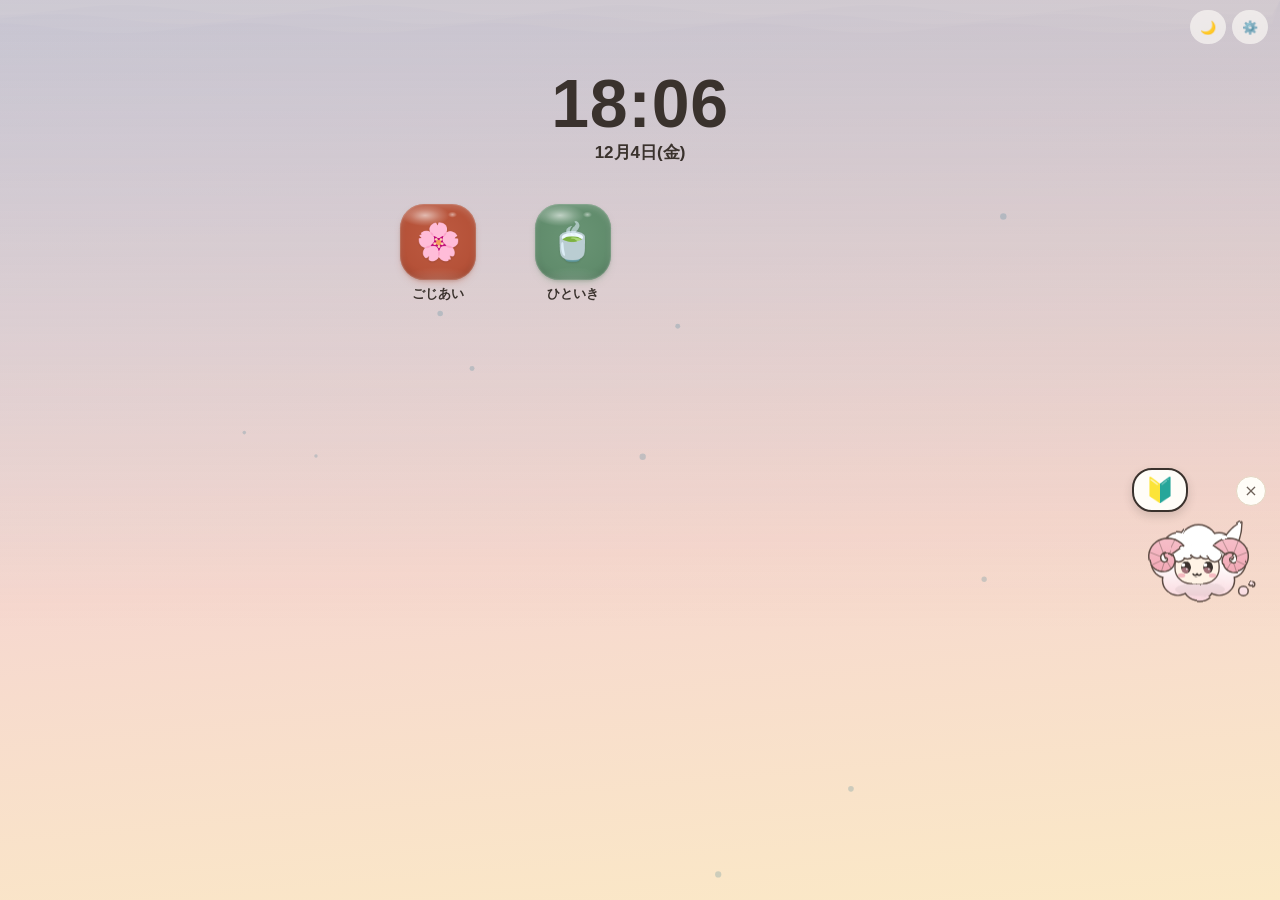
<file: index.html>
<!doctype html>
<html lang="ja">
<head>
<meta charset="utf-8">
<meta name="viewport" content="width=device-width, initial-scale=1, viewport-fit=cover, interactive-widget=resizes-content">
<title>ぬくまど</title>
<meta name="description" content="ぬくまど — じぶんを いたわる ホーム画面(体験版)。記録は この ブラウザの 中だけに 残ります。">
<link rel="manifest" href="manifest.webmanifest">
<link rel="icon" href="icon.svg">
<link rel="stylesheet" href="common.css">
<link rel="stylesheet" href="lite/lite.css">
<link rel="stylesheet" href="widget.css">
<link rel="stylesheet" href="tut.css">
</head>
<body class="home">
<main>
 <div class="clock" id="clock"></div>
 <div id="wg"></div>
 <div class="grid" id="grid" style="padding-bottom:84px"></div>
</main>
<script src="lite/defaults.js"></script>
<script src="lite/api.js"></script>
<script src="common.js"></script>
<script src="lite/after.js"></script>
<script>
G.home(G.$("grid"));
</script>
<script src="widget.js"></script>
<script>
GW.mount(G.$("wg"));
</script>
<script src="aquarium.js"></script>
<script src="tut.js"></script>
</body>
</html>
</file>
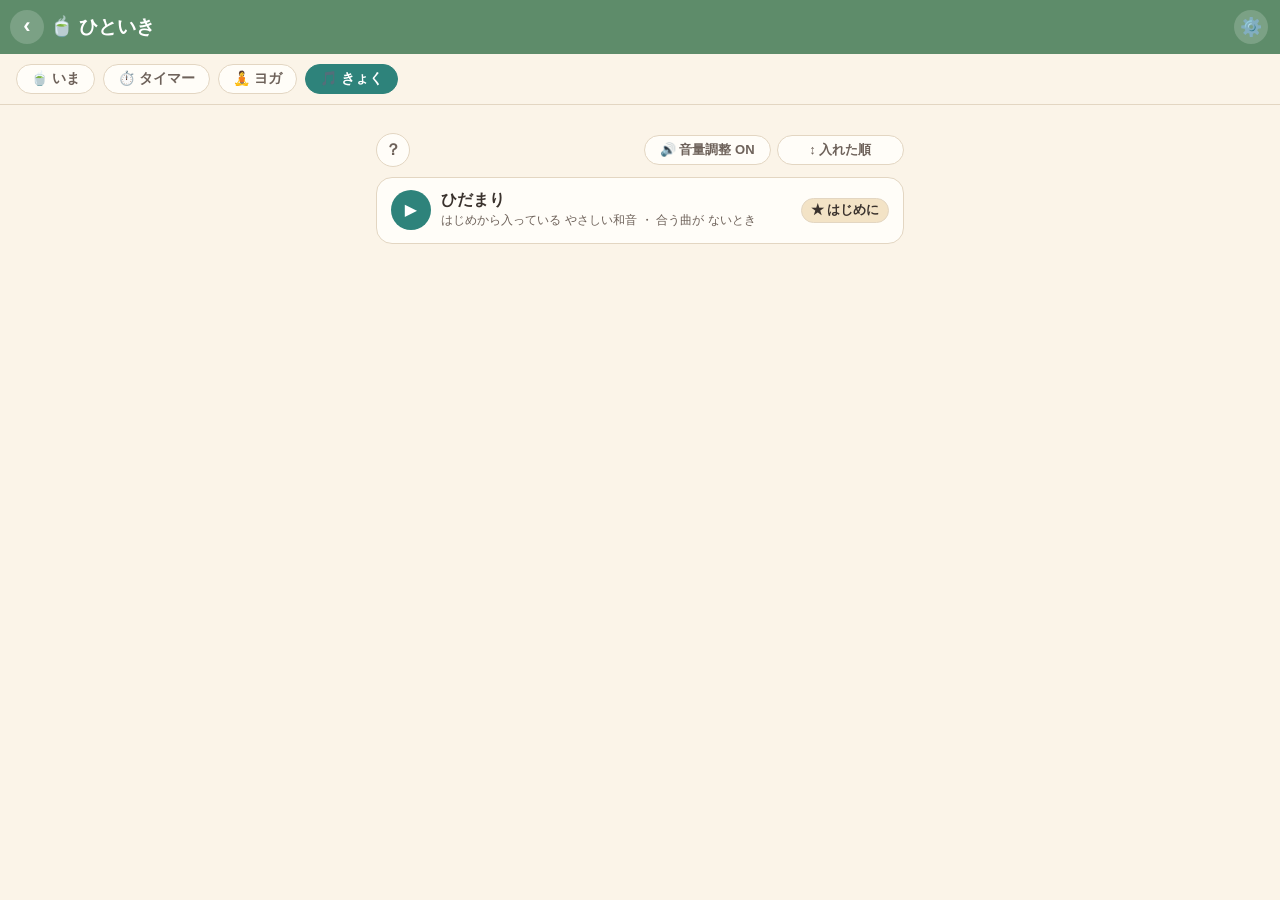
<file: hitoiki-kyoku.html>
<!doctype html>
<html lang="ja">
<head>
<meta charset="utf-8">
<meta name="viewport" content="width=device-width, initial-scale=1, viewport-fit=cover, interactive-widget=resizes-content">
<title>きょく — ひといき</title>
<link rel="icon" href="icon.svg">
<link rel="stylesheet" href="common.css">
<link rel="stylesheet" href="lite/lite.css">
<link rel="stylesheet" href="hitoiki.css">
<style>
.kr {
  display: flex;
  align-items: center;
  gap: 10px;
  padding: 10px 0;
  border-bottom: 1px solid var(--line);
}
.kr:last-child {
  border-bottom: 0;
}
.kr .pl {
  flex: none;
  width: 40px;
  height: 40px;
  border-radius: 50%;
  background: var(--teal);
  color: #fff;
  font-size: 16px;
}
:root[data-theme="dark"] .kr .pl {
  color: #16302d;
}
.kr .tx {
  flex: 1;
  min-width: 0;
}
.kr .n {
  font: 700 15.5px var(--head);
  overflow-wrap: anywhere;
}
.kr .m {
  font-size: 12px;
  color: var(--sub);
}
.kr .sm {
  flex: none;
  border: 1.5px solid var(--line);
  border-radius: 999px;
  padding: 3px 9px;
  font: 700 12.5px var(--head);
  color: var(--sub);
  background: var(--card);
}
.kr .sm.on {
  background: var(--gold-soft);
  color: var(--ink);
}
dialog.ui input.big {
  margin-top: 4px;
}
dialog.ui .chips {
  display: flex;
  flex-wrap: wrap;
  gap: 6px;
  margin: 4px 0 2px;
}
dialog.ui .chips button {
  border: 1.5px solid var(--line);
  background: var(--card);
  border-radius: 999px;
  padding: 7px 12px;
  font: 700 14px var(--head);
  color: var(--sub);
}
dialog.ui .chips button.on {
  background: var(--teal);
  border-color: var(--teal);
  color: #fff;
}
dialog.ui .chips button.del {
  background: var(--card);
  border-color: var(--acc);
  color: var(--acc-d);
  text-decoration: line-through;
}
:root[data-theme="dark"] dialog.ui .chips button.on {
  color: #16302d;
}
dialog.ui .src {
  font-size: 12.5px;
  color: var(--sub);
  margin-top: 6px;
  overflow-wrap: anywhere;
}
dialog.ui .src a {
  color: var(--teal);
  font-weight: 700;
  text-decoration: none;
}
dialog.ui .src:empty {
  display: none;
}
dialog.ui .note {
  font-size: 12.5px;
  color: var(--sub);
  margin: 0 0 6px;
}
dialog.ui .dhq {
  display: flex;
  align-items: center;
  justify-content: space-between;
  gap: 8px;
}
dialog.ui .q,
.ksort {
  flex: none;
  border: 1.5px solid var(--line);
  background: var(--card);
  border-radius: 999px;
  font: 700 13px var(--head);
  color: var(--sub);
}
dialog.ui .q {
  width: 30px;
  height: 30px;
  padding: 0;
}
dialog.ui .r {
  margin-top: 14px;
}
.khd {
  display: flex;
  align-items: center;
  justify-content: space-between;
  gap: 8px;
  margin: 14px 0 10px;
}
.khlp {
  flex: none;
  width: 34px;
  height: 34px;
  border-radius: 50%;
  border: 1.5px solid var(--line);
  background: var(--card);
  font: 800 16px var(--head);
  color: var(--sub);
  padding: 0;
}
.khlp.on {
  background: var(--teal-soft);
  border-color: transparent;
  color: var(--ink);
}
.khelp {
  background: var(--card);
  border: 1.5px solid var(--line);
  border-radius: 16px;
  padding: 10px 14px;
  margin: 0 0 10px;
  font-size: 13.5px;
  line-height: 1.7;
}
.khd h2 {
  margin: 0;
}
.kbtn {
  gap: 6px;
}
.kr {
  -webkit-user-select: none;
  user-select: none;
  -webkit-touch-callout: none;
}
.kr.sel {
  cursor: pointer;
}
details.karc {
  margin-top: 14px;
}
details.karc summary {
  font: 700 13.5px var(--head);
  color: var(--sub);
  cursor: pointer;
  padding: 6px 2px;
}
details.karc .kr .tx {
  opacity: 0.75;
}
.kr.pk {
  background: var(--teal-soft);
  margin: 0 -14px;
  padding-left: 14px;
  padding-right: 14px;
}
.kr .ck {
  flex: none;
  width: 28px;
  height: 28px;
  border-radius: 50%;
  border: 1.5px solid var(--line);
  background: var(--card);
  display: flex;
  align-items: center;
  justify-content: center;
  font: 800 15px var(--head);
  color: var(--teal);
}
.kr.pk .ck {
  background: var(--teal);
  border-color: var(--teal);
  color: #fff;
}
#kbar {
  position: fixed;
  left: 0;
  right: 0;
  bottom: 0;
  z-index: 15;
  background: var(--card);
  border-top: 1.5px solid var(--line);
  padding: 10px max(16px, env(safe-area-inset-left)) calc(10px + env(safe-area-inset-bottom));
  display: flex;
  flex-direction: column;
  gap: 8px;
  box-shadow: 0 -6px 20px rgba(0, 0, 0, 0.06);
}
#kbar .kr1,
#kbar .kr2 {
  display: flex;
  gap: 8px;
  align-items: center;
  max-width: 560px;
  width: 100%;
  margin: 0 auto;
}
#kbar .kn {
  flex: 1;
  font: 700 14px var(--head);
  color: var(--sub);
}
#kbar button {
  border: 1.5px solid var(--line);
  background: var(--card);
  border-radius: 999px;
  padding: 8px 12px;
  font: 700 13.5px var(--head);
  color: var(--ink);
  white-space: nowrap;
}
#kbar .kr2 button {
  flex: 1;
  padding: 11px 8px;
}
#kbar button.on {
  background: var(--teal);
  border-color: var(--teal);
  color: #fff;
}
:root[data-theme="dark"] #kbar button.on,
:root[data-theme="dark"] .kr.pk .ck {
  color: #16302d;
}
body:has(#kbar) main {
  padding-bottom: 130px;
}
.ksort {
  display: grid;
  padding: 5px 12px;
  text-align: center;
  white-space: nowrap;
}
.ksort span {
  grid-area: 1/1;
}
.ksort span.off {
  visibility: hidden;
}
.kbtn {
  display: grid;
  grid-auto-flow: column;
  grid-auto-columns: 1fr;
  min-width: 0;
} /* 2 つの ボタンは 同じ幅(長いほうに そろう) */
dialog.ui .or {
  display: flex;
  align-items: center;
  gap: 8px;
  color: var(--mute);
  font-size: 12.5px;
  margin: 14px 0 8px;
}
dialog.ui .or::before,
dialog.ui .or::after {
  content: "";
  flex: 1;
  border-top: 1px solid var(--line);
}
dialog.ui .file {
  width: 100%;
  border: 1.5px solid var(--line);
  background: var(--card);
  border-radius: 999px;
  padding: 10px;
  font: 700 14.5px var(--head);
  color: var(--ink);
}
.sites a {
  display: flex;
  align-items: center;
  gap: 10px;
  padding: 10px 0;
  border-bottom: 1px solid var(--line);
  color: var(--ink);
  text-decoration: none;
}
.sites a:last-child {
  border-bottom: 0;
}
.sites .tx {
  flex: 1;
  min-width: 0;
}
.sites .n {
  font: 700 15px var(--head);
}
.sites .m {
  font-size: 12px;
  color: var(--sub);
}
.sites .tag {
  flex: none;
  font: 700 11.5px var(--head);
  border-radius: 999px;
  padding: 2px 8px;
  background: var(--teal-soft);
  color: var(--ink);
}
.sites .tag.f {
  background: var(--gold-soft);
}
.sites .go {
  flex: none;
  color: var(--mute);
}
</style>
</head>
<body>
<main id="m"></main>
<input type="file" id="pick" accept="audio/*,.mp3,.m4a,.ogg,.wav,.flac" multiple hidden>
<script src="lite/defaults.js"></script>
<script src="lite/api.js"></script>
<script src="common.js"></script>
<script src="lite/after.js"></script>
<script src="bgm.js"></script>
<script>
// 🎵 きょく: タイマー(と ほかのアプリ)で流す曲を 入れる・名前を変える・けす・ためしに聞く・はじめに流す曲(★)を決める。apps/bgm.py・web/bgm.js
const {$, el} = G;
let playing = null,
  busy = false,
  picked = null,
  arcOpen = false,
  helpOpen = false; // picked: 長押しで えらんでいる曲の id(Set)。null = ふつう
async function post(body) {
  const r = await fetch("api/bgm", {method: "POST", headers: {"Content-Type": "application/json"}, body: JSON.stringify(body)});
  const j = await r.json();
  if (!r.ok) throw new Error(j.error || "できませんでした");
  return j;
}
// ならび: 押すたびに 入れた順 → なまえ → きぶん(しずか → 上げる)→ 長さ。この端末で 覚える
const SK = "gojiai-kyoku-sort",
  mo = t => (t.mood && t.mood.length ? t.mood[0] : 9);
const SORTS = [
  ["ts", "入れた順", a => a],
  ["n", "なまえ", a => [...a].sort((x, y) => x.n.localeCompare(y.n, "ja"))],
  ["mood", "きぶん", a => [...a].sort((x, y) => mo(x) - mo(y))],
  ["dur", "長さ", a => [...a].sort((x, y) => (x.dur || 0) - (y.dur || 0))],
];
function sortKey() {
  try {
    return localStorage.getItem(SK) || "ts";
  } catch (e) {
    return "ts";
  }
}
function setSort(k) {
  try {
    localStorage.setItem(SK, k);
  } catch (e) {}
}
function draw() {
  const m = $("m");
  m.textContent = "";
  const D = BGM.data,
    box = el("div", "box");
  box.style.padding = "2px 14px";
  const so = SORTS.find(x => x[0] === sortKey()) || SORTS[0],
    [hd, ...rest] = BGM.tracks(); // ひだまり は いつも 上
  for (const t of [hd, ...so[2](rest)]) {
    const r = el("div", "kr"),
      pl = el("button", "pl", playing === t.id ? "⏸" : "▶"),
      tx = el("div", "tx");
    pl.setAttribute("aria-label", playing === t.id ? "とめる" : "ためしに聞く");
    pl.onclick = () => {
      if (playing === t.id) {
        BGM.stop();
        playing = null;
      } else {
        BGM.play(t.id);
        playing = t.id;
      }
      draw();
    };
    tx.append(
      el("div", "n", t.n),
      el("div", "m", t.id === "hidamari" ? (t.use && t.use.length ? when(t) : "はじめから入っている やさしい和音 ・ 合う曲が ないとき") : when(t)),
    );
    const first = (D.first || "hidamari") === t.id,
      st = el("button", "sm" + (first ? " on" : ""), first ? "★ はじめに" : "☆");
    st.setAttribute("aria-label", "はじめに 流す曲にする");
    st.onclick = async () => {
      if (first) return;
      try {
        Object.assign(D, await post({first: t.id}));
        G.toast("はじめに 流す曲にしました");
        draw();
      } catch (e) {
        G.toast(e.message);
      }
    };
    r.append(pl, tx, st);
    tx.onclick = () => setDlg(t); // ひだまり も せってい できる(けせない)
    if (t.id !== "hidamari") {
      const dl = el("button", "sm", "📦");
      dl.setAttribute("aria-label", "しまう");
      dl.onclick = () => arc([t.id], true);
      r.append(dl);
    }
    if (picked) {
      // えらんでいる間: 押すと えらぶ・外す。右に ✓
      r.classList.add("sel");
      r.classList.toggle("pk", picked.has(t.id));
      st.hidden = true;
      r.querySelectorAll(".sm").forEach(b => (b.hidden = true));
      r.append(el("span", "ck", picked.has(t.id) ? "✓" : ""));
      tx.onclick = r.onclick = ev => {
        if (ev.target.closest(".pl")) return;
        picked.has(t.id) ? picked.delete(t.id) : picked.add(t.id);
        if (!picked.size) picked = null;
        draw();
      };
    } else
      longPress(r, () => {
        picked = new Set([t.id]);
        draw();
      });
    box.append(r);
  }
  const head = el("div", "khd"),
    sb = stackBtn(
      SORTS.map(x => `↕ ${x[1]}`),
      SORTS.indexOf(so),
    ),
    nb = stackBtn(["🔊 音量調整 ON", "🔈 音量調整 OFF"], D.norm !== false ? 0 : 1),
    hb = el("div", "kbtn");
  nb.setAttribute("aria-label", "音の大きさを そろえる");
  nb.onclick = async () => {
    try {
      Object.assign(D, await post({norm: D.norm === false}));
      await BGM.load();
      G.toast(D.norm !== false ? "音の大きさを そろえて 流します" : "曲の もとの 大きさで 流します");
      draw();
    } catch (e) {
      G.toast(e.message);
    }
  };
  const [qb, qt] = HK_help();
  hb.append(nb, sb);
  head.append(qb, hb); // 見出しは 出さない(上の帯に「きょく」)。左に ？、右に 🔊・↕
  sb.setAttribute("aria-label", "ならびを かえる");
  sb.onclick = () => {
    setSort(SORTS[(SORTS.indexOf(so) + 1) % SORTS.length][0]);
    draw();
  };
  m.append(head, qt, box);
  const ar = D.songs.filter(t => t.arc); // 📦 しまった曲: たたんで 下に。もどす・けす(けすは たしかめる)
  if (ar.length) {
    const dt = el("details", "karc"),
      sm = el("summary", null, `📦 しまった曲(${ar.length})`),
      ab = el("div", "box");
    ab.style.padding = "2px 14px";
    dt.open = arcOpen;
    dt.ontoggle = () => {
      arcOpen = dt.open;
    };
    for (const t of ar) {
      const r = el("div", "kr"),
        tx = el("div", "tx"),
        bk = el("button", "sm", "↩ もどす"),
        dl = el("button", "sm", "🗑");
      tx.append(el("div", "n", t.n), el("div", "m", when(t)));
      bk.onclick = () => arc([t.id], false);
      dl.setAttribute("aria-label", "けす");
      dl.onclick = () => delDlg(t);
      r.append(tx, bk, dl);
      ab.append(r);
    }
    dt.append(sm, ab);
    m.append(dt);
  }
  m.append(el("h2", null, "🔗 フリーの曲を さがす"), sites());
  let fab = $("fab");
  if (!fab) {
    fab = el("button", null, "＋");
    fab.id = "fab";
    fab.setAttribute("aria-label", "曲を入れる");
    document.body.append(fab);
  }
  fab.onclick = () => {
    if (!busy) addDlg();
  };
  fab.hidden = !!picked;
  bar();
}
async function arc(ids, on) {
  // 📦 しまう / ↩ もどす(ファイルは のこす。しまった曲は タイマーで 流さない)
  try {
    for (const id of ids) {
      if (on && playing === id) {
        BGM.stop();
        playing = null;
      }
      await post({arc: id, on});
    }
    await BGM.load();
    picked = null;
    G.toast(on ? `${ids.length > 1 ? ids.length + " 曲 " : ""}しまいました(下の 📦 から もどせます)` : "もどしました");
    draw();
  } catch (e) {
    G.toast(e.message);
  }
}
function stackBtn(labels, k) {
  // 字を ぜんぶ 重ねて置き、いまの 1 つだけ 見せる → 幅は いちばん長い字。押して 字が かわっても 動かない・はみ出さない
  const b = el("button", "ksort");
  labels.forEach((t, i) => {
    const sp = el("span", i === k ? "" : "off", t);
    if (i !== k) sp.setAttribute("aria-hidden", "true");
    b.append(sp);
  });
  return b;
}
function longPress(r, fn) {
  // 0.45 秒 押したままで fn。動かしたら(スクロール)やめる。ボタンの上からは しない
  let tm = null,
    x0 = 0,
    y0 = 0,
    fired = false;
  r.addEventListener("pointerdown", ev => {
    if (ev.target.closest("button")) return;
    fired = false;
    x0 = ev.clientX;
    y0 = ev.clientY;
    tm = setTimeout(() => {
      fired = true;
      tm = null;
      if (navigator.vibrate) navigator.vibrate(15);
      fn();
    }, 450);
  });
  const stop = () => {
    clearTimeout(tm);
    tm = null;
  };
  r.addEventListener("pointermove", ev => {
    if (tm && Math.hypot(ev.clientX - x0, ev.clientY - y0) > 10) stop();
  });
  r.addEventListener("pointerup", stop);
  r.addEventListener("pointercancel", stop);
  r.addEventListener(
    "click",
    ev => {
      if (fired) {
        ev.stopPropagation();
        ev.preventDefault();
        fired = false;
      }
    },
    true,
  ); // 長押しの あとの クリックで せっていを 開かない
  r.addEventListener("contextmenu", ev => ev.preventDefault());
}
function bar() {
  // えらんでいる間の 下の バー: まとめて きめる・✨ きぶんを 自動で・ぜんぶ・やめる
  let b = $("kbar");
  if (b) b.remove();
  if (!picked) return;
  b = el("div");
  b.id = "kbar";
  const all = BGM.tracks().map(t => t.id),
    n = el("div", "kn", `${picked.size} 曲 えらんでいます`);
  const ed = el("button", "on", "✏️ まとめて きめる"),
    au = el("button", null, "✨ きぶんを 自動で"),
    al = el("button", null, picked.size === all.length ? "ぜんぶ 外す" : "ぜんぶ"),
    no = el("button", null, "やめる");
  ed.onclick = () => bulkDlg([...picked]);
  au.onclick = () => autoMood([...picked].filter(id => id !== "hidamari"));
  al.onclick = () => {
    picked = picked.size === all.length ? null : new Set(all);
    draw();
  };
  no.onclick = () => {
    picked = null;
    draw();
  };
  const ac = el("button", null, "📦 しまう");
  ac.onclick = () => {
    const ids = [...picked].filter(id => id !== "hidamari");
    if (ids.length) arc(ids, true);
    else G.toast("ひだまり は しまえません");
  };
  const r1 = el("div", "kr1"),
    r2 = el("div", "kr2");
  r1.append(n, al, no);
  r2.append(ed, au, ac);
  b.append(r1, r2);
  document.body.append(b);
}
async function autoMood(ids) {
  // ✨ 音から おしはかって きぶんを 付け直す(1 曲 20〜30 秒。うしろで。終わったら 一覧が 変わる)
  if (!ids.length) {
    G.toast("ひだまり は 音の ファイルが ないので しらべられません");
    return;
  }
  try {
    await post({auto: ids});
  } catch (e) {
    G.toast(e.message);
    return;
  }
  picked = null;
  draw();
  G.toast(`${ids.length} 曲の きぶんを しらべています…(しばらく かかります)`);
  const at = id => {
      const s = BGM.data.songs.find(x => x.id === id);
      return s && s.auto ? s.auto.at : null;
    },
    before = Object.fromEntries(ids.map(id => [id, at(id)]));
  for (let i = 0; i < ids.length * 4 + 6; i++) {
    // 10 秒ごとに 見て、ぜんぶ しらべ終わったら おわり
    await new Promise(r => setTimeout(r, 10000));
    await BGM.load();
    if (!document.querySelector("dialog[open]")) draw();
    if (ids.every(id => at(id) && at(id) !== before[id])) break;
  }
  G.toast("きぶんを 付けました");
}
function bulkDlg(ids) {
  // ✏️ まとめて: どのタイマー・どういうとき は 押すたびに ＋ 足す → − 外す → さわらない(いまの 印は のこる)。きぶん は 1 つ えらぶと ぜんぶ それに
  const dlg = el("dialog", "ui"),
    f = el("form"),
    act = {use: new Map(), lv: new Map()};
  let mood = null;
  const tri = (key, list) => {
    const c = el("div", "chips");
    for (const [v, e, n] of list) {
      const b = el("button", "", `${e} ${n}`);
      b.type = "button";
      b.onclick = () => {
        const k = act[key].get(v),
          nx = k === "add" ? "del" : k === "del" ? null : "add";
        nx ? act[key].set(v, nx) : act[key].delete(v);
        b.className = nx === "add" ? "on" : nx === "del" ? "del" : "";
        b.textContent = (nx === "add" ? "＋ " : nx === "del" ? "− " : "") + `${e} ${n}`;
      };
      c.append(b);
    }
    return c;
  };
  const mc = el("div", "chips");
  for (const [v, e, n] of MOODS) {
    const b = el("button", "", `${e} ${n}`);
    b.type = "button";
    b.onclick = () => {
      mood = mood === v ? null : v;
      mc.querySelectorAll("button").forEach((x, i) => x.classList.toggle("on", MOODS[i][0] === mood));
    };
    mc.append(b);
  }
  const ok = el("button", "ok", "まとめて きめる"),
    no = el("button", "no", "やめる"),
    acts = el("div", "r");
  no.type = "button";
  no.onclick = () => dlg.close();
  f.onsubmit = async ev => {
    ev.preventDefault();
    if (!act.use.size && !act.lv.size && mood === null) {
      dlg.close();
      return;
    }
    ok.disabled = true;
    const ts = BGM.tracks(),
      order = {use: USE.map(x => x[0]), lv: LVS.map(x => x[0])};
    try {
      for (const id of ids) {
        const t = ts.find(x => x.id === id);
        if (!t) continue;
        const body = {rename: id};
        for (const k of ["use", "lv"]) {
          if (!act[k].size) continue;
          const cur = new Set(t[k] || []);
          for (const [v, a] of act[k]) a === "add" ? cur.add(v) : cur.delete(v);
          body[k] = order[k].filter(v => cur.has(v));
        }
        if (mood !== null) body.mood = [mood];
        await post(body);
      }
      await BGM.load();
      dlg.close();
      picked = null;
      G.toast(`${ids.length} 曲 きめました`);
      draw();
    } catch (e) {
      ok.disabled = false;
      G.toast(e.message);
    }
  };
  acts.append(no, ok);
  f.append(
    el("div", "dh", `${ids.length} 曲を まとめて`),
    el("div", "note", "押すたびに ＋ 足す → − 外す → さわらない。いまの 印は のこります。きぶん は えらぶと ぜんぶ それに"),
    el("div", "lb", "どのタイマーで 流す"),
    tri("use", USE),
    el("div", "lb", "どういうとき"),
    tri("lv", LVS),
    el("div", "lb", "きぶん(1 つ)"),
    mc,
    acts,
  );
  dlg.append(f);
  dlg.onclose = () => dlg.remove();
  document.body.append(dlg);
  dlg.showModal();
}
// フリーの曲の サイト。url = 曲の ページの URL を はると 入る。file = ダウンロードして「ファイルから」
const SITES = [
  {n: "魔王魂", u: "https://maou.audio/", m: "ピアノ・アコースティック・ヒーリング など", k: "url"},
  {n: "甘茶の音楽工房", u: "https://amachamusic.chagasi.com/", m: "やさしい ピアノ・オルゴール", k: "url"},
  {n: "BGMer", u: "https://bgmer.net/", m: "ゆったり・カフェ・ヒーリング", k: "url"},
  {n: "OpenTracks(旧 DOVA)", u: "https://opentracks.com/bgm", m: "曲が とても多い。ダウンロードは サイトの ボタンから", k: "file"},
  {n: "OtoLogic", u: "https://otologic.jp/free/bgm/", m: "ヒーリング・環境音", k: "file"},
  {n: "Pixabay Music", u: "https://pixabay.com/music/", m: "ローファイ・アンビエント(英語のサイト)", k: "file"},
];
function sites() {
  const box = el("div", "box sites");
  box.style.padding = "2px 14px";
  for (const x of SITES) {
    const a = el("a"),
      tx = el("div", "tx");
    a.href = x.u;
    a.target = "_blank";
    a.rel = "noopener";
    tx.append(el("div", "n", x.n), el("div", "m", x.m));
    a.append(tx, el("span", "tag" + (x.k === "url" ? "" : " f"), x.k === "url" ? "URL で入る" : "ファイルで"), el("span", "go", "↗"));
    box.append(a);
  }
  return box;
}
function addDlg() {
  // ＋: 曲の ページ(か ファイル)の URL を はる / ファイルから えらぶ
  const dlg = el("dialog", "ui"),
    f = el("form"),
    inp = el("input", "big");
  inp.type = "url";
  inp.placeholder = "https://…";
  inp.inputMode = "url";
  inp.autocomplete = "off";
  const ok = el("button", "ok", "入れる"),
    no = el("button", "no", "やめる"),
    acts = el("div", "r");
  no.type = "button";
  no.onclick = () => dlg.close();
  const fb = el("button", "file", "📁 ファイルから えらぶ");
  fb.type = "button";
  fb.onclick = () => {
    dlg.close();
    $("pick").click();
  };
  f.onsubmit = async ev => {
    ev.preventDefault();
    const u = inp.value.trim();
    if (!u) {
      inp.focus();
      return;
    }
    ok.disabled = true;
    busy = true;
    G.toast("取ってきています…");
    try {
      const j = await post({url: u});
      await BGM.load();
      dlg.close();
      const t = j.songs.find(s => s.id === j.added);
      G.toast(`「${(t ? t.n : "曲").slice(0, 20)}」を 入れました`);
      draw();
    } catch (e) {
      ok.disabled = false;
      G.toast(e.message);
    }
    busy = false;
  };
  acts.append(no, ok);
  f.append(
    el("div", "dh", "曲を いれる"),
    el("div", "sub", "曲の ページか ファイルの URL を はってね(魔王魂・甘茶の音楽工房・BGMer など)"),
    inp,
    acts,
    el("div", "or", "または"),
    fb,
  );
  dlg.append(f);
  dlg.onclose = () => dlg.remove();
  document.body.append(dlg);
  dlg.showModal();
}
function HK_help() {
  // 左上の ？: 押すと つかいかた を 出す・しまう(描き直しても 覚えている)
  const hb = el("button", "khlp", "？"),
    ht = el("div", "sub khelp");
  ht.innerHTML = [
    "＋ で 曲の ページの URL(「URL で入る」の サイト)か ファイルを 入れる。入れた曲は 🎵 1曲ぶん に入り、きぶん は 音から おしはかって 付きます",
    "名前を押すと せってい: どのタイマーで・どういうとき(🌙 ☁️ ☀️ = いまの げんき)・きぶん(1 🫧 〜 5 🔥 = ⏱️ タイマー の きょうの きぶん)",
    "長押しで えらぶ → 下の バーで まとめて きめる・きぶんを 自動で・📦 しまう",
    "📦 しまった曲は 下に。もどす か けす。★ の曲が タイマーで はじめに 流れます",
    "🔊 音量調整 ON で 曲ごとの 音の大きさを そろえます。曲は この PC の中だけ。使う前に その サイトの 決まりを 見てね",
    "🖥️ 長さ・音量調整 には PC に ffmpeg、きぶんの 自動 には librosa が 要ります(無いと その 2 つだけ 出ません。入れかたは docs/setup.md)",
  ]
    .map(x => "・" + x)
    .join("<br>");
  ht.hidden = !helpOpen;
  hb.classList.toggle("on", helpOpen);
  hb.setAttribute("aria-label", "つかいかた");
  hb.onclick = () => {
    helpOpen = !helpOpen;
    ht.hidden = !helpOpen;
    hb.classList.toggle("on", helpOpen);
  };
  return [hb, ht];
}
// どのタイマーで・どういうとき(タイマーを えらばないと 流さない。どういうとき を えらばないと いつでも)。ひといき の タイマーは これに 合う曲から 流す
const USE = [
  ["brush", "🪥", "歯みがき"],
  ["yoga", "🧘", "ヨガ"],
  ["breath", "🌬️", "呼吸"],
  ["song", "🎵", "1曲ぶん"],
];
const LVS = [
  [0, "🌙", "ぐったり"],
  [1, "☁️", "ふつう"],
  [2, "☀️", "げんき"],
];
const MOODS = [
  [1, "🫧", "1 しずかに"],
  [2, "🌿", "2 落ち着く"],
  [3, "🍃", "3 ふつう"],
  [4, "🌤️", "4 ちょっと上げる"],
  [5, "🔥", "5 テンション上げる"],
]; // ⏱️ タイマー と同じ
function when(t) {
  // 一覧の 2 行目: 長さ ・ どのタイマー ・ どういうとき
  const u = USE.filter(x => (t.use || []).includes(x[0]))
      .map(x => x[1])
      .join(""),
    l =
      LVS.filter(x => (t.lv || []).includes(x[0]))
        .map(x => x[1])
        .join("") +
      MOODS.filter(x => (t.mood || []).includes(x[0]))
        .map(x => x[1])
        .join("");
  const len = t.dur ? `${Math.floor(t.dur / 60)}:${String(t.dur % 60).padStart(2, "0")}` : "";
  return [len, u ? `${u} ・ ${l || "いつでも"}` : "タイマーでは 流さない"].filter(Boolean).join(" ・ ");
}
function setDlg(t) {
  // 曲の せってい: 名前・どのタイマーで・どういうとき
  const dlg = el("dialog", "ui"),
    f = el("form"),
    inp = el("input", "big");
  inp.value = t.n;
  inp.maxLength = 60;
  const sel = {use: new Set(t.use || []), lv: new Set(t.lv || []), mood: new Set(t.mood || [])};
  if (sel.mood.size > 1) sel.mood = new Set([[...sel.mood][0]]); // きぶん は 1 つだけ(前に 2 つ 付けた曲は はじめの 1 つ)
  const chips = (key, list, one) => {
    // one: 1 つだけ えらぶ(もう一度 押すと 外す)
    const c = el("div", "chips");
    for (const [v, e, n] of list) {
      const b = el("button", sel[key].has(v) ? "on" : "", `${e} ${n}`);
      b.type = "button";
      b.onclick = () => {
        const had = sel[key].has(v);
        if (one) sel[key].clear();
        had ? sel[key].delete(v) : sel[key].add(v);
        c.querySelectorAll("button").forEach((x, i) => x.classList.toggle("on", sel[key].has(list[i][0])));
      };
      c.append(b);
    }
    return c;
  };
  const ok = el("button", "ok", "きめる"),
    no = el("button", "no", "やめる"),
    acts = el("div", "r");
  no.type = "button";
  no.onclick = () => dlg.close();
  f.onsubmit = async ev => {
    ev.preventDefault();
    ok.disabled = true;
    try {
      Object.assign(BGM.data, await post({rename: t.id, n: inp.value, use: [...sel.use], lv: [...sel.lv], mood: [...sel.mood]}));
      await BGM.load();
      dlg.close();
      G.toast("きめました");
      draw();
    } catch (e) {
      ok.disabled = false;
      G.toast(e.message);
    }
  };
  acts.append(no, ok);
  const dh = el("div", "dh dhq", "曲の せってい"),
    q = el("button", "q", "？"),
    note = el(
      "div",
      "note",
      "タイマーを えらばないと 流しません。どういうとき・きぶん は えらばないと いつでも。きぶん は 入れたとき 音から おしはかって 付けます(ちがったら 直してね)",
    );
  q.type = "button";
  q.setAttribute("aria-label", "せつめい");
  note.hidden = true;
  q.onclick = () => {
    note.hidden = !note.hidden;
  };
  dh.append(q);
  const src = el("div", "src");
  if (t.src) {
    const a = el("a", null, "🔗 もとのページを ひらく ↗");
    a.href = t.src;
    a.target = "_blank";
    a.rel = "noopener";
    src.append(a);
  }
  if (t.id === "hidamari") src.append(el("span", null, "その場で作る 和音。タイマーを えらばないと、合う曲が ないときに 流れます"));
  f.append(
    dh,
    note,
    el("div", "lb", "なまえ"),
    inp,
    src,
    el("div", "lb", "どのタイマーで 流す"),
    chips("use", USE),
    el("div", "lb", "どういうとき(いくつでも)"),
    chips("lv", LVS),
    el("div", "lb", "きぶん(1 つ)"),
    chips("mood", MOODS, true),
    acts,
  );
  dlg.append(f);
  dlg.onclose = () => dlg.remove();
  document.body.append(dlg);
  dlg.showModal();
}
function delDlg(t) {
  // 曲のファイルごと けすので、押す前に 1 回 たしかめる
  const dlg = el("dialog", "ui"),
    ok = el("button", "ok", "けす"),
    no = el("button", "no", "やめる"),
    acts = el("div", "r");
  no.onclick = () => dlg.close();
  ok.onclick = async () => {
    ok.disabled = true;
    try {
      if (playing === t.id) {
        BGM.stop();
        playing = null;
      }
      await post({del: t.id});
      await BGM.load();
      dlg.close();
      G.toast("けしました");
      draw();
    } catch (e) {
      ok.disabled = false;
      G.toast(e.message);
    }
  };
  acts.append(no, ok);
  dlg.append(
    el("div", "dh", `「${t.n.slice(0, 20)}」を けしますか?`),
    el("div", "sub", "曲のファイルも けします。もとに もどせません。もう一度 使うときは 入れ直してね。"),
    acts,
  );
  dlg.onclose = () => dlg.remove();
  document.body.append(dlg);
  dlg.showModal();
}
$("pick").onchange = async () => {
  const fs = [...$("pick").files];
  $("pick").value = "";
  if (!fs.length) return;
  busy = true;
  let ok = 0;
  for (const [i, f] of fs.entries()) {
    G.toast(fs.length > 1 ? `入れています… ${i + 1}/${fs.length}` : "入れています…");
    try {
      if (f.size > 30e6) throw new Error("30MB までの 曲にしてね");
      const r = await fetch("api/bgm", {
        method: "POST",
        headers: {"Content-Type": f.type || "audio/mpeg", "X-Name": encodeURIComponent(f.name)},
        body: f,
      });
      const j = await r.json();
      if (!r.ok) throw new Error(j.error || "入れられませんでした");
      ok++;
    } catch (e) {
      G.toast(`${f.name.slice(0, 16)}: ${e.message}`);
      await new Promise(r => setTimeout(r, 1800));
    }
  }
  busy = false;
  await BGM.load();
  draw();
  if (ok) G.toast(`${ok} 曲 入れました`);
};
addEventListener("pagehide", () => BGM.stop());
G.start("hitoiki-kyoku", () => {})
  .then(() => BGM.load())
  .then(draw);
G.gear(); // ⚙️ せってい を 帯の 右に
</script>
</body>
</html>
</file>
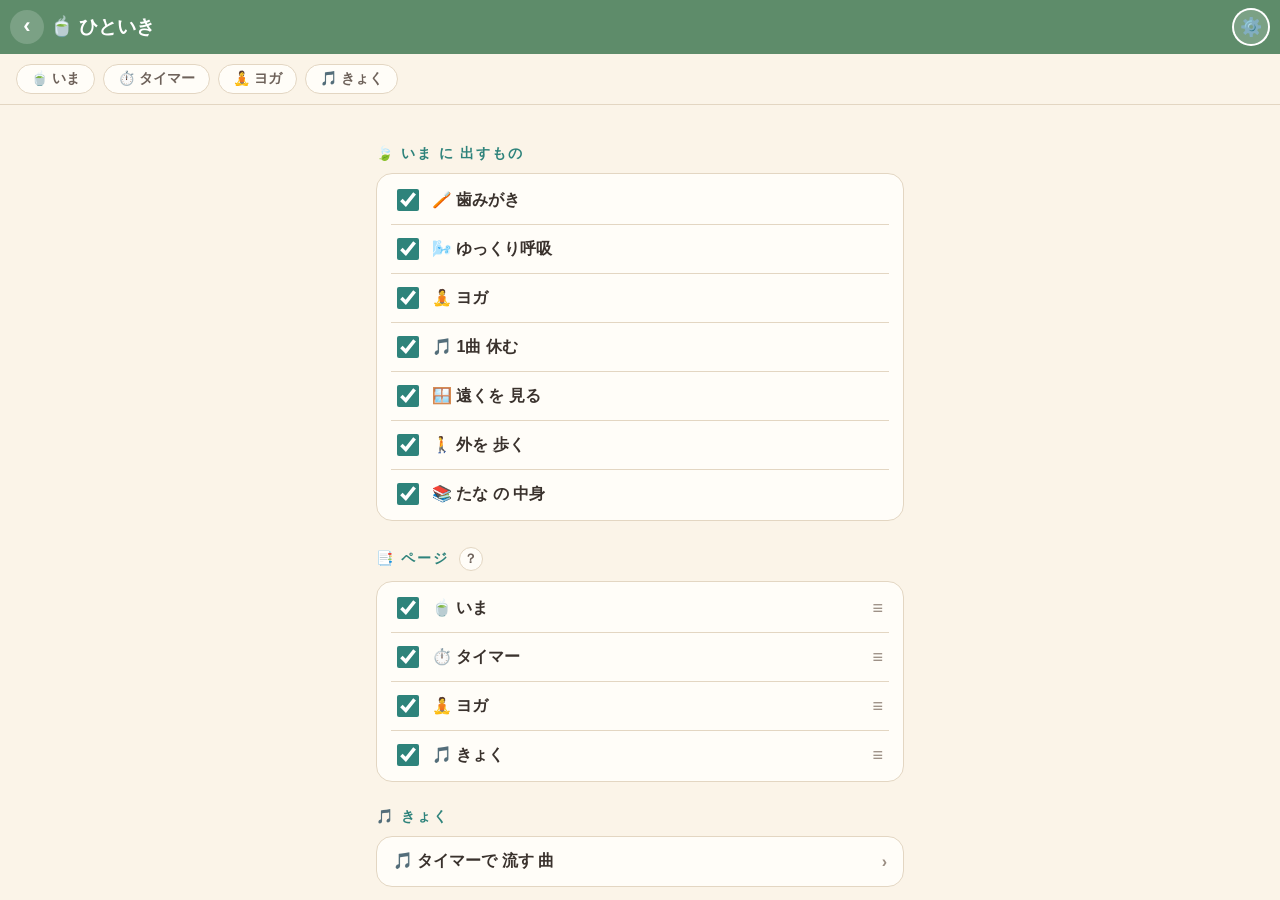
<file: hitoiki-settei.html>
<!doctype html>
<html lang="ja">
<head>
<meta charset="utf-8">
<meta name="viewport" content="width=device-width, initial-scale=1, viewport-fit=cover, interactive-widget=resizes-content">
<title>せってい — ひといき</title>
<link rel="icon" href="icon.svg">
<link rel="stylesheet" href="common.css">
<link rel="stylesheet" href="lite/lite.css">
<link rel="stylesheet" href="hitoiki.css">
<style>
.rw {
  display: flex;
  align-items: center;
  gap: 10px;
  padding: 10px 2px;
  border-bottom: 1px solid var(--line);
  font: 700 16px var(--head);
}
.rw:last-child {
  border-bottom: 0;
}
.rw input {
  width: 22px;
  height: 22px;
  accent-color: var(--teal);
  flex: none;
}
.rw span {
  flex: 1;
  min-width: 0;
}
.seg {
  display: flex;
  gap: 6px;
  flex-wrap: wrap;
  margin-top: 4px;
}
.seg button {
  flex: 1 1 0;
  border: 1.5px solid var(--line);
  border-radius: 999px;
  padding: 8px 10px;
  font: 700 14px var(--head);
  background: var(--card);
  color: var(--ink);
  white-space: nowrap;
}
.seg button.on {
  background: var(--teal);
  border-color: var(--teal);
  color: #fff;
}
:root[data-theme="dark"] .seg button.on {
  color: #16302d;
}
.rw .gr {
  flex: none;
  color: var(--mute);
  font-size: 18px;
  padding: 0 4px;
  touch-action: none;
} /* 長押しで つまむ しるし */
.rw.dragging {
  background: var(--card);
  box-shadow: 0 6px 18px rgba(0, 0, 0, 0.18);
  position: relative;
  z-index: 2;
  border-radius: 10px;
}
.hq {
  width: 24px;
  height: 24px;
  border-radius: 50%;
  border: 1.5px solid var(--line);
  background: var(--card);
  color: var(--sub);
  font: 800 13px var(--head);
  padding: 0;
  vertical-align: middle;
  margin-left: 4px;
}
h2 + .sub {
  margin: -4px 0 8px;
}
.golink {
  display: flex;
  align-items: center;
  gap: 10px;
  text-decoration: none;
  color: var(--ink);
  font: 700 16px var(--head);
}
.golink span {
  flex: 1;
}
.golink i {
  font-style: normal;
  color: var(--mute);
}
</style>
</head>
<body>
<main id="m"></main>
<script src="lite/defaults.js"></script>
<script src="lite/api.js"></script>
<script src="common.js"></script>
<script src="lite/after.js"></script>
<script src="bgm.js"></script>
<script src="hitoiki.js"></script>
<script>
// ⚙️ ひといき の せってい: いま に 出すもの・げんき の 決め方・🎵 きょく へ。押したら すぐ 覚える(apps/hitoiki.py の ui)
const {$, el} = G;
const KINDS = [
  ["brush", "🪥 歯みがき"],
  ["breath", "🌬️ ゆっくり呼吸"],
  ["yoga", "🧘 ヨガ"],
  ["song", "🎵 1曲 休む"],
  ["look", "🪟 遠くを 見る"],
  ["walk", "🚶 外を 歩く"],
  ["shelf", "📚 たな の 中身"],
];
async function save(u, msg) {
  const r = await HK.send({ui: u}, msg);
  if (r) {
    draw();
    HK.tabs(r.ui);
  }
}
function draw() {
  const m = $("m");
  m.textContent = "";
  if (!HK.D) {
    m.append(el("div", "empty", "つながりませんでした。Tailscale を見てください"));
    return;
  }
  const U = HK.D.ui || {off: [], genki: "auto"},
    off = new Set(U.off);
  // いま に 出すもの
  const b1 = el("div", "box");
  b1.style.padding = "2px 14px";
  for (const [k, n] of KINDS) {
    const l = el("label", "rw"),
      c = el("input");
    c.type = "checkbox";
    c.checked = !off.has(k);
    c.onchange = () => {
      c.checked ? off.delete(k) : off.add(k);
      save({off: [...off]}, c.checked ? `${n} を 出します` : `${n} は 出しません`);
    };
    l.append(c, el("span", null, n));
    b1.append(l);
  }
  m.append(el("h2", null, "🍃 いま に 出すもの"), b1);
  // ページ の 並び・出すか(長押しで つまんで 並べかえ。チェックを はずすと タブに 出さない)
  if (PAGES.length) {
    const T = U.tabs || {order: [], hide: []},
      hide = new Set(T.hide),
      at = id => {
        const i = T.order.indexOf(id);
        return i < 0 ? 1e6 : i;
      };
    const ps = PAGES.slice().sort((a, b) => at(a.id) - at(b.id) || PAGES.indexOf(a) - PAGES.indexOf(b));
    const b0 = el("div", "box");
    b0.style.padding = "2px 14px";
    const saveTabs = msg => save({tabs: {order: [...b0.querySelectorAll(".rw")].map(r => r.dataset.k), hide: [...hide]}}, msg);
    for (const p of ps) {
      const l = el("label", "rw"),
        c = el("input");
      c.type = "checkbox";
      c.checked = !hide.has(p.id);
      l.dataset.k = p.id;
      c.onchange = () => {
        c.checked ? hide.delete(p.id) : hide.add(p.id);
        saveTabs(c.checked ? `${p.e} ${p.t} を 出します` : `${p.e} ${p.t} は 出しません`);
      };
      l.append(c, el("span", null, `${p.e} ${p.t}`), el("span", "gr", "≡"));
      b0.append(l);
    }
    G.slide(b0, ".rw", () => saveTabs("並びを 覚えました"));
    const hd = el("h2", null, "📑 ページ "),
      hq = el("button", "hq", "？"),
      ht = el(
        "div",
        "sub",
        "タブに 出す ページと 並びです。行を 長押しすると つまめるので、上下に すべらせて はなすと 並びを 覚えます。チェックを はずすと タブに 出しません(⚙️ せってい は いつも 出ます)。",
      ); // ？ は 見出しの 右横
    hq.setAttribute("aria-label", "ページの せつめい");
    ht.hidden = !pgHelp;
    hq.onclick = () => {
      pgHelp = !pgHelp;
      ht.hidden = !pgHelp;
    };
    hd.append(hq);
    m.append(hd, ht, b0);
  }
  // げんき
  const b2 = el("div", "box"),
    seg = el("div", "seg");
  for (const [v, n] of [
    ["auto", "からだ から"],
    ["fix", "いつも びみょう"],
  ]) {
    const x = el("button", U.genki === v ? "on" : null, n);
    x.onclick = () => {
      if (U.genki !== v) save({genki: v}, "変えました");
    };
    seg.append(x);
  }
  b2.append(
    seg,
    el(
      "div",
      "sub",
      U.genki === "auto"
        ? "🫧 からだ の「いまの からだ」か ゆうべの ねむり から 決めます。いま の画面で 押すと その日だけ 変わります。"
        : "いつも ☁️ びみょう から はじめます。いま の画面で 押すと その日だけ 変わります。",
    ),
  );
  m.append(el("h2", null, "🌡️ げんき の 決めかた"), b2);
  // きょく
  const b3 = el("div", "box"),
    a = el("a", "golink");
  a.href = "hitoiki-kyoku.html";
  a.append(el("span", null, "🎵 タイマーで 流す 曲"), el("i", null, "›"));
  b3.append(a);
  m.append(el("h2", null, "🎵 きょく"), b3);
  m.append(HOW);
  drawLink();
}
/* 🔗 つなぎ方(🎙️ こえ)。前は こえ の ページに あった */
const HOW = el("details", "how");
HOW.id = "how";
HOW.innerHTML = `<summary>🔗 つなぎ方 <small>🎙️ こえ(ElevenLabs・VOICEVOX)</small></summary>
  <div class="sub">タイマーの 読み上げの 声は、1 回だけ 作って この PC に 置きます。下の どちらか 1 つ あれば 作れます。</div>
  <div class="box lk">
   <h3>ElevenLabs <span class="st" id="el-st"></span></h3>
   <div class="sub" id="el-now"></div>
   <div id="el-how">
    <ol>
     <li><a href="https://elevenlabs.io/app/settings/api-keys" target="_blank" rel="noopener">ElevenLabs の API キー</a> の ページを 開いて、キーを 作る</li>
     <li>出てきた キーを 下に 貼って「つなぐ」。ElevenLabs に 1 回 聞いて 確かめます</li>
    </ol>
    <input id="el-key" type="password" autocomplete="off" spellcheck="false" placeholder="API キー(sk_…)" aria-label="ElevenLabs の API キー">
    <button class="go" id="el-go" type="button">つなぐ</button>
   </div>
   <button class="soft" id="el-re" type="button" hidden>キーを 入れ直す</button>
   <button class="soft" id="el-off" type="button" hidden>ここに 入れた キーを 外す</button>
   <div class="sub">外の サービスです(月ごとに 使える 文字数が あります)。キーは この PC の <code>data/elevenlabs_key.json</code> に 置きます(ほかの 人は 読めません)。</div>
  </div>
  <div class="box lk">
   <h3>VOICEVOX <span class="st" id="vv-st"></span></h3>
   <div class="sub">この PC の 中だけで 声を 作ります(外へ 送らない・文字数も 使わない)。PC で VOICEVOX の エンジンが 動いて いれば、自動で つながります。</div>
   <div class="pc">🖥️ PC で: VOICEVOX の エンジンを <code>127.0.0.1:50021</code> で 動かして おく</div>
  </div>
  <div class="sub" style="margin-top:10px">声を えらぶ・作る のは <a href="hitoiki-koe.html">🎙️ こえ</a> の ページで。</div>`;
let LK = null,
  elEdit = false;
const kpost = async body =>
  (await fetch("api/hitoiki/koe", {method: "POST", headers: {"Content-Type": "application/json"}, body: JSON.stringify(body)})).json();
function drawLink() {
  const q = id => HOW.querySelector("#" + id);
  if (!LK) return;
  const e = q("el-st"),
    v = q("vv-st");
  e.textContent = LK.el ? "✓ 連携ずみ" : "まだ";
  e.className = "st" + (LK.el ? " ok" : "");
  v.textContent = LK.vv ? "✓ 動いて います" : "動いて いません";
  v.className = "st" + (LK.vv ? " ok" : "");
  q("el-now").textContent =
    LK.el === "pc" ? "PC に 置いて ある キーで つながって います。" : LK.el === "here" ? "ここに 入れた キーで つながって います。" : "";
  q("el-how").hidden = !!LK.el && !elEdit;
  q("el-re").hidden = !LK.el || elEdit;
  q("el-off").hidden = LK.el !== "here";
  if ((!LK.el && !LK.vv) || location.hash === "#how") HOW.open = true;
}
HOW.querySelector("#el-re").onclick = () => {
  elEdit = true;
  drawLink();
};
HOW.querySelector("#el-go").onclick = async () => {
  const inp = HOW.querySelector("#el-key"),
    b = HOW.querySelector("#el-go"),
    key = inp.value.trim();
  if (!key) return G.toast("API キーを 貼ってね");
  b.disabled = true;
  b.textContent = "ElevenLabs に 聞いて います…";
  try {
    const j = await kpost({key});
    if (j.ok) {
      LK = j.link;
      elEdit = false;
      inp.value = "";
      G.toast("ElevenLabs に つながりました");
    } else G.toast(j.msg || "つなげませんでした");
  } catch (x) {
    G.toast("つながりませんでした。Tailscale を見てください");
  }
  b.disabled = false;
  b.textContent = "つなぐ";
  drawLink();
};
HOW.querySelector("#el-off").onclick = async () => {
  if (!confirm("ここに 入れた ElevenLabs の キーを 外しますか?")) return;
  try {
    const j = await kpost({key: null});
    if (j.ok) {
      LK = j.link;
      G.toast("外しました");
    }
  } catch (x) {
    G.toast("外せませんでした");
  }
  drawLink();
};
kpost({link: 1})
  .then(j => {
    LK = j.link;
    drawLink();
  })
  .catch(() => {});
let PAGES = [],
  pgHelp = false; // apps.json の ひといき の ページ(⚙️ は のぞく)
G.start("hitoiki-settei", () => {})
  .then(() =>
    fetch("apps.json", {cache: "no-store"})
      .then(r => r.json())
      .then(j => {
        const a = (Array.isArray(j) ? j : j.apps || []).find(x => x.id === "hitoiki");
        PAGES = a ? a.pages.filter(p => p.id !== "hitoiki-settei") : [];
      })
      .catch(() => {}),
  )
  .then(() => HK.load())
  .then(() => {
    draw();
    HK.tabs(HK.D && HK.D.ui);
  });
G.gear();
</script>
</body>
</html>
</file>
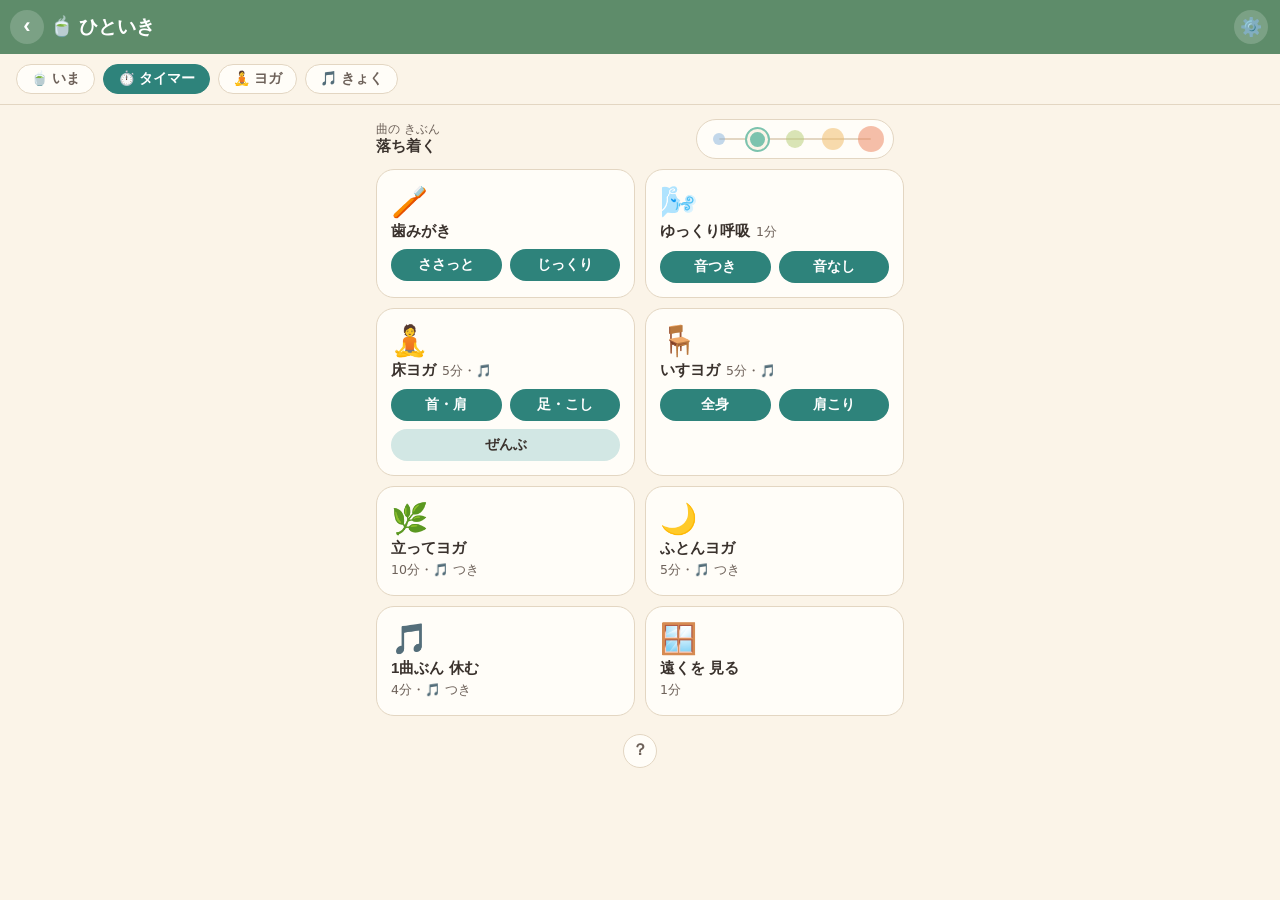
<file: hitoiki-timer.html>
<!doctype html>
<html lang="ja">
<head>
<meta charset="utf-8">
<meta name="viewport" content="width=device-width, initial-scale=1, viewport-fit=cover, interactive-widget=resizes-content">
<title>タイマー — ひといき</title>
<link rel="icon" href="icon.svg">
<link rel="stylesheet" href="common.css">
<link rel="stylesheet" href="lite/lite.css">
<link rel="stylesheet" href="hitoiki.css">
<style>
.tl .hd {
  display: flex;
  align-items: baseline;
  gap: 6px;
  flex-wrap: wrap;
}
.tl .two.wrap3 {
  flex-wrap: wrap;
}
.tl .two.wrap3 button:nth-child(3) {
  flex-basis: 100%;
  background: var(--teal-soft);
  color: var(--ink);
}
</style>
</head>
<body>
<main id="m"></main>
<script src="lite/defaults.js"></script>
<script src="lite/api.js"></script>
<script src="common.js"></script>
<script src="lite/after.js"></script>
<script src="bgm.js"></script>
<script src="hitoiki.js"></script>
<script src="hitoiki-koe.js"></script>
<script>
// ⏱️ タイマー: 歯みがき(30 秒ごとに場所)・ヨガ・呼吸・1曲・遠くを見る。🎵 は その場で作る音。回数は数えない
const {$, el} = G;
function draw() {
  const m = $("m");
  m.textContent = "";
  const g = el("div", "tgrid");
  for (const k of HK.TORDER) {
    const t = HK.TM[k];
    if (k === "brush") {
      // 歯みがき は 1 枚で、3分・5分 を押して はじめる
      const b = el("div", "tl"),
        two = el("div", "two");
      for (const [kk, n] of [
        ["brush", "ささっと"],
        ["brush5", "じっくり"],
      ]) {
        const x = el("button", null, n);
        x.onclick = () => HK.startTimer(kk);
        two.append(x);
      }
      b.append(el("div", "e", t.e), el("b", null, "歯みがき"), two);
      g.append(b);
      continue;
    }
    const COURSE = {
      yoga5: [
        "🧘",
        "床ヨガ",
        [
          ["yoga5", "首・肩"],
          ["yuka", "足・こし"],
          ["yukaAll", "ぜんぶ"],
        ],
      ],
      isu: [
        "🪑",
        "いすヨガ",
        [
          ["isu", "全身"],
          ["katakori", "肩こり"],
        ],
      ],
    }[k];
    if (COURSE) {
      // ヨガ は 場所の カード 1 枚に、コースの ボタン
      const b = el("div", "tl"),
        two = el("div", "two");
      for (const [kk, n] of COURSE[2]) {
        const x = el("button", null, n);
        x.onclick = () => HK.startTimer(kk);
        two.append(x);
      }
      const hd = el("div", "hd");
      hd.append(el("b", null, COURSE[1]), el("span", null, "5分・🎵"));
      b.append(el("div", "e", COURSE[0]), hd, two);
      if (COURSE[2].length > 2) two.classList.add("wrap3");
      g.append(b);
      continue; // 名前の 右に 5分・🎵(1 行)
    }
    if (k === "meiso") {
      // 🪷 瞑想 は 3分・5分 を押して はじめる
      const b = el("div", "tl"),
        two = el("div", "two");
      for (const [kk, n] of [
        ["meiso3", "3分"],
        ["meiso", "5分"],
      ]) {
        const x = el("button", null, n);
        x.onclick = () => HK.startTimer(kk);
        two.append(x);
      }
      const hd = el("div", "hd");
      hd.append(el("b", null, "瞑想"), el("span", null, "🎵"));
      b.append(el("div", "e", t.e), hd, two);
      g.append(b);
      continue;
    }
    if (k === "breath") {
      // 呼吸 は 音つき・音なし を押して はじめる
      const b = el("div", "tl"),
        two = el("div", "two");
      for (const [on, n] of [
        [true, "音つき"],
        [false, "音なし"],
      ]) {
        const x = el("button", null, n);
        x.onclick = () => HK.startTimer(k, on);
        two.append(x);
      }
      const hd = el("div", "hd");
      hd.append(el("b", null, t.n), el("span", null, t.d));
      b.append(el("div", "e", t.e), hd, two);
      g.append(b);
      continue; // 名前の 右に 1分
    }
    const m = t.n.match(/^(.*?)\((.*)\)$/); // 「ゆるヨガ(座りながら)」は かっこの中を 下の小さい字へ
    const b = el("button", "tl");
    b.append(el("div", "e", t.e), el("b", null, m ? m[1] : t.n));
    if (m) b.append(el("span", null, m[2]));
    b.append(el("span", null, t.d + (t.music ? "・🎵 つき" : "")));
    b.onclick = () => HK.startTimer(k);
    g.append(b);
  }
  const tl = el("div", "tline");
  tl.append(moodBtn());
  if (window.KOE) tl.append(KOE.bar(true)); // 曲の きぶん(左)と 🗣️ 読み上げ(右上。いま と おなじ)を 1 行に
  m.append(tl, g);
  HK.help(
    m,
    "押すと はじまります。とちゅうで 区切りが変わると ポンと鳴ります。🎵 で やさしい音を 出す・止める。うごいている間は 画面が消えません。おわっても 回数は 数えません。",
  );
}
function moodBtn() {
  // 🎵 きょうの 曲の きぶん: 5 つの 丸(HK.moodRow)。決めていない日は 落ち着く。その日のあいだ 覚える
  return HK.moodRow(BGM.mood(), v => BGM.setMood(v), "曲の きぶん");
}
G.start("hitoiki-timer", () => {})
  .then(() => BGM.load())
  .then(draw);
G.gear(); // ⚙️ せってい を 帯の 右に
</script>
</body>
</html>
</file>
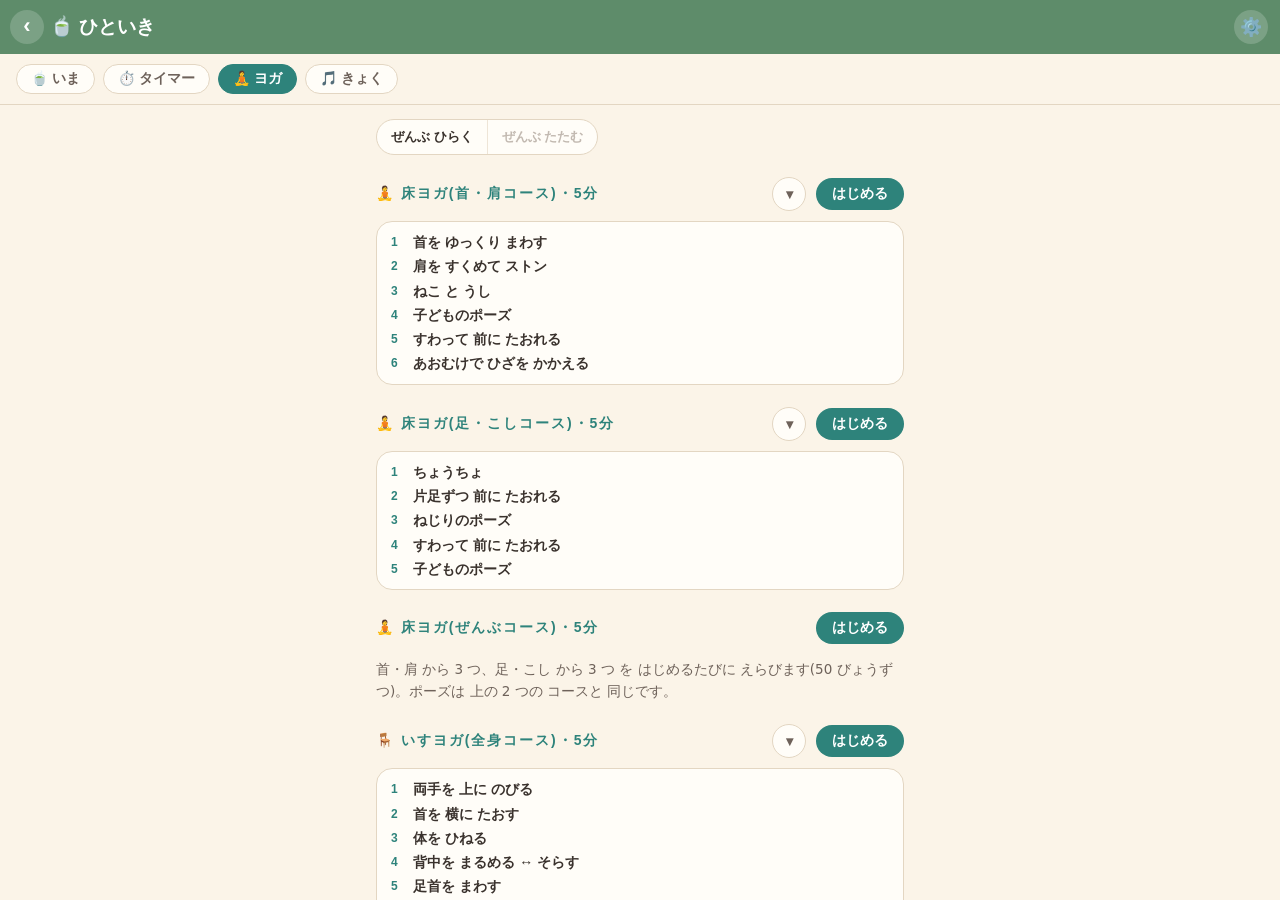
<file: hitoiki-yoga.html>
<!doctype html>
<html lang="ja">
<head>
<meta charset="utf-8">
<meta name="viewport" content="width=device-width, initial-scale=1, viewport-fit=cover, interactive-widget=resizes-content">
<title>ヨガ — ひといき</title>
<link rel="icon" href="icon.svg">
<link rel="stylesheet" href="common.css">
<link rel="stylesheet" href="lite/lite.css">
<link rel="stylesheet" href="hitoiki.css">
<style>
.ys {
  display: flex;
  align-items: center;
  gap: 10px;
  margin: 22px 0 10px;
}
.ys h2 {
  margin: 0;
  flex: 1;
  min-width: 0;
}
.ys .go {
  flex: none;
  background: var(--teal);
  color: #fff;
  border-radius: 999px;
  padding: 7px 16px;
  font: 700 14px var(--head);
}
:root[data-theme="dark"] .ys .go {
  color: #16302d;
}
.yg {
  display: grid;
  grid-template-columns: 1fr 1fr;
  gap: 10px;
}
.yc {
  background: var(--card);
  border: 1.5px solid var(--line);
  border-radius: 18px;
  overflow: hidden;
  display: flex;
  flex-direction: column;
}
.yc .pose {
  width: 100%;
  max-width: none;
  border: 0;
  border-radius: 0;
  background: none;
}
.yc svg {
  width: 100%;
  aspect-ratio: 212/140;
  display: block;
}
.yc .tx {
  padding: 2px 12px 12px;
  display: flex;
  flex-direction: column;
  gap: 1px;
}
.yc .no {
  font: 700 11px var(--head);
  color: var(--teal);
  letter-spacing: 0.06em;
}
.yc b {
  font: 700 14px/1.4 var(--head);
  overflow-wrap: anywhere;
}
.yc span {
  font-size: 12px;
  color: var(--sub);
  line-height: 1.45;
  overflow-wrap: anywhere;
}
.ys .tg {
  flex: none;
  width: 34px;
  height: 34px;
  border-radius: 50%;
  border: 1.5px solid var(--line);
  background: var(--card);
  color: var(--sub);
  font: 800 14px var(--head);
  padding: 0;
}
.yt .sp {
  flex: 1;
}
.yt .yseg {
  flex: none;
  display: flex;
  border: 1.5px solid var(--line);
  border-radius: 999px;
  background: var(--card);
  overflow: hidden;
}
.yt .ya {
  height: 34px;
  padding: 0 14px;
  border: 0;
  background: none;
  color: var(--ink);
  font: 700 13px var(--head);
}
.yt .ya + .ya {
  border-left: 1.5px solid var(--line);
}
.yt .ya:disabled {
  color: var(--mute);
  opacity: 0.6;
}
.yl {
  list-style: none;
  margin: 0;
  padding: 10px 14px;
  background: var(--card);
  border: 1.5px solid var(--line);
  border-radius: 16px;
  display: flex;
  flex-direction: column;
  gap: 4px;
  cursor: pointer;
} /* たたんだ とき: 動きの 名前だけ */
.yl li {
  font: 700 14px/1.45 var(--head);
  color: var(--ink);
  display: flex;
  gap: 8px;
  min-width: 0;
}
.yl li i {
  font-style: normal;
  color: var(--teal);
  font-size: 12px;
  min-width: 1.2em;
  padding-top: 2px;
}
</style>
</head>
<body>
<main id="m"></main>
<script src="lite/defaults.js"></script>
<script src="lite/api.js"></script>
<script src="common.js"></script>
<script src="lite/after.js"></script>
<script src="bgm.js"></script>
<script src="hitoiki.js"></script>
<script src="hitoiki-koe.js"></script>
<script>
// 🧘 ヨガ: ゆるヨガ・床ヨガ・いすヨガ・肩こりヨガ・のびのびヨガ・ねる前ヨガ の ポーズを ぜんぶ 絵で ならべる(動く)。「はじめる」で そのタイマー
const {$, el} = G;
function draw() {
  const m = $("m");
  m.textContent = "";
  // 上の 1 行: ぜんぶ ひらく・ぜんぶ たたむ(左)と 読む(右上。いま・タイマー と おなじ)
  const top = el("div", "tline yt"),
    ks = KS.filter(k => !HK.TM[k].mix);
  const all = el("button", "ya", "ぜんぶ ひらく"),
    none = el("button", "ya", "ぜんぶ たたむ");
  all.disabled = ks.every(k => OPEN.has(k));
  none.disabled = !ks.some(k => OPEN.has(k));
  all.onclick = () => setOpen(ks);
  none.onclick = () => setOpen([]);
  const seg = el("div", "yseg");
  seg.append(all, none); // 2 つで 1 つの 枠(げんき の 3 つと 同じ 形)
  top.append(seg, el("span", "sp"));
  if (window.KOE) top.append(KOE.bar(true));
  m.append(top);
  for (const k of KS) {
    const t = HK.TM[k],
      hd = el("div", "ys"),
      go = el("button", "go", "はじめる");
    go.onclick = () => HK.startTimer(k);
    const isOpen = OPEN.has(k),
      tg = el("button", "tg", isOpen ? "▴" : "▾"); // ひらくと 絵、たたむと 動きの 名前だけ(この端末で 覚える)
    tg.setAttribute("aria-label", isOpen ? "たたむ" : "絵を 見る");
    tg.setAttribute("aria-expanded", String(isOpen));
    tg.onclick = () => flip(k);
    hd.append(el("h2", null, `${t.e} ${t.n}・${t.d}`));
    if (!t.mix) hd.append(tg);
    hd.append(go);
    m.append(hd);
    const g = el("div", "yg");
    if (!t.mix && !isOpen) {
      const ul = el("ol", "yl");
      ul.onclick = () => flip(k);
      t.steps.forEach((s, i) => {
        const li = el("li");
        li.append(el("i", null, `${i + 1}`), document.createTextNode(s.t));
        ul.append(li);
      });
      m.append(ul);
      continue;
    }
    if (t.mix) {
      m.append(
        el("p", "sub", "首・肩 から 3 つ、足・こし から 3 つ を はじめるたびに えらびます(50 びょうずつ)。ポーズは 上の 2 つの コースと 同じです。"),
      );
      continue;
    }
    t.steps.forEach((s, i) => {
      const c = el("div", "yc"),
        tx = el("div", "tx");
      c.innerHTML = `<div class="pose">${HK.poseSvg(s.pose)}</div>`; // .pose の中で 色が付く
      tx.append(el("span", "no", `${i + 1} / ${t.steps.length}・${Math.round(s.s)}びょう`), el("b", null, s.t), el("span", null, s.sub));
      c.append(tx);
      g.append(c);
    });
    m.append(g);
  }
  HK.help(m, "タイマーで ひとつずつ 出る ポーズです。「はじめる」で 音つきで はじまります(とちゅうで 🎵 を押すと 止まります)。");
}
const OK = "hitoiki-yoga-open";
let OPEN = new Set(); // ひらいた コース(はじめは ぜんぶ たたむ)
try {
  OPEN = new Set(JSON.parse(localStorage.getItem(OK) || "[]"));
} catch (e) {}
const KS = ["yoga5", "yuka", "yukaAll", "isu", "katakori", "yoga10", "nemae"];
function setOpen(ks) {
  OPEN = new Set(ks);
  try {
    localStorage.setItem(OK, JSON.stringify([...OPEN]));
  } catch (e) {}
  draw();
}
function flip(k) {
  const o = new Set(OPEN);
  o.has(k) ? o.delete(k) : o.add(k);
  setOpen([...o]);
}
G.start("hitoiki-yoga", () => {})
  .then(() => BGM.load())
  .then(draw);
G.gear(); // ⚙️ せってい を 帯の 右に
</script>
</body>
</html>
</file>
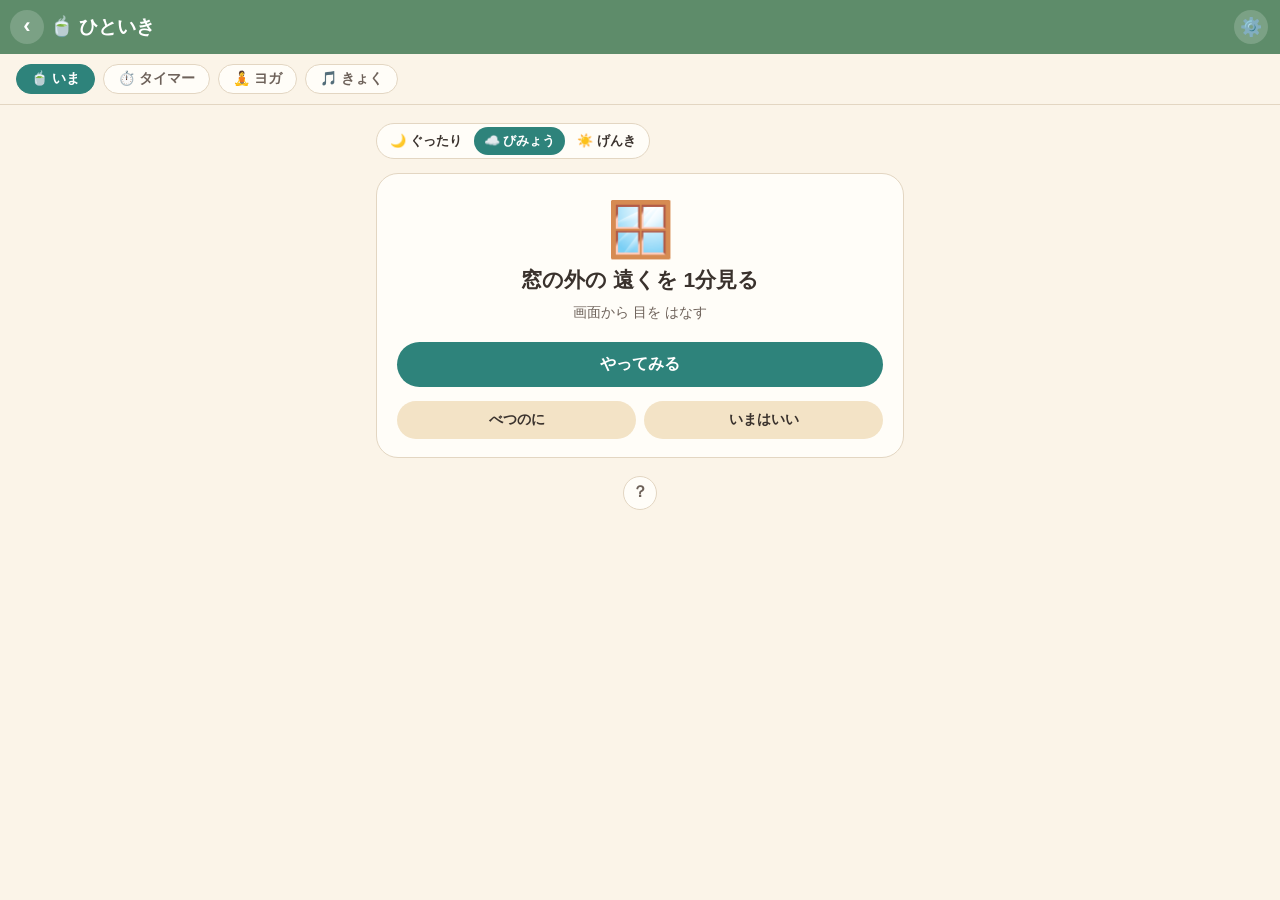
<file: hitoiki.html>
<!doctype html>
<html lang="ja">
<head>
<meta charset="utf-8">
<meta name="viewport" content="width=device-width, initial-scale=1, viewport-fit=cover, interactive-widget=resizes-content">
<title>ひといき</title>
<link rel="icon" href="icon.svg">
<link rel="stylesheet" href="common.css">
<link rel="stylesheet" href="lite/lite.css">
<link rel="stylesheet" href="hitoiki.css">
</head>
<body>
<main id="m"></main>
<script src="lite/defaults.js"></script>
<script src="lite/api.js"></script>
<script src="common.js"></script>
<script src="lite/after.js"></script>
<script src="bgm.js"></script>
<script src="hitoiki.js"></script>
<script src="hitoiki-koe.js"></script>
<script>
// 🍵 いま: 息抜きを 1 つだけ。「べつのに」で つぎ、「いまはいい」で 引っこむ(何も残さない)
const {$, el} = G;
let i = 0,
  rest = false;
function draw() {
  const m = $("m");
  m.textContent = "";
  if (!HK.D) {
    m.append(el("div", "empty", "つながりませんでした。Tailscale を見てください"));
    return;
  }
  const gk = HK.genkiBtn(() => {
      i = 0;
      rest = false;
      draw();
    }),
    top = el("div", "itop"); // げんき の 3 つ と 🗣️ 読み上げ(右上)を 同じ 行・同じ 高さに
  top.append(gk.querySelector(".gseg"));
  if (window.KOE) top.append(KOE.bar(true));
  gk.prepend(top);
  m.append(gk);
  if (rest) {
    const r = el("div", "rest"),
      a = el("button", "lnk", "もう1つだけ 見る");
    r.append(el("div", "ic", "🍃"), el("div", null, "また あとで。"), a);
    a.onclick = () => {
      rest = false;
      i++;
      draw();
    };
    m.append(r);
    return;
  }
  const L = HK.deck(),
    p = L[i % L.length],
    c = el("div", "sug");
  c.append(el("div", "ic", p.ic), el("div", "t", p.t), el("div", "s", p.s));
  if (p.from) c.append(el("div", "from", p.from));
  let go;
  if (p.item && /^https?:\/\//.test(p.item.url || "")) { /* http(s) だけ */
    go = el("a", "hk-go", HK.goLabel(p.item.url, true));
    go.href = p.item.url;
    go.target = "_blank";
    go.rel = "noopener";
    go.onclick = () => HK.send({seen: p.item.id});
  } else {
    go = el("button", "hk-go", p.go === "walk" ? "いってきます" : p.item ? "たな で 見る" : "やってみる");
    go.onclick = () => act(p);
  }
  const r = el("div", "row2"),
    nx = el("button", "soft", "べつのに"),
    no = el("button", "soft", "いまはいい");
  nx.onclick = () => {
    c.classList.add("out");
    setTimeout(() => {
      i++;
      draw();
    }, 260);
  };
  no.onclick = () => {
    rest = true;
    draw();
  };
  r.append(nx, no);
  c.append(go, r);
  m.append(c);
  if (!HK.D.items.length) m.append(el("div", "hint", "📚 たな に 好きなものを入れると、ここにも ときどき出ます"));
  HK.help(
    m,
    "その日の げんき に合わせて、息抜きを 1つだけ出します。げんき は からだ の「いまの からだ」か ゆうべの ねむり から決めます。ちがうときは 押すと その日だけ 変わります。やったかどうかは 残しません。",
  );
}
function act(p) {
  if (p.item) {
    location.href = "hitoiki-tana.html#" + p.item.id;
    return;
  }
  if (HK.TM[p.go]) {
    HK.startTimer(p.go);
    return;
  }
  const m = $("m");
  m.textContent = "";
  const r = el("div", "rest"),
    a = el("button", "lnk", "もどる");
  r.append(el("div", "ic", "🚶"), el("div", "done", "いってらっしゃい"), el("div", null, "帰ってきたら 水を1杯。"), a);
  a.onclick = () => {
    i++;
    draw();
  };
  m.append(r);
}
G.start("hitoiki", () => {})
  .then(() => HK.load())
  .then(draw);
G.gear(); // ⚙️ せってい を 帯の 右に
</script>
</body>
</html>
</file>
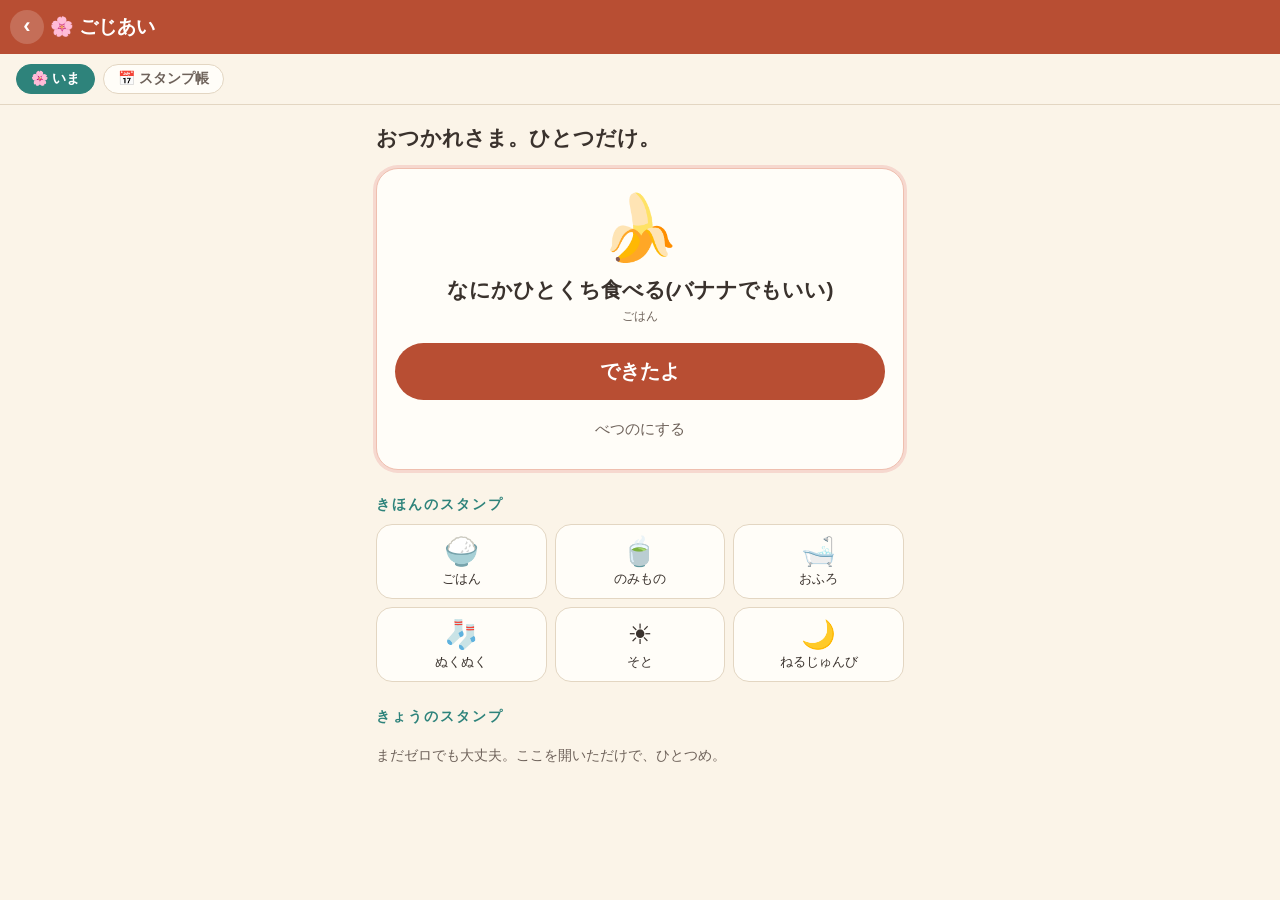
<file: ima.html>
<!doctype html>
<html lang="ja">
<head>
<meta charset="utf-8">
<meta name="viewport" content="width=device-width, initial-scale=1, viewport-fit=cover">
<title>いま — ごじあい</title>
<link rel="icon" href="icon.svg">
<meta name="theme-color" content="#B84E33">
<link rel="stylesheet" href="common.css">
<link rel="stylesheet" href="lite/lite.css">
<style>
.hello {
  font: 700 21px/1.4 var(--head);
  margin: 4px 0 8px;
  text-wrap: balance;
}
a.here {
  display: block;
  text-decoration: none;
  font-size: 13.5px;
  color: var(--sub);
  background: var(--card);
  border: 1.5px solid var(--line);
  border-radius: 14px;
  padding: 8px 12px;
}
a.here b {
  color: var(--ink);
}
a.here.cold {
  background: var(--cold-soft);
  border-color: var(--cold);
}
.card {
  background: var(--card);
  border: 1.5px solid #efbfaf;
  box-shadow: 0 0 0 3px var(--acc-soft);
  border-radius: 22px;
  padding: 24px 18px 16px;
  margin-top: 16px;
  text-align: center;
}
.card .e {
  font-size: 64px;
  line-height: 1.1;
}
.card .t {
  font: 700 21px/1.5 var(--head);
  margin: 10px 0 2px;
  text-wrap: balance;
  word-break: auto-phrase;
}
.card .k {
  font-size: 12px;
  color: var(--sub);
  margin-bottom: 16px;
}
.done {
  display: block;
  width: 100%;
  background: var(--acc-d);
  color: #fff;
  font: 700 20px var(--head);
  padding: 15px;
  border-radius: 999px;
}
.done:active {
  transform: scale(0.97);
}
.skip {
  display: block;
  width: 100%;
  margin-top: 6px;
  padding: 11px;
  font-size: 15px;
  color: var(--sub);
}
.kihon {
  display: grid;
  grid-template-columns: repeat(3, minmax(0, 1fr));
  gap: 8px;
}
.kihon button {
  background: var(--card);
  border: 1.5px solid var(--line);
  border-radius: 16px;
  padding: 10px 4px 8px;
  font-size: 13px;
  position: relative;
}
.kihon button:active {
  transform: scale(0.95);
}
.kihon .e {
  display: block;
  font-size: 28px;
  line-height: 1.2;
}
.kihon .n {
  position: absolute;
  top: 6px;
  right: 8px;
  min-width: 20px;
  height: 20px;
  border-radius: 10px;
  border: 2px solid var(--acc);
  color: var(--acc);
  font-size: 11px;
  font-weight: 700;
  line-height: 16px;
  transform: rotate(-8deg);
}
.today {
  display: flex;
  flex-wrap: wrap;
  gap: 8px;
  min-height: 44px;
}
.st {
  width: 58px;
  height: 58px;
  border-radius: 50%;
  border: 3px solid var(--acc);
  display: flex;
  flex-direction: column;
  align-items: center;
  justify-content: center;
  font-size: 22px;
  line-height: 1;
}
.st small {
  font-size: 9px;
  color: var(--acc);
  font-weight: 700;
  margin-top: 2px;
}
.st:nth-child(3n) {
  transform: rotate(-7deg);
}
.st:nth-child(3n + 1) {
  transform: rotate(5deg);
}
.st:nth-child(3n + 2) {
  transform: rotate(-2deg);
}
</style>
</head>
<body>
<main>
 <div class="hello" id="hello">　</div>
 <a class="here" id="here" href="samusa.html"></a>
 <div class="card">
  <div class="e" id="ce">🌸</div>
  <div class="t" id="ct">よみこみ中…</div>
  <div class="k" id="ck"></div>
  <button class="done" id="done">できたよ</button>
  <button class="skip" id="skip">べつのにする</button>
 </div>
 <h2>きほんのスタンプ</h2>
 <div class="kihon" id="kihon"></div>
 <h2>きょうのスタンプ</h2>
 <div class="today" id="today"></div>
</main>
<script src="lite/defaults.js"></script>
<script src="lite/api.js"></script>
<script src="common.js"></script>
<script src="lite/after.js"></script>
<script>
const {$, el} = G;
const KIHON = [
  ["gohan", "🍚", "ごはん"],
  ["nomi", "🍵", "のみもの"],
  ["furo", "🛁", "おふろ"],
  ["nuku", "🧦", "ぬくぬく"],
  ["soto", "☀️", "そと"],
  ["neru", "🌙", "ねるじゅんび"],
];
let cur = null,
  skipped = new Set();
const todays = S => S.stamps.filter(s => s.day === S.today);

// カードの選び方: いまいるところの寒さ・乾き・空気、外の日ざし、ごはんがまだか、時間帯で出やすさを変える
function pick(S) {
  const b = G.band(S.hour),
    env = S.env,
    h = env.here || {},
    out = env.out || {},
    done = new Set(
      todays(S)
        .map(s => s.card)
        .filter(Boolean),
    );
  const ate = todays(S).some(s => s.k === "gohan"),
    away = !!h.out;
  /* 季節: 冬(11〜3 月)は 冷やす カード("s": "hot")、夏(6〜9 月)は 温める カード("s": "cold")を 出さない */
  const mo = new Date().getMonth() + 1,
    off = mo >= 11 || mo <= 3 ? "hot" : mo >= 6 && mo <= 9 ? "cold" : "",
    fit = c => !off || c.s !== off;
  let pool = S.cards.filter(c => fit(c) && (!c.w || c.w.includes(b)) && !done.has(c.id) && !skipped.has(c.id));
  if (!pool.length) {
    skipped.clear();
    pool = S.cards.filter(c => fit(c) && (!c.w || c.w.includes(b)));
  }
  if (!pool.length) pool = S.cards;
  if (!pool.length) return null;
  if (G.rest) {
    const soft = pool.filter(c => ["nuku", "nomi", "neru"].includes(c.k));
    if (soft.length) pool = soft;
  } // 🌙 おやすみ中は軽いものだけ
  const w = pool.map(c => {
    let x = 1;
    if (c.k === "nuku" && h.temp != null) x *= h.temp < 19 ? 3 : h.temp < 21 ? 1.6 : 1;
    if (c.dry && h.hum != null && h.hum < 35) x *= 2;
    if (c.air && !away && (env.eco2 || 0) > 1000) x *= 3;
    if (c.k === "soto" && out.day && out.rad > 200) x *= 2.5;
    if (c.k === "gohan" && !ate && S.hour >= 11) x *= 3;
    if (c.k === "neru") x *= 4;
    if (cur && c.id === cur.id) x *= 0.01;
    return x;
  });
  let n = Math.random() * w.reduce((a, v) => a + v, 0);
  for (let i = 0; i < pool.length; i++) {
    n -= w[i];
    if (n <= 0) return pool[i];
  }
  return pool[pool.length - 1];
}

function showCard(S) {
  if (!cur || !S.cards.some(c => c.id === cur.id)) cur = pick(S);
  $("ce").textContent = cur ? cur.e : "🌸";
  $("ct").textContent = cur ? cur.t : "カードがまだありません";
  $("ck").textContent = cur ? G.KIND[cur.k] || "" : "";
  $("done").disabled = !cur;
}

function render(S) {
  $("hello").textContent = {
    asa: "おはよう。まずはひとつだけ。",
    hiru: "ひとつだけ、やってみよう。",
    yoru: "おつかれさま。ひとつだけ。",
    neru: "もう夜だね。ねるじゅんびをひとつ。",
  }[G.band(S.hour)];
  const env = S.env,
    h = env.here,
    here = $("here");
  here.textContent = "";
  here.classList.toggle("cold", !!(h && h.temp != null && h.temp < (h.out ? 10 : 19)));
  if (h) {
    here.append(
      el(
        "b",
        null,
        "📍 " + h.label + (h.temp != null ? ` ${h.temp.toFixed(1)}℃` + (h.out ? "(体感)" : h.hum != null ? `・${Math.round(h.hum)}%` : "") : ""),
      ),
      "　" + G.hint(env) + " ›",
    );
  } else here.append("📍 いまいるところが、まだわからないよ ›");
  showCard(S);

  const t = todays(S),
    kh = $("kihon");
  kh.textContent = "";
  for (const [k, e, name] of KIHON) {
    const btn = el("button"),
      n = t.filter(s => s.k === k).length;
    btn.append(el("span", "e", e), name);
    if (n) btn.append(el("span", "n", n));
    btn.onclick = () => G.stamp({e, t: name, k, src: "kihon"});
    kh.append(btn);
  }
  const td = $("today");
  td.textContent = "";
  if (!t.length) td.append(el("div", "empty", "まだゼロでも大丈夫。ここを開いただけで、ひとつめ。"));
  for (const s of t) {
    const b2 = el("button", "st");
    b2.title = s.t;
    b2.append(s.e, el("small", null, s.ts.slice(11, 16)));
    b2.onclick = () => {
      if (confirm(`「${s.t}」(${s.ts.slice(11, 16)})のスタンプを消しますか?`)) G.api("api/unstamp", {id: s.id});
    };
    td.append(b2);
  }
}

$("done").onclick = async () => {
  if (!cur) return;
  const c = cur;
  cur = null;
  await G.stamp({e: c.e, t: c.t, k: c.k, src: "card", card: c.id});
};
$("skip").onclick = () => {
  if (cur) skipped.add(cur.id);
  cur = pick(G.S);
  showCard(G.S);
};
G.start("ima", render);
</script>
</body>
</html>
</file>
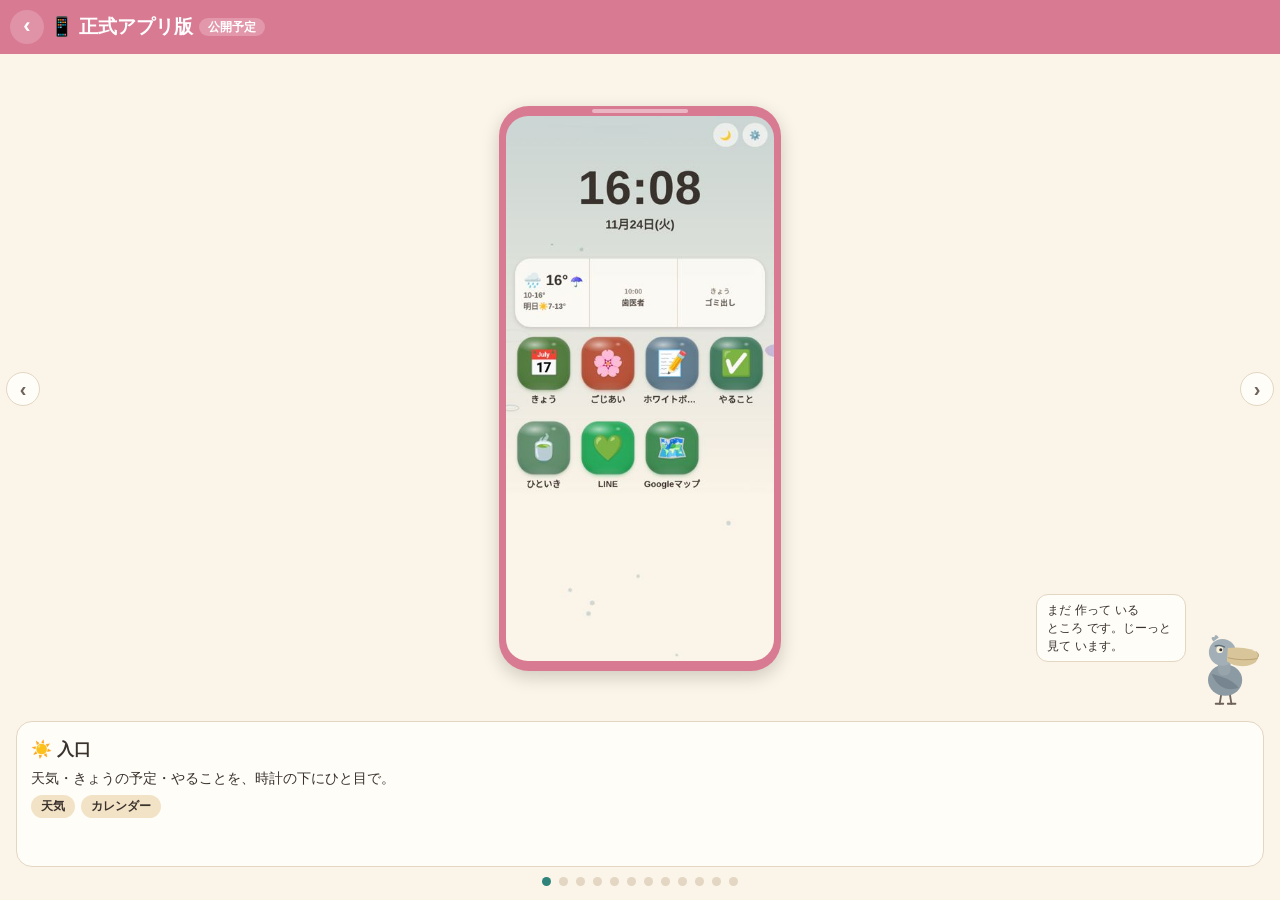
<file: more.html>
<!doctype html>
<html lang="ja">
<head>
<meta charset="utf-8">
<meta name="viewport" content="width=device-width, initial-scale=1, viewport-fit=cover, interactive-widget=resizes-content">
<title>正式アプリ版 — ぬくまど</title>
<link rel="icon" href="icon.svg">
<link rel="stylesheet" href="common.css">
<link rel="stylesheet" href="lite/lite.css">
<style>
/* 体験版の「正式アプリ版」: 上の 帯に ‹ せってい へ、その 下は 画面の 写真を 横に めくる だけ。縦には スクロール しない */
html,
body {
  height: 100%;
  overflow: hidden;
}
body {
  display: flex;
  flex-direction: column;
  background: var(--bg);
}
.top {
  flex: none;
  padding-top: calc(10px + env(safe-area-inset-top, 0px));
  background: #d97a93;
  color: #fff;
}
.top .back {
  display: inline-flex;
  align-items: center;
  justify-content: center;
  width: 34px;
  height: 34px;
  border-radius: 999px;
  background: rgba(255, 255, 255, 0.18);
  color: #fff;
  text-decoration: none;
}
.top h1 small {
  margin-left: 6px;
  padding: 2px 9px;
  border-radius: 999px;
  background: rgba(255, 255, 255, 0.22);
  font: 700 12px var(--head);
  vertical-align: 2px;
}
/* スマホは 1 台 だけ 固定。中の 画面を 横に めくると 画面と 説明が 変わる */
.stage {
  flex: 1;
  min-height: 0;
  display: flex;
  align-items: center;
  gap: 4px;
  padding: 14px 6px 0;
}
.stage .pic {
  flex: 1;
  min-width: 0;
  height: 100%;
  display: flex;
  align-items: center;
  justify-content: center;
  container-type: size; /* スマホの 枠を、空いて いる 高さと 幅の 小さい ほうに 合わせる */
}
/* スマホっぽい 枠(色は 上の 帯と 同じ ピンク。)。縦横の 比は 画面の まま、少し 小さめ */
.phone {
  position: relative;
  width: min(78cqw, 44cqh);
  height: min(88cqh, 156cqw);
  padding: 10px 7px;
  box-sizing: border-box;
  border-radius: 30px;
  background: #d97a93;
  box-shadow: 0 6px 18px rgba(0, 0, 0, 0.18);
}
.phone::before {
  content: "";
  position: absolute;
  top: 3px;
  left: 50%;
  width: 34%;
  height: 4px;
  border-radius: 99px;
  transform: translateX(-50%);
  background: rgba(255, 255, 255, 0.45);
}
/* さいごの 画面: ほしいと 思ったら フォームへ */
.screens .end {
  flex: none;
  width: 100%;
  height: 100%;
  scroll-snap-align: center;
  display: flex;
  flex-direction: column;
  align-items: center;
  justify-content: center;
  gap: 14px;
  padding: 18px;
  box-sizing: border-box;
  background: var(--bg);
  text-align: center;
}
.screens .end .e {
  font-size: 44px;
  line-height: 1;
}
.screens .end p {
  margin: 0;
  line-height: 1.8;
  font-size: 14px;
  word-break: auto-phrase;
}
.screens .end a {
  padding: 11px 16px;
  border-radius: 999px;
  background: #d97a93;
  color: #fff;
  font: 700 14px var(--head);
  text-decoration: none;
}
.nav {
  flex: none;
  width: 34px;
  height: 34px;
  padding: 0;
  border-radius: 50%;
  background: var(--card);
  border: 1.5px solid var(--line);
  color: var(--sub);
  font: 700 20px/1 var(--head);
}
.nav:disabled {
  opacity: 0.3;
}
.screens {
  display: flex;
  width: 100%;
  height: 100%;
  overflow-x: auto;
  overflow-y: hidden;
  scroll-snap-type: x mandatory;
  border-radius: 22px;
  scrollbar-width: none;
}
.screens::-webkit-scrollbar {
  display: none;
}
.screens img {
  flex: none;
  width: 100%;
  height: 100%;
  object-fit: cover;
  object-position: top center;
  scroll-snap-align: center;
}
/* じーっとさん(ハシビロコウ。ためし中の しるし)。説明の 右上に ずっと 立つ */
.jt {
  position: absolute;
  right: max(18px, env(safe-area-inset-right, 0px));
  bottom: 194px;
  z-index: 2;
  display: flex;
  align-items: flex-end;
  gap: 4px;
  pointer-events: none;
}
.jt img {
  width: 72px;
  height: auto;
  animation: jt 9s ease-in-out infinite;
  transform-origin: 50% 95%;
}
.jt .say {
  max-width: 150px;
  margin-bottom: 44px;
  padding: 6px 10px;
  border-radius: 12px;
  background: var(--card);
  border: 1.5px solid var(--line);
  font-size: 12px;
  line-height: 1.5;
  word-break: auto-phrase;
}
@keyframes jt {
  0%,
  86%,
  100% {
    transform: none;
  }
  90% {
    transform: rotate(-3deg);
  }
  94% {
    transform: rotate(2deg);
  }
}
@media (prefers-reduced-motion: reduce) {
  .jt img {
    animation: none;
  }
}
.cap {
  flex: none;
  height: 146px; /* 行の 数が ちがっても 同じ 高さ */
  overflow: hidden;
  margin: 12px max(16px, env(safe-area-inset-left, 0px)) 0;
  padding: 12px 14px;
  display: flex;
  flex-direction: column;
  gap: 6px;
  box-sizing: border-box;
  background: var(--card); /* 説明は 白い 枠の 中 */
  border: 1.5px solid var(--line);
  border-radius: 16px;
}
.cap h3 {
  margin: 4px 0 0;
  word-break: auto-phrase;
  font: 700 17px var(--head);
}
.cap p {
  margin: 0;
  word-break: auto-phrase; /* 文節で 改行(分かち書きを しない 文) */
  text-wrap: pretty;
  line-height: 1.6;
  font-size: 14px;
}
.with {
  display: flex;
  flex-wrap: wrap;
  gap: 6px;
}
.with span {
  padding: 3px 10px;
  border-radius: 999px;
  background: var(--gold-soft);
  color: var(--ink);
  font: 700 12px var(--head);
}
.dots {
  flex: none;
  display: flex;
  justify-content: center;
  gap: 8px;
  padding: 10px 0 calc(14px + env(safe-area-inset-bottom, 0px));
}
.dots button {
  width: 9px;
  height: 9px;
  padding: 0;
  border-radius: 50%;
  background: var(--line);
}
.dots button.on {
  background: var(--teal);
}
</style>
</head>
<body>
<header>
 <div class="top">
  <a class="back" href="settei.html#about" aria-label="せっていへ もどる">‹</a>
  <h1>📱 正式アプリ版<small>公開予定</small></h1>
 </div>
</header>
<div class="stage">
 <button class="nav prev" id="prev" type="button" aria-label="まえの 画面">‹</button>
 <div class="pic"><div class="phone"><div class="screens" id="slides">
  <img src="lite/more/home.jpg" alt="☀️ 入口の画面" width="390" height="780">
  <img src="lite/more/kyou.jpg" alt="📅 きょうの画面" width="390" height="780">
  <img src="lite/more/karada.jpg" alt="🫧 からだの画面" width="390" height="780">
  <img src="lite/more/nemuri.jpg" alt="😴 ねむりの画面" width="390" height="780">
  <img src="lite/more/message.jpg" alt="💌 メッセージの画面" width="390" height="780">
  <img src="lite/more/ouchi.jpg" alt="🏠 いえりもの画面" width="390" height="780">
  <img src="lite/more/tana.jpg" alt="📚 すきなものの棚の画面" width="390" height="780">
  <img src="lite/more/koe.jpg" alt="🎙️ 読み上げの画面" width="390" height="780">
  <img src="lite/more/board.jpg" alt="📝 ホワイトボードの画面" width="390" height="780">
  <img src="lite/more/yarukoto.jpg" alt="✅ やることの画面" width="390" height="780">
  <img src="lite/more/links.jpg" alt="🔗 れんけいの画面" width="390" height="780">
 <div class="end"><div class="e">💌</div><p>「これがほしい」「こうなったら使いたい」を教えてください。</p><a id="formgo" href="settei.html#about" target="_blank" rel="noopener">📮 Google フォームで 伝える</a></div>
 </div></div></div>
 <button class="nav next" id="next" type="button" aria-label="つぎの 画面">›</button>
</div>
<div class="jt"><div class="say">まだ 作って いる ところ です。じーっと 見て います。</div><img src="jiitto.svg" alt="じーっとさん(ハシビロコウ)" width="72" height="72"></div>
<div class="cap">
 <h3 id="ct"></h3>
 <p id="cd"></p>
 <div class="with" id="cw"></div>
</div>
<div class="dots" id="dots"></div>
<script src="lite/defaults.js"></script>
<script src="lite/api.js"></script>
<script src="common.js"></script>
<script src="lite/after.js"></script>
<script>
/* 画面と 説明(img の 並びと 同じ 順)。めくると 説明・点・‹ › が 変わる */
const CAP = [
  {"t": "☀️ 入口", "d": "天気・きょうの予定・やることを、時計の下にひと目で。", "w": ["天気", "カレンダー"]},
  {"t": "📅 きょう", "d": "きょうの予定を大きく、あしたを小さく。日・週・月で見られます。", "w": ["Google カレンダー"]},
  {"t": "🫧 からだ", "d": "ねむり・歩数・心拍・体温を、打ちこまずにまとめて。", "w": ["Health Connect", "Garmin"]},
  {"t": "😴 ねむり", "d": "これまでの夜を帯で。寝た時間がひと目でわかります。", "w": ["Health Connect", "Garmin"]},
  {"t": "💌 メッセージ", "d": "スマホの通知から、返事が要りそうなものだけを上に。", "w": ["LINE", "Slack", "Gmail"]},
  {"t": "🏠 いえりも", "d": "電気・カーテン・エアコン・テレビを、いる部屋から順に。", "w": ["SwitchBot", "テレビ"]},
  {"t": "📚 すきなものの棚", "d": "本・音楽・動画・ことばを棚に。きぶんに合うものが「いま」に出ます。", "w": ["ひといき"]},
  {"t": "🎙️ 読み上げ", "d": "タイマーのことばを、えらんだ声で読み上げます。", "w": ["VOICEVOX", "ElevenLabs"]},
  {"t": "📝 ホワイトボード", "d": "冷蔵庫に貼るボードの代わり。家の人とふたりで1枚。", "w": ["ふたりで使える"]},
  {"t": "✅ やること", "d": "いつかやることを、責めずに置いておけます。", "w": ["ふたりで使える"]},
  {"t": "🔗 れんけい", "d": "どことつながっているかを、1枚で。", "w": ["一覧で見られる"]},
  {"t": "💬 ほしいと思ったら", "d": "出すかどうか、いつになるかは、まだ決まっていません。声が集まると、作る順番の手がかりになります。", "w": []}
];
const box = G.$("slides"),
  dots = G.$("dots"),
  ss = [...box.querySelectorAll("img, .end")];
let cur = -1;
const go = i => box.scrollTo({left: ((i + ss.length) % ss.length) * box.clientWidth, behavior: "smooth"}); /* はじめと さいごは つながる */
for (const [i] of ss.entries()) {
  const b = G.el("button");
  b.type = "button";
  b.setAttribute("aria-label", `${i + 1} 枚め`);
  b.onclick = () => go(i);
  dots.append(b);
}
const mark = () => {
  const k = Math.round(box.scrollLeft / Math.max(1, box.clientWidth));
  if (k === cur) return;
  cur = k;
  const c = CAP[k] || CAP[0];
  G.$("ct").textContent = c.t;
  G.$("cd").textContent = c.d;
  const w = G.$("cw");
  w.textContent = "";
  for (const x of c.w) w.append(G.el("span", null, x));
  [...dots.children].forEach((d, i) => d.classList.toggle("on", i === k));
};
G.$("prev").onclick = () => go(cur - 1);
G.$("next").onclick = () => go(cur + 1);
box.addEventListener("scroll", () => requestAnimationFrame(mark), {passive: true});
addEventListener("resize", () => go(cur));
mark();
/* フォームへ:「こうして ほしい」「その他(正式アプリ版)」を 入れて 開く(フォームが まだ 無ければ ⚙️ の 窓口へ) */
{
  const N = window.NUKUMADO || {},
    a = G.$("formgo");
  if (N.form && N.formIds) {
    const q = new URLSearchParams({usp: "pp_url", [N.formIds.kind]: (N.formOpts || {})["こうして ほしい"] || "こうしてほしい", [N.formIds.app]: "__other_option__"});
    q.set(N.formIds.app + ".other_option_response", "正式アプリ版");
    q.set(N.formIds.env, `ぬくまど 体験版 ${N.ver || ""} / 正式アプリ版の ページから`);
    a.href = N.form + "?" + q;
  } else a.removeAttribute("target");
}
</script>
</body>
</html>
</file>
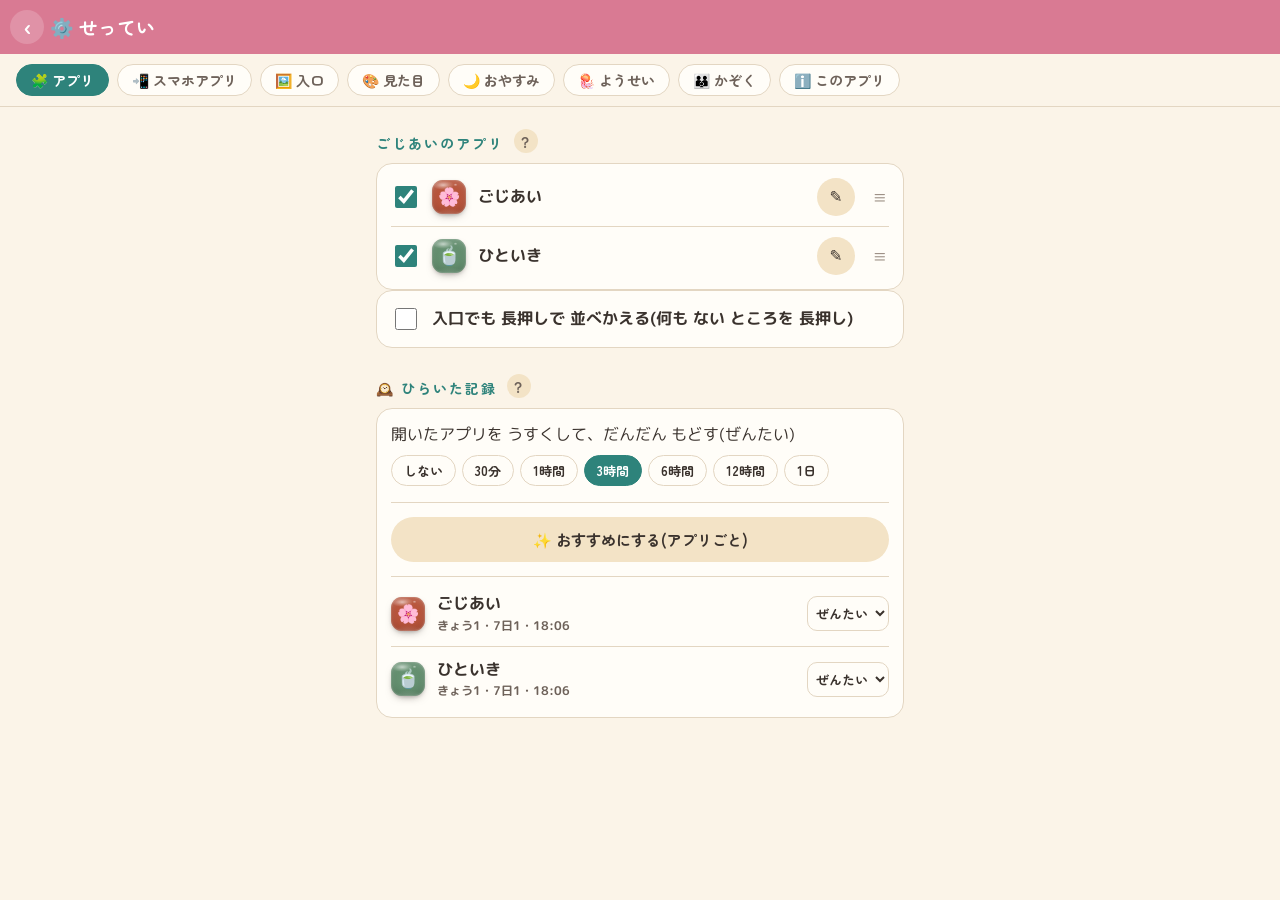
<file: settei.html>
<!doctype html>
<html lang="ja">
<head>
<meta charset="utf-8">
<meta name="viewport" content="width=device-width, initial-scale=1, viewport-fit=cover">
<title>せってい</title>
<link rel="icon" href="icon.svg">
<link rel="stylesheet" href="common.css">
<link rel="stylesheet" href="lite/lite.css">
<link rel="stylesheet" href="widget.css">
</head>
<body>
<main id="root"></main>
<script src="lite/defaults.js"></script>
<script src="lite/api.js"></script>
<script src="common.js"></script>
<script src="lite/after.js"></script>
<script src="settei.js"></script>
<script src="widget.js"></script>
<script src="aquarium.js"></script>
<script>
G.settei(G.$("root"));
</script>
</body>
</html>
</file>
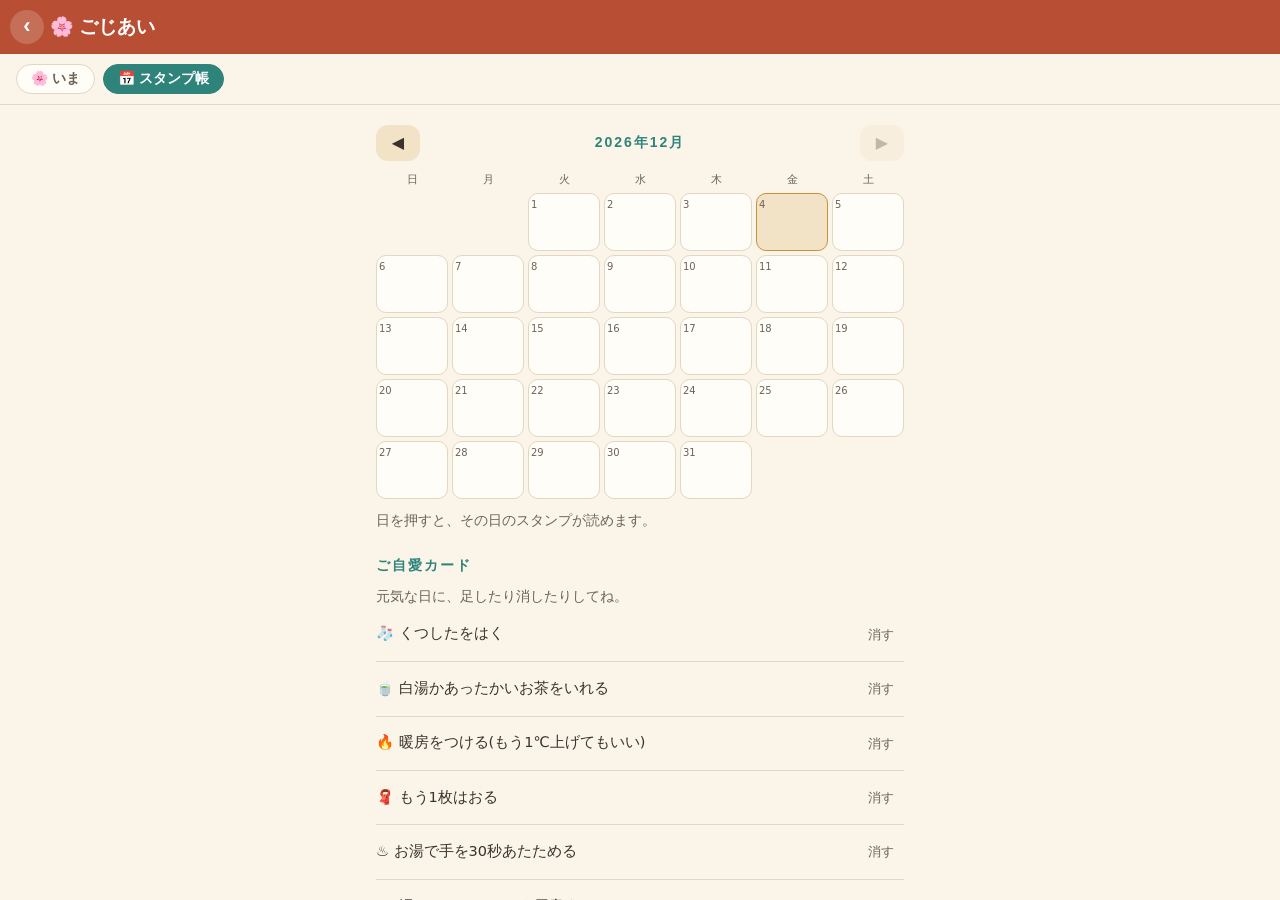
<file: stamps.html>
<!doctype html>
<html lang="ja">
<head>
<meta charset="utf-8">
<meta name="viewport" content="width=device-width, initial-scale=1, viewport-fit=cover, interactive-widget=resizes-content">
<title>スタンプ帳 — ごじあい</title>
<link rel="icon" href="icon.svg">
<meta name="theme-color" content="#B84E33">
<link rel="stylesheet" href="common.css">
<link rel="stylesheet" href="lite/lite.css">
<style>
.mnav {
  display: flex;
  align-items: center;
  justify-content: space-between;
  margin: 6px 0 10px;
}
.mnav h2 {
  margin: 0;
}
.mnav button {
  width: 44px;
  height: 36px;
  border-radius: 12px;
  background: var(--gold-soft);
  font-size: 16px;
}
.mnav button:disabled {
  opacity: 0.3;
}
.cal {
  display: grid;
  grid-template-columns: repeat(7, minmax(0, 1fr));
  gap: 4px;
}
.cal .w {
  font-size: 11px;
  color: var(--sub);
  text-align: center;
}
.cal .d {
  background: var(--card);
  border: 1.5px solid var(--line);
  border-radius: 10px;
  min-height: 58px;
  padding: 3px 2px;
  font-size: 10px;
  color: var(--sub);
  overflow: hidden;
}
.cal .d.now {
  background: var(--gold-soft);
  border-color: var(--gold);
}
.cal .d.off {
  visibility: hidden;
}
.cal .d.sel {
  outline: 2px solid var(--acc);
}
.cal .d i {
  display: block;
  font-style: normal;
  font-size: 13px;
  line-height: 1.25;
  letter-spacing: -1px;
  text-align: center;
  word-break: break-all;
}
.dayline {
  font-size: 13.5px;
  color: var(--sub);
  margin-top: 10px;
  min-height: 1.6em;
}
.row {
  display: flex;
  align-items: center;
  gap: 8px;
  padding: 8px 0;
  border-bottom: 1px solid var(--line);
  font-size: 14.5px;
}
.row span {
  flex: 1;
}
.row button {
  padding: 8px 10px;
  color: var(--sub);
  font-size: 13px;
}
.add {
  display: grid;
  grid-template-columns: 72px minmax(0, 1fr);
  gap: 8px;
  margin-top: 12px;
}
.add input,
.add select {
  font: inherit;
  color: var(--ink);
  background: var(--field);
  border: 1.5px solid var(--line);
  border-radius: 12px;
  padding: 10px;
  min-width: 0;
}
.add select,
.add .go {
  grid-column: 1/-1;
}
.add .go {
  background: var(--teal);
  color: #fff;
  border-radius: 999px;
  padding: 12px;
  font: 700 15px var(--head);
}
</style>
</head>
<body>
<main>
 <div class="mnav"><button id="prev" aria-label="前の月">◀</button><h2 id="mlabel"></h2><button id="next" aria-label="次の月">▶</button></div>
 <div class="cal" id="cal"></div>
 <div class="dayline" id="dayline"></div>
 <h2>ご自愛カード</h2>
 <div class="sub">元気な日に、足したり消したりしてね。</div>
 <div id="cards"></div>
 <div class="add">
  <input id="ne" maxlength="4" placeholder="絵文字" aria-label="絵文字">
  <input id="nt" maxlength="60" placeholder="ちいさくできること" aria-label="カードの文">
  <select id="nk" aria-label="なかま"></select>
  <button class="go" id="addcard">カードを足す</button>
 </div>
 <p class="sub">1日の区切りは朝4時です。夜ふかしの分は前の日に数えます。押しまちがえたスタンプは、「いま」の「きょうのスタンプ」を押すと消せます。</p>
</main>
<script src="lite/defaults.js"></script>
<script src="lite/api.js"></script>
<script src="common.js"></script>
<script src="lite/after.js"></script>
<script>
const {$, el} = G;
let month = null,
  selDay = null;
const shift = n => {
  const [y, m] = month.split("-").map(Number),
    d = new Date(y, m - 1 + n, 1);
  month = `${d.getFullYear()}-${String(d.getMonth() + 1).padStart(2, "0")}`;
  render(G.S);
};

function render(S) {
  if (!month) month = S.today.slice(0, 7);
  const [y, m] = month.split("-").map(Number),
    cal = $("cal");
  cal.textContent = "";
  $("mlabel").textContent = `${y}年${m}月`;
  $("next").disabled = month >= S.today.slice(0, 7);
  for (const w of "日月火水木金土") cal.append(el("div", "w", w));
  const by = {};
  for (const s of S.stamps) (by[s.day] = by[s.day] || []).push(s);
  const first = new Date(y, m - 1, 1).getDay(),
    last = new Date(y, m, 0).getDate();
  for (let i = 0; i < first; i++) cal.append(el("div", "d off"));
  for (let i = 1; i <= last; i++) {
    const key = `${month}-${String(i).padStart(2, "0")}`,
      list = by[key] || [];
    const d = el("div", "d" + (key === S.today ? " now" : "") + (key === selDay ? " sel" : ""), i);
    if (list.length)
      d.append(
        el(
          "i",
          null,
          list
            .slice(0, 4)
            .map(s => s.e)
            .join("") + (list.length > 4 ? "+" + (list.length - 4) : ""),
        ),
      );
    d.onclick = () => {
      selDay = key;
      render(S);
    };
    cal.append(d);
  }
  const sel = by[selDay] || [];
  $("dayline").textContent =
    selDay && selDay.startsWith(month)
      ? `${Number(selDay.slice(5, 7))}/${Number(selDay.slice(8))}: ` +
        (sel.length ? sel.map(s => `${s.e}${s.t}`).join("、") : "スタンプなし(休んだ日)")
      : "日を押すと、その日のスタンプが読めます。";

  const box = $("cards");
  box.textContent = "";
  for (const c of S.cards) {
    const row = el("div", "row"),
      del = el("button", null, "消す");
    del.onclick = () => {
      if (confirm(`「${c.t}」を消しますか?`)) G.api("api/cards", {cards: S.cards.filter(x => x.id !== c.id)});
    };
    row.append(el("span", null, `${c.e} ${c.t}`), del);
    box.append(row);
  }
}

$("prev").onclick = () => shift(-1);
$("next").onclick = () => shift(1);
for (const [k, v] of Object.entries(G.KIND)) {
  const o = el("option", null, v);
  o.value = k;
  $("nk").append(o);
}
$("nk").value = "kibun";
$("addcard").onclick = async () => {
  const t = $("nt").value.trim();
  if (!t) return $("nt").focus();
  await G.api("api/cards", {cards: [...G.S.cards, {id: "c" + Date.now(), e: $("ne").value.trim() || "🌸", t, k: $("nk").value}]});
  $("nt").value = "";
  $("ne").value = "";
  G.toast("カードを足しました");
};
G.start("stamps", render);
</script>
</body>
</html>
</file>
<file: common.css>
/* ごじあい: 色と部品。「Claude と話す」・入口ページと同じ紙の色・同じ字。上の帯だけ色を変えている */
:root {
  --bg: #fbf4e8;
  --card: #fffdf8;
  --ink: #3a322d;
  --sub: #6e625a;
  --mute: #9a8d82;
  --line: #e3d6c2;
  --acc: #e0674c;
  --acc-d: #b84e33;
  --acc-soft: #f6d8cf;
  --teal: #2e837b;
  --teal-soft: #d2e7e4;
  --gold: #c9903a;
  --gold-soft: #f3e3c6;
  --cold: #4b7fb0;
  --cold-soft: #dce8f3;
  --maru: "M PLUS Rounded 1c", "Hiragino Maru Gothic ProN", "BIZ UDPGothic", "Yu Gothic UI", system-ui, sans-serif;
  --head: "Zen Maru Gothic", "Hiragino Maru Gothic ProN", "M PLUS Rounded 1c", sans-serif;
  --bar: #b84e33;
  --bar-ink: #fff;
  --bar-btn: rgba(255, 255, 255, 0.18);
  --field: #fff;
}
:root[data-theme="dark"] {
  --bg: #25201c;
  --card: #302a25;
  --ink: #f3eadb;
  --sub: #bdaf9f;
  --mute: #8f8377;
  --line: #4a4039;
  --acc: #e0674c;
  --acc-d: #c9573d;
  --acc-soft: #5a3226;
  --teal: #6cc2b8;
  --teal-soft: #24423f;
  --gold: #e0b060;
  --gold-soft: #4a3b22;
  --cold: #8db8e0;
  --cold-soft: #2b3a4a;
  --field: #25201c;
}
* {
  box-sizing: border-box;
  -webkit-tap-highlight-color: transparent;
}
html,
body {
  margin: 0;
}
body {
  background: var(--bg);
  color: var(--ink);
  font: 16px/1.65 var(--maru);
}
button {
  font: inherit;
  color: inherit;
  border: 0;
  background: none;
  cursor: pointer;
  touch-action: manipulation;
}
a {
  color: inherit;
}
header {
  position: sticky;
  top: 0;
  z-index: 5;
  background: var(--bg);
}
.top {
  background: var(--bar);
  color: var(--bar-ink);
  padding: 10px 12px 10px 16px;
  display: flex;
  align-items: center;
  gap: 6px;
}
.top h1 {
  font: 700 19px/1.3 var(--head);
  margin: 0;
  flex: 1;
  min-width: 0;
  white-space: nowrap;
  overflow: hidden;
  text-overflow: ellipsis;
}
.top h1 button {
  background: none;
  padding: 0;
  height: auto;
  min-width: 0;
  border-radius: 8px;
  font: inherit;
  max-width: 100%;
  overflow: hidden;
  text-overflow: ellipsis;
  display: block;
}
.top .back {
  font-size: 22px;
  padding: 0 0 3px;
  margin-left: -6px;
}
.grid {
  display: grid;
  grid-template-columns: repeat(4, minmax(0, 1fr));
  gap: 22px 10px;
  padding-top: 14px;
}
.app {
  display: flex;
  flex-direction: column;
  align-items: center;
  gap: 6px;
  text-decoration: none;
  font: 700 12.5px/1.3 var(--head);
  color: var(--ink);
  padding: 0;
}
.app .ic {
  width: 100%;
  max-width: 76px;
  aspect-ratio: 1;
  border-radius: 22%;
  display: flex;
  align-items: center;
  justify-content: center;
  font-size: 36px;
  line-height: 1;
  box-shadow: 0 2px 6px rgba(58, 50, 45, 0.18);
}
.app:active .ic {
  transform: scale(0.93);
}
.app .ic {
  position: relative;
}
.app .ic .dot {
  position: absolute;
  top: 7px;
  right: 7px;
  width: 11px;
  height: 11px;
  border-radius: 50%;
  background: #ffefa0;
  box-shadow: 0 0 0 2px rgba(255, 255, 255, 0.6);
} /* 入口の しるし(common.js の dot)。数も動きも付けない */
.app .ic .dot.e {
  top: 3px;
  right: 3px;
  width: auto;
  height: auto;
  padding: 3px;
  font-size: 14px;
  line-height: 1;
  font-style: normal;
  background: rgba(255, 255, 255, 0.82);
} /* 絵の しるし(🗑️・🛒) */
.app .nm {
  max-width: 100%;
  overflow: hidden;
  text-overflow: ellipsis;
  white-space: nowrap;
}
.app.soon .ic {
  background: none !important;
  border: 2px dashed var(--line);
  box-shadow: none;
  filter: grayscale(0.6);
  opacity: 0.7;
}
.app.soon .nm {
  color: var(--mute);
}
dialog.ui {
  border: 0;
  border-radius: 20px;
  background: var(--card);
  color: var(--ink);
  padding: 18px;
  width: min(92vw, 380px);
  font: inherit;
}
dialog.ui::backdrop {
  background: rgba(40, 30, 25, 0.45);
}
dialog.ui .dh {
  font: 700 16px var(--head);
  margin-bottom: 12px;
}
dialog.ui .r {
  display: flex;
  gap: 8px;
  margin-bottom: 12px;
}
dialog.ui input:not([type="color"]):not([type="checkbox"]) {
  font: inherit;
  color: var(--ink);
  background: var(--field);
  border: 1.5px solid var(--line);
  border-radius: 12px;
  padding: 10px;
  min-width: 0;
  flex: 1;
}
dialog.ui input.em {
  flex: none;
  width: 68px;
  text-align: center;
}
dialog.ui .sw {
  display: flex;
  flex-wrap: wrap;
  gap: 10px;
  margin: 8px 0 16px;
}
dialog.ui .sw button,
dialog.ui .sw input {
  width: 36px;
  height: 36px;
  border-radius: 50%;
  border: 3px solid var(--card);
  padding: 0;
  box-shadow: 0 0 0 1.5px var(--line);
  background: none;
}
dialog.ui .sw button.on {
  box-shadow: 0 0 0 3px var(--ink);
}
dialog.ui .sw.wall button,
dialog.ui .sw.wall input {
  width: 44px;
  height: 44px;
  border-radius: 12px;
}
dialog.ui .sw input.on {
  box-shadow: 0 0 0 3px var(--ink);
}
dialog.ui .apps {
  display: grid;
  gap: 2px;
  margin: 6px 0 14px;
  max-height: 38vh;
  overflow: auto;
}
dialog.ui .apps label {
  display: flex;
  align-items: center;
  gap: 10px;
  padding: 8px 4px;
  font-size: 15px;
}
dialog.ui .apps input {
  width: 20px;
  height: 20px;
  accent-color: var(--teal);
  flex: none;
}
dialog.ui .ok,
dialog.ui .no {
  flex: 1;
  border-radius: 999px;
  padding: 11px;
  font: 700 15px var(--head);
  margin: 0;
}
dialog.ui .ok {
  background: var(--teal);
  color: #fff;
}
dialog.ui .no {
  background: var(--gold-soft);
}
.top a,
.top button {
  flex: none;
  display: inline-flex;
  align-items: center;
  justify-content: center;
  text-decoration: none;
  background: var(--bar-btn);
  color: var(--bar-ink);
  border-radius: 999px;
  height: 34px;
  min-width: 34px;
  padding: 0 10px;
  font: 700 13px var(--head);
}
#tabs {
  display: flex;
  gap: 8px;
  overflow-x: auto;
  padding: 10px 16px;
  scrollbar-width: none;
  border-bottom: 1px solid var(--line);
}
#tabs::-webkit-scrollbar {
  display: none;
}
.tabw {
  position: relative;
}
.tabw.ml #tabs {
  -webkit-mask-image: linear-gradient(90deg, transparent 0, #000 44px);
  mask-image: linear-gradient(90deg, transparent 0, #000 44px);
}
.tabw.mr #tabs {
  -webkit-mask-image: linear-gradient(270deg, transparent 0, #000 44px);
  mask-image: linear-gradient(270deg, transparent 0, #000 44px);
}
.tabw.ml.mr #tabs {
  -webkit-mask-image: linear-gradient(90deg, transparent 0, #000 44px, #000 calc(100% - 44px), transparent 100%);
  mask-image: linear-gradient(90deg, transparent 0, #000 44px, #000 calc(100% - 44px), transparent 100%);
}
.tabar {
  position: absolute;
  top: 50%;
  transform: translateY(-50%);
  width: 28px;
  height: 28px;
  border-radius: 50%;
  background: var(--card);
  border: 1.5px solid var(--line);
  color: var(--sub);
  font: 700 17px/1 var(--head);
  display: none;
  align-items: center;
  justify-content: center;
  box-shadow: 0 1px 4px rgba(0, 0, 0, 0.12);
  z-index: 2;
}
.tabar.l {
  left: 4px;
}
.tabar.r {
  right: 4px;
}
.tabw.ml .tabar.l,
.tabw.mr .tabar.r {
  display: flex;
}
.tab {
  flex: none;
  border: 1.5px solid var(--line);
  background: var(--card);
  color: var(--sub);
  border-radius: 999px;
  padding: 5px 14px;
  font: 700 14px var(--head);
  display: flex;
  align-items: center;
  gap: 6px;
  white-space: nowrap;
  text-decoration: none;
}
.tab.on {
  background: var(--teal);
  border-color: var(--teal);
  color: #fff;
}
:root[data-theme="dark"] .tab.on {
  color: #16302d;
}
.tab.soon {
  border-style: dashed;
  opacity: 0.75;
}
main {
  max-width: 560px;
  margin: 0 auto;
  padding: 14px 16px calc(40px + env(safe-area-inset-bottom));
}
h2 {
  font: 700 14px var(--head);
  letter-spacing: 0.14em;
  color: var(--teal);
  margin: 26px 0 10px;
}
.box {
  background: var(--card);
  border: 1.5px solid var(--line);
  border-radius: 16px;
  padding: 14px 16px;
}
.sub {
  color: var(--sub);
  font-size: 13.5px;
}
.empty {
  color: var(--sub);
  font-size: 14px;
  padding: 8px 0;
}
#toast {
  position: fixed;
  left: 50%;
  bottom: calc(24px + env(safe-area-inset-bottom));
  transform: translateX(-50%);
  background: var(--ink);
  color: var(--bg);
  border-radius: 999px;
  padding: 8px 16px;
  font-size: 14px;
  opacity: 0;
  pointer-events: none;
  transition: opacity 0.2s;
  z-index: 8;
  white-space: nowrap;
}
#toast.on {
  opacity: 1;
}
#hanko {
  position: fixed;
  inset: 0;
  display: none;
  align-items: center;
  justify-content: center;
  pointer-events: none;
  z-index: 9;
}
#hanko.on {
  display: flex;
}
#hanko div {
  width: 200px;
  height: 200px;
  border-radius: 50%;
  border: 9px solid var(--acc);
  color: var(--acc);
  background: var(--card);
  display: flex;
  flex-direction: column;
  align-items: center;
  justify-content: center;
  font: 800 34px var(--head);
  animation: pon 0.9s ease-out forwards;
}
#hanko span {
  font-size: 56px;
  line-height: 1.1;
}
@keyframes pon {
  0% {
    transform: scale(2.4) rotate(-22deg);
    opacity: 0;
  }
  22% {
    transform: scale(0.94) rotate(-9deg);
    opacity: 1;
  }
  32% {
    transform: scale(1) rotate(-9deg);
  }
  80% {
    transform: scale(1) rotate(-9deg);
    opacity: 1;
  }
  100% {
    transform: scale(1) rotate(-9deg);
    opacity: 0;
  }
}
@media (prefers-reduced-motion: reduce) {
  #hanko div {
    animation: fade 0.9s forwards;
  }
}
@keyframes fade {
  0%,
  80% {
    opacity: 1;
  }
  100% {
    opacity: 0;
  }
}
/* 入口: 帯なし・時計・背景(写真も) */
body.home::before {
  content: "";
  position: fixed;
  inset: 0;
  z-index: -1;
  background: var(--wall, var(--bg));
}
header.bare {
  position: static;
  background: none;
}
header.bare .top {
  background: none;
  padding: 10px 12px 0;
}
header.bare .gap {
  flex: 1;
}
header.bare .top a,
header.bare .top button {
  background: color-mix(in srgb, var(--card) 62%, transparent);
  color: var(--ink);
  backdrop-filter: blur(6px);
}
.clock {
  text-align: center;
  padding: 10px 0 26px;
  color: var(--ink);
}
.clock .tm {
  font: 800 68px/1.05 var(--head);
  letter-spacing: 0.01em;
  font-variant-numeric: tabular-nums;
}
.clock .dt {
  font: 700 17px var(--head);
  margin-top: 2px;
}
body.photo .clock,
body.photo .app .nm {
  text-shadow:
    0 1px 4px rgba(0, 0, 0, 0.55),
    0 0 14px rgba(0, 0, 0, 0.35);
}
body.photo .app.soon .ic {
  border-color: rgba(255, 255, 255, 0.75);
  background: rgba(0, 0, 0, 0.18) !important;
  filter: none;
  opacity: 0.85;
}
body.photo header.bare .top a,
body.photo header.bare .top button {
  background: rgba(255, 255, 255, 0.72);
  color: #3a322d;
}
dialog.ui .sw.wall button[data-k="photo"] {
  background-size: cover !important;
}
dialog.ui .apps label span {
  flex: 1;
}
dialog.ui .apps label button {
  flex: none;
  width: 36px;
  height: 36px;
  border-radius: 50%;
  background: var(--gold-soft);
  font-size: 15px;
}
/* 入口の並べかえ */
body.arrange .grid {
  touch-action: none;
}
body.arrange .app {
  user-select: none;
  -webkit-user-select: none;
  -webkit-user-drag: none;
  -webkit-touch-callout: none;
  cursor: grab;
  animation: wig 0.5s ease-in-out infinite alternate;
}
body.arrange .app:nth-child(2n) {
  animation-delay: -0.25s;
}
body.arrange .app.drag {
  animation: none;
  transform: scale(1.12);
  opacity: 0.8;
  cursor: grabbing;
}
@keyframes wig {
  from {
    transform: rotate(-1.6deg);
  }
  to {
    transform: rotate(1.6deg);
  }
}
@media (prefers-reduced-motion: reduce) {
  body.arrange .app {
    animation: none;
    outline: 2px dashed var(--line);
    outline-offset: 4px;
    border-radius: 14px;
  }
}
.arr-done {
  position: fixed;
  left: 50%;
  bottom: calc(28px + env(safe-area-inset-bottom));
  transform: translateX(-50%);
  background: var(--teal);
  color: #fff;
  border-radius: 999px;
  padding: 13px 34px;
  font: 700 17px var(--head);
  box-shadow: 0 4px 14px rgba(0, 0, 0, 0.25);
  z-index: 7;
}
body.arrange #toast {
  bottom: calc(92px + env(safe-area-inset-bottom));
}
/* せってい */
#tabs button.tab {
  cursor: pointer;
}
.rows {
  padding: 4px 14px;
}
.rowl {
  display: flex;
  align-items: center;
  gap: 12px;
  padding: 10px 0;
  border-bottom: 1px solid var(--line);
  font-size: 15.5px;
}
.rowl:last-child {
  border-bottom: 0;
}
.rowl input {
  width: 22px;
  height: 22px;
  accent-color: var(--teal);
  flex: none;
}
.rowl .nm {
  flex: 1;
  min-width: 0;
  overflow: hidden;
  text-overflow: ellipsis;
  white-space: nowrap;
  font-weight: 700;
}
.rowl .pen {
  flex: none;
  width: 38px;
  height: 38px;
  border-radius: 50%;
  background: var(--gold-soft);
}
.mini {
  flex: none;
  width: 34px;
  height: 34px;
  border-radius: 22%;
  display: inline-flex;
  align-items: center;
  justify-content: center;
  font-size: 18px;
  line-height: 1;
}
.btn {
  display: block;
  width: 100%;
  text-align: center;
  text-decoration: none;
  background: var(--gold-soft);
  color: var(--ink);
  border-radius: 999px;
  padding: 12px;
  font: 700 15px var(--head);
  margin-top: 14px;
}
.pv {
  height: 190px;
  border-radius: 20px;
  border: 1.5px solid var(--line);
  display: flex;
  flex-direction: column;
  align-items: center;
  justify-content: center;
  gap: 14px;
  margin-bottom: 12px;
  background-size: cover;
  background-position: center;
}
.pv .tm {
  font: 800 44px/1 var(--head);
}
.pv .ics {
  display: flex;
  gap: 12px;
}
.pv.photo .tm {
  text-shadow: 0 1px 4px rgba(0, 0, 0, 0.55);
}
.sws {
  display: grid;
  grid-template-columns: repeat(5, minmax(0, 1fr));
  gap: 10px;
  margin-top: 10px;
}
.sws button,
.sws input {
  width: 100%;
  aspect-ratio: 1;
  height: auto;
  border-radius: 14px;
  border: 3px solid var(--card);
  padding: 0;
  box-shadow: 0 0 0 1.5px var(--line);
}
.sws button[data-k="photo"] {
  background-size: cover !important;
  background-position: center !important;
}
.sws button.on,
.sws input.on {
  box-shadow: 0 0 0 3px var(--ink);
}
.seg {
  display: grid;
  grid-template-columns: repeat(3, minmax(0, 1fr));
  gap: 6px;
  background: var(--card);
  border: 1.5px solid var(--line);
  border-radius: 999px;
  padding: 4px;
  margin-bottom: 8px;
}
.seg button {
  border-radius: 999px;
  padding: 10px 4px;
  font: 700 13.5px var(--head);
  color: var(--sub);
}
.seg button.on {
  background: var(--teal);
  color: #fff;
}
:root[data-theme="dark"] .seg button.on {
  color: #16302d;
}

/* 🌙 おやすみモード: 暗い色にしたうえで、画面ぜんたいをもう一段しずめる */
html[data-rest]::after {
  content: "";
  position: fixed;
  inset: 0;
  background: #0b0a14;
  opacity: 0.3;
  pointer-events: none;
  z-index: 2147483000;
}
#moon.on {
  box-shadow: 0 0 0 2px var(--gold);
}
.restline {
  display: block;
  margin: -14px auto 18px;
  padding: 8px 16px;
  border-radius: 999px;
  font: 700 13.5px var(--head);
  color: var(--ink);
  background: color-mix(in srgb, var(--card) 62%, transparent);
  backdrop-filter: blur(6px);
}
.restline[hidden] {
  display: none;
}
.rowl.hours select {
  font: inherit;
  color: var(--ink);
  background: var(--field);
  border: 1.5px solid var(--line);
  border-radius: 12px;
  padding: 8px 10px;
}
dialog.ui .offs .btn {
  margin-top: 10px;
}
dialog.ui .offs .btn:disabled {
  opacity: 0.6;
}

/* ページそのものは動かさず、中身(main)だけを動かす。Android の Chrome は、ページが下に動くと上の住所欄を隠して全画面のようになるので、それを起こさない */
html,
body {
  height: 100%;
  overflow: hidden;
}
body {
  display: flex;
  flex-direction: column;
  height: 100dvh;
}
header {
  flex: none;
}
main {
  flex: 1 1 auto;
  min-height: 0;
  width: 100%;
  box-sizing: border-box;
  overflow-y: auto;
  max-width: none;
  margin: 0;
  padding-left: max(16px, calc(50% - 264px));
  padding-right: max(16px, calc(50% - 264px));
}

/* ぷるん: 押すと少しつぶれて、はなすと ぷるんと戻る(common.js が .pr / .puru を付ける。せってい → 見た目 で切れる)。scale を使うので、位置合わせの transform とぶつからない */
html[data-puru] .pr {
  scale: 0.92;
  transition: scale 0.09s ease-out;
}
html[data-puru] .puru {
  animation: puru 0.52s ease-out;
}
@keyframes puru {
  0% {
    scale: 0.92;
  }
  28% {
    scale: 1.1 0.9;
  }
  48% {
    scale: 0.95 1.07;
  }
  68% {
    scale: 1.04 0.97;
  }
  84% {
    scale: 0.99 1.01;
  }
  100% {
    scale: 1;
  }
}
@media (prefers-reduced-motion: reduce) {
  html[data-puru] .pr {
    scale: 1;
  }
  html[data-puru] .puru {
    animation: none;
  }
}

/* ぷるん(見た目): アプリの四角を、ゼリーやグミのような ぷるんとした粒にする。角をまるく、中がほんのり透けて、上に小さな光の粒、下に色のついた影(せってい → 見た目 で切れる) */
html[data-tsuya] .app .ic,
html[data-tsuya] .mini {
  position: relative;
  overflow: hidden;
  isolation: isolate;
  border-radius: 32%;
  box-shadow:
    0 4px 8px -4px color-mix(in srgb, var(--c, #3a322d) 55%, transparent),
    0 1px 3px rgba(58, 50, 45, 0.12),
    inset 0 3px 6px rgba(255, 255, 255, 0.2),
    inset 0 -4px 7px rgba(0, 0, 0, 0.11),
    inset 0 0 0 1px rgba(255, 255, 255, 0.12);
}
html[data-tsuya] .app .ic::before,
html[data-tsuya] .mini::before {
  content: "";
  position: absolute;
  inset: 0;
  z-index: -1;
  pointer-events: none;
  background:
    radial-gradient(32% 14% at 33% 15%, rgba(255, 255, 255, 0.6), rgba(255, 255, 255, 0.2) 60%, rgba(255, 255, 255, 0) 100%),
    radial-gradient(6% 4% at 69% 14%, rgba(255, 255, 255, 0.5), rgba(255, 255, 255, 0) 100%),
    radial-gradient(80% 36% at 50% 108%, rgba(255, 255, 255, 0.2), rgba(255, 255, 255, 0) 70%),
    radial-gradient(90% 90% at 50% 45%, rgba(255, 255, 255, 0.07), rgba(0, 0, 0, 0.05) 100%);
}
html[data-tsuya] .app .ic {
  text-shadow: 0 1px 2px rgba(0, 0, 0, 0.12);
}
html[data-tsuya] .app.soon .ic {
  box-shadow: none;
}
html[data-tsuya] .app.soon .ic::before {
  display: none;
}
html[data-tsuya][data-theme="dark"] .app .ic::before,
html[data-tsuya][data-theme="dark"] .mini::before {
  opacity: 0.75;
}

/* せってい → 見た目: 字のフォントを選ぶ四角 */
.fonts {
  display: grid;
  grid-template-columns: repeat(2, minmax(0, 1fr));
  gap: 8px;
}
.fonts button {
  background: var(--card);
  border: 1.5px solid var(--line);
  border-radius: 14px;
  padding: 10px 6px;
  font-size: 17px;
  line-height: 1.3;
  overflow: hidden;
  white-space: nowrap;
  text-overflow: ellipsis;
}
.fonts button small {
  display: block;
  font: 11px var(--maru);
  color: var(--sub);
}
.fonts button.on {
  border-color: var(--teal);
  box-shadow: 0 0 0 2px var(--teal);
}
/* 入口の時計(と日付)だけ、長押ししても 選択・コピーの吹き出しを出さない。ほかの字は 持ち主・もう ひとり の版とも コピペできる */
#clock,
#clock * {
  -webkit-user-select: none;
  user-select: none;
  -webkit-touch-callout: none;
}
/* 決まりの部品(G.gear・G.slide)。.claude/skills/gojiai-app/SKILL.md */
.top a.gear {
  font-size: 18px;
  padding: 0;
}
.top a.gear.on {
  box-shadow: 0 0 0 2px var(--bar-ink);
}
.dragging {
  position: relative;
  z-index: 3;
  box-shadow: 0 6px 18px rgba(0, 0, 0, 0.18);
  border-radius: 12px;
  transition: none !important;
}
.grip {
  margin-left: auto;
  color: var(--mute);
  font-size: 18px;
  padding: 0 4px;
  flex: none;
} /* 長押しで つまめる行の しるし */
label.rowl[data-k] {
  -webkit-user-select: none;
  user-select: none;
  -webkit-touch-callout: none;
}
.top a.new {
  background: rgba(255, 255, 255, 0.55);
} /* 💡 ようぼう・ベータ に新しいのがある */
header.bare .top a.new,
body.photo header.bare .top a.new {
  background: var(--card);
} /* 透けを なくして こく */
/* 並べかえのとき 入口の あいているところに出る ＋ の四角(common.js の addApp) */
.app.addt {
  background: none;
  border: 0;
  animation: none;
}
.app.addt .ic {
  background: transparent !important;
  border: 2.5px dashed var(--sub);
  color: var(--sub);
  font: 400 34px/1 var(--head);
  box-shadow: none;
}
.app.addt .ic::before,
.app.addt .ic::after {
  display: none;
}
dialog.ui .apps .pick {
  display: block;
  width: 100%;
  text-align: left;
  padding: 10px 6px;
  border-bottom: 1px solid var(--line);
  font: 700 16px var(--head);
  color: var(--ink);
}
dialog.ui .apps .sub {
  margin: 8px 0 2px;
  font-size: 12.5px;
}
.clock .dt .alarm {
  display: inline-block;
  margin-left: 6px;
  padding: 0 5px;
  border-radius: 999px;
  text-decoration: none;
  font-size: 15px;
  line-height: 1.4;
  vertical-align: 1px;
} /* 字の高さに収める(時計の字に かからない) */
.clock .dt .alarm.late {
  background: var(--gold-soft);
  box-shadow: 0 0 0 1.5px var(--gold);
  animation: alarmPulse 2.4s ease-in-out infinite;
} /* 23 時から: あしたの アラーム かけた? */
@keyframes alarmPulse {
  50% {
    box-shadow: 0 0 0 4px color-mix(in srgb, var(--gold) 35%, transparent);
  }
}
dialog.ui .apps input {
  font: 600 16px var(--maru);
  color: var(--ink);
  background: var(--field);
  border: 1.5px solid var(--line);
  border-radius: 12px;
  padding: 10px 11px !important;
  min-height: 44px;
  min-width: 0;
  margin: 6px 0;
}
dialog.ui .apps .r input:not(.em) {
  flex: 1;
}
dialog.ui .apps input.em {
  width: 64px;
  text-align: center;
  flex: none;
}
dialog.ui .apps .ok {
  width: 100%;
  margin-top: 6px;
}
.clock .dt button.alarm {
  background: none;
  color: inherit;
  height: auto;
  min-width: 0;
  font: inherit;
  font-size: 15px;
}
.clock .dt .alarm.done {
  opacity: 0.35;
} /* その夜 押したら うすく */
/* 🕰️ ひらいた記録(⚙️ 🧩 アプリ) */
.chips2 {
  display: flex;
  flex-wrap: wrap;
  gap: 6px;
  margin: 8px 0 4px;
}
.chips2 button {
  border: 1.5px solid var(--line);
  border-radius: 999px;
  padding: 5px 12px;
  font: 700 13px var(--head);
  background: var(--card);
  color: var(--ink);
}
.chips2 button.on {
  background: var(--teal);
  border-color: var(--teal);
  color: #fff;
}
.rowl.opr .nm {
  min-width: 0;
}
.rowl .opn {
  display: block;
  color: var(--sub);
  font-size: 11.5px;
  font-weight: 600;
}
.rowl .fsel {
  flex: none;
  max-width: 34%;
  font: 700 13px var(--head);
  color: var(--ink);
  background: var(--card);
  border: 1.5px solid var(--line);
  border-radius: 10px;
  padding: 6px 4px;
}
.app {
  transition: opacity 0.4s;
}

/* ⚙️ の「つなぎ方」: <details class="how"> の 中に 手順(ol)と 写す 箱(.cp)。写す ボタンは common.js の G.how() が 付ける */
.how {
  margin-top: 22px;
  border-top: 1.5px solid var(--line);
}
.how summary {
  font: 700 17px var(--head);
  padding: 12px 0;
  cursor: pointer;
  color: var(--teal);
}
.how summary small {
  font-size: 13px;
  color: var(--sub);
  font-weight: 400;
}
.how h3 {
  margin: 16px 0 4px;
  font: 700 15px var(--head);
}
.how ol,
.how ul {
  margin: 4px 0 0;
  padding-left: 1.3em;
  line-height: 1.8;
}
.how li {
  margin: 2px 0;
  overflow-wrap: anywhere;
}
.how code {
  font-size: 13px;
  overflow-wrap: anywhere;
}
.how .pc {
  margin: 10px 0 0;
  padding: 10px 12px;
  border-radius: 12px;
  background: var(--gold-soft);
  color: var(--ink);
  font-size: 13.5px;
  line-height: 1.7;
}
.cp {
  display: flex;
  align-items: center;
  gap: 8px;
  margin: 6px 0 10px;
  background: var(--bg);
  border: 1.5px solid var(--line);
  border-radius: 12px;
  padding: 6px 6px 6px 10px;
}
.cp code {
  flex: 1;
  min-width: 0;
  font-size: 13px;
  overflow-wrap: anywhere;
  user-select: all;
  -webkit-user-select: all;
}
.cp button {
  flex: none;
  border-radius: 999px;
  padding: 8px 14px;
  background: var(--teal);
  color: #fff;
  font: 700 14px var(--head);
}
:root[data-theme="dark"] .cp button {
  color: #16302d;
}
.cp code.hid {
  color: var(--mute);
  user-select: none;
  -webkit-user-select: none;
  font-family: inherit;
}
.cp button.eye {
  background: var(--gold-soft);
  color: var(--ink);
  padding: 8px 12px;
}
:root[data-theme="dark"] .cp button.eye {
  color: var(--ink);
}
/* つなぎ方 の 枠(.box.lk): 見出しの 横に ✓ 連携ずみ / まだ(.st)、入力(input)、つなぐ(.go)、小さい ボタン(.soft)。おうち・おかね・からだ・メッセージ・ひといき で 同じ 見た目 */
.box.lk {
  margin-top: 12px;
  padding: 14px;
}
.box.lk h3 {
  margin: 0 0 6px;
  display: flex;
  align-items: center;
  flex-wrap: wrap;
  gap: 8px;
}
.box.lk .st {
  font: 700 12.5px var(--head);
  padding: 3px 10px;
  border-radius: 999px;
  background: var(--gold-soft);
  color: var(--sub);
}
.box.lk .st.ok {
  background: var(--teal);
  color: #fff;
}
:root[data-theme="dark"] .box.lk .st.ok {
  color: #16302d;
}
.box.lk input {
  display: block;
  width: 100%;
  box-sizing: border-box;
  margin: 8px 0 0;
  padding: 11px 12px;
  font-size: 16px;
}
.box.lk input {
  border: 1.5px solid var(--line);
  border-radius: 12px;
  background: var(--bg);
  color: var(--ink);
}
.box.lk .go {
  display: block;
  width: 100%;
  box-sizing: border-box;
  margin: 10px 0 4px;
  padding: 12px;
  border-radius: 999px;
  text-align: center;
  text-decoration: none;
}
.box.lk .go {
  background: var(--teal);
  color: #fff;
  font: 700 15px var(--head);
}
:root[data-theme="dark"] .box.lk .go {
  color: #16302d;
}
.box.lk .go.alt,
:root[data-theme="dark"] .box.lk .go.alt {
  background: var(--gold-soft);
  color: var(--ink);
}
.box.lk .go:disabled,
.lk .go.off {
  opacity: 0.45;
  pointer-events: none;
}
.box.lk .soft {
  margin: 8px 8px 0 0;
  padding: 8px 14px;
  border-radius: 999px;
  background: var(--gold-soft);
  color: var(--ink);
  font: 700 13.5px var(--head);
}
.box.lk a:not(.go) {
  color: var(--teal);
  font-weight: 700;
  text-decoration: underline;
}
.box.lk .sub {
  margin-top: 8px;
}
.box.lk .apps {
  display: flex;
  flex-wrap: wrap;
  gap: 6px;
  margin: 8px 0 2px;
}
.box.lk .apps span {
  padding: 5px 11px;
  border-radius: 999px;
  background: var(--bg);
  border: 1.5px solid var(--line);
  font: 700 13px var(--head);
}
/* ⚙️ せってい の 🔗 れんけい: 1 行 = れんけい先(太字)+ しるし、利用アプリ、れんけい情報、設定へ */
.lkrow {
  margin-top: 10px;
  padding: 12px 14px;
  display: grid;
  grid-template-columns: 1fr auto;
  gap: 2px 10px;
  align-items: center;
}
.lkrow .hd {
  display: flex;
  align-items: center;
  flex-wrap: wrap;
  gap: 8px;
  font: 700 16px var(--head);
  min-width: 0;
}
.lkrow .hd b {
  overflow-wrap: anywhere;
}
.lkrow .st {
  font: 700 12px var(--head);
  padding: 3px 9px;
  border-radius: 999px;
  background: var(--gold-soft);
  color: var(--sub);
  white-space: nowrap;
}
.lkrow .st.ok {
  background: var(--teal);
  color: #fff;
}
:root[data-theme="dark"] .lkrow .st.ok {
  color: #16302d;
}
.lkrow .use,
.lkrow .info {
  grid-column: 1;
  color: var(--sub);
  font-size: 13.5px;
  overflow-wrap: anywhere;
}
.lkrow .go {
  grid-column: 2;
  grid-row: 1 / span 2;
  padding: 9px 12px;
  border-radius: 999px;
  background: var(--gold-soft);
  color: var(--ink);
  font: 700 13.5px var(--head);
  text-decoration: none;
  white-space: nowrap;
}
.lkhd {
  display: flex;
  align-items: center;
  justify-content: space-between;
  gap: 10px;
  margin: 4px 0 2px;
}
.lkhd .q {
  width: 28px;
  height: 28px;
  padding: 0;
  border-radius: 50%;
  background: var(--gold-soft);
  color: var(--sub);
  font: 700 14px var(--head);
}
.lkhd .srt {
  padding: 7px 14px;
  border-radius: 999px;
  border: 1.5px solid var(--line);
  background: var(--card);
  color: var(--ink);
  font: 700 13.5px var(--head);
}
/* まだ つないで いない とき の 案内(G.needLink) */
.needlink {
  text-align: center;
  padding: 26px 14px;
  margin-top: 10px;
}
.needlink .e {
  font-size: 46px;
  line-height: 1.2;
}
.needlink .t {
  font: 700 17px var(--head);
  margin-top: 6px;
}
.needlink .sub {
  margin-top: 6px;
}
.needlink .go {
  display: inline-block;
  margin-top: 14px;
  padding: 11px 22px;
  border-radius: 999px;
  background: var(--teal);
  color: #fff;
  font: 700 15px var(--head);
  text-decoration: none;
}
:root[data-theme="dark"] .needlink .go {
  color: #16302d;
}
.needlink .sub,
.needlink .t {
  text-wrap: balance;
}
/* ⚙️ せってい の 👪 かぞく */
.pprow {
  display: flex;
  align-items: center;
  gap: 10px;
  margin-top: 10px;
  padding: 12px 14px;
}
.pprow .nm {
  flex: 1;
  font: 700 15px var(--head);
}
.ppone {
  margin-top: 10px;
  padding: 12px 14px;
}
.ppone .pplab {
  font: 700 13px var(--head);
  color: var(--sub);
}
.ppone input {
  display: block;
  width: 100%;
  box-sizing: border-box;
  margin: 6px 0 10px;
  padding: 10px 12px;
  font-size: 16px;
}
.ppone input {
  border: 1.5px solid var(--line);
  border-radius: 12px;
  background: var(--bg);
  color: var(--ink);
}
.ppsw {
  display: flex;
  flex-wrap: wrap;
  gap: 10px;
}
.ppsw button {
  width: 38px;
  height: 38px;
  padding: 0;
  border-radius: 50%;
  border: 2px solid var(--line);
}
.ppsw button.on {
  border-color: var(--ink);
  box-shadow: 0 0 0 2px var(--card) inset;
}
h2 .q {
  width: 24px;
  height: 24px;
  padding: 0;
  margin-left: 4px;
  border-radius: 50%;
  background: var(--gold-soft);
  color: var(--sub);
  font: 700 13px var(--head);
  vertical-align: 2px;
}
/* ひとりで 使う(body.solo): 「だれの」を えらぶ・見せる 部品を しまう */
body.solo .who,
body.solo #whose,
body.solo .wh,
body.solo #lg {
  display: none !important;
}
.ppsw button:disabled {
  opacity: 0.25;
}
.rowl .grip {
  flex: none;
  color: var(--mute);
  font-size: 18px;
  padding: 0 2px 0 6px;
  touch-action: none;
}
.rowl.dragging {
  background: var(--card);
  box-shadow: 0 6px 18px rgba(0, 0, 0, 0.18);
  position: relative;
  z-index: 2;
  border-radius: 10px;
}
/* ⚙️ の 🕰️ ひらいた記録: 1 つの 枠(.fadeall)の 中に、うすく する 時間・おすすめ・アプリごと */
.fadeall {
  margin-top: 10px;
  padding: 4px 14px 6px;
}
.fadeall > .rows {
  border: 0;
  background: none;
  padding: 0;
  margin: 0;
  box-shadow: none;
}
.fadeall > .rows + .btn,
.fadeall > .btn + .rows {
  margin-top: 4px;
}
.fadeall > .btn {
  display: block;
  width: 100%;
  margin: 10px 0;
}
.fadeall > .rows:last-child {
  border-top: 1px solid var(--line);
  padding-top: 4px;
}
/* ⚙️ の ℹ️ このアプリ: ほかの タブと 同じ 左寄せ。ボタンは 幅いっぱい */
section > .btn {
  display: block;
  width: 100%;
  box-sizing: border-box;
}
section > .bk {
  margin-top: 6px;
}
.seg2 button.off {
  opacity: 0.4;
}
/* 🕰️ ひらいた記録: うすく する 時間 と「おすすめに する」の あいだに 線 */
.fadeall > .rows:first-child {
  border-bottom: 1px solid var(--line);
  padding-bottom: 12px;
}
.fadeall > .btn {
  margin: 14px 0;
}
/* ⚙️ の ℹ️ このアプリ: 見出しは 枠の 外、中身は 枠の 中 */
.lite-sec {
  margin-top: 10px;
  padding: 14px;
  display: flex;
  flex-direction: column;
  gap: 10px;
}
.lite-sec .sub,
.lite-sec > .btn {
  margin: 0;
}
/* 🕰️ ひらいた記録: おすすめに する は 上と 下の 線の まん中 */
.fadeall > .rows + .btn {
  margin: 14px 0;
}
.fadeall > .btn + .rows {
  margin-top: 0;
  padding-top: 4px;
}
/* 🕰️ ひらいた記録: 枠の 上の 余白(いちばん 上の 文が 枠に くっつかない ように) */
.fadeall {
  padding-top: 12px;
}
.fadeall > .rows:first-child .nm {
  margin-bottom: 8px;
}
/* ⚙️ せってい: タブの すぐ 下の 見出しを 上に つめる(1 ページに 収まる ように。) */
#root > section > h2:first-child {
  margin-top: 8px;
}
</file>
<file: lite/lite.css>
/* ぬくまど(体験版)だけの 見た目。tools/build_lite.py が common.css の 後に 差しこむ。体験版に 無い ものへの 入口を しまう */

/* 🌸 いま: 「いまいるところ」(部屋の 温度計・さむさ の ページ)は 体験版に 無い */
a#here {
  display: none;
}

/* ⚙️ 入口 の ウィジェット: 出せるのは 🔗 ショートカット だけ(天気・予定・やること・電気・予定を足す・時計の横の天気 は 無い) */
.gws label.rowl[data-k]:not([data-k="sc"]),
.gwall > .gwp + .gwp,
.gwr {
  display: none;
}

/* 🎵 きょく: 曲を 足す(＋ と フリーの 曲の サイト)は 体験版に 無い */
html[data-lite="hitoiki-kyoku"] #fab,
html[data-lite="hitoiki-kyoku"] h2:has(+ .box.sites),
html[data-lite="hitoiki-kyoku"] .box.sites {
  display: none;
}

/* ⚙️ ひといき: 🎙️ こえ の つなぎ方 と、🫧 からだ から げんき を 決める 切りかえ は 体験版に 無い */
html[data-lite="hitoiki-settei"] details.how,
html[data-lite="hitoiki-settei"] h2:has(+ .box > .seg),
html[data-lite="hitoiki-settei"] .box:has(> .seg) {
  display: none;
}

/* ⚙️ の いちばん下「この アプリに ついて」(after.js) */
.lite-note {
  margin-top: 4px;
  display: flex;
  flex-direction: column;
  gap: 10px;
  text-align: left;
}
.lite-note h2 {
  margin: 14px 0 0;
}
.lite-note .btn {
  display: block;
  width: 100%;
  box-sizing: border-box;
  text-align: center;
  text-decoration: none;
}
.lite-fbw summary {
  font: 700 15px var(--head);
  color: var(--teal);
  padding: 8px 0;
  cursor: pointer;
}
.lite-fb {
  display: flex;
  flex-direction: column;
  gap: 8px;
}
.lite-fb select,
.lite-fb textarea {
  font-size: 16px;
  padding: 10px 12px;
  border: 1.5px solid var(--line);
  border-radius: 12px;
  background: var(--card);
  color: var(--ink);
  box-sizing: border-box;
  width: 100%;
}
.lite-pair {
  display: flex;
  gap: 8px;
}
.lite-pair .btn {
  flex: 1;
  min-width: 0;
  margin: 0;
}
.lite-note .lite-fbw {
  padding: 14px;
  margin-top: 6px;
}
.lite-fbw h3 {
  margin: 0 0 4px;
  font: 700 16px var(--head);
}
.lite-fbw .sub {
  margin: 0 0 8px;
}
.lite-sec {
  padding: 14px;
  display: flex;
  flex-direction: column;
  gap: 10px;
}
.lite-sec .sub {
  margin: 0;
}
.lite-sec .btn {
  margin: 0;
}
.lite-sec .sub {
  white-space: pre-line;
}
.lite-note > p.sub {
  white-space: pre-line;
  margin: 0;
}
</file>
<file: widget.css>
/* 🧩 入口のウィジェット(アプリ 1 行 × 4 つぶん) */
.gw {
  display: flex;
  align-items: stretch;
  height: 98px;
  margin-top: 12px;
  border-radius: 22px;
  overflow: hidden;
  background: color-mix(in srgb, var(--card) 84%, transparent);
  backdrop-filter: blur(8px);
  box-shadow: 0 2px 6px rgba(58, 50, 45, 0.18);
  color: var(--ink);
}
.gw > section {
  min-width: 0;
  padding: 8px 10px;
  display: flex;
  flex-direction: column;
  justify-content: center;
  gap: 1px;
  border-left: 1px solid var(--line);
  cursor: pointer;
}
.gw > section:first-child {
  border-left: 0;
}
.gw .s-wx {
  flex: none;
  padding: 8px 8px 8px 12px;
}
.gw .s-ev,
.gw .s-todo {
  flex: 1;
}
.gw .s-light {
  flex: none;
  flex-direction: row;
  align-items: center;
  gap: 6px;
  padding: 8px;
  cursor: default;
}
.gw .s-add {
  flex: none;
  width: 62px;
  align-items: center;
  padding: 0;
  cursor: default;
}
.gw .big {
  font: 800 21px/1.15 var(--head);
  white-space: nowrap;
  font-variant-numeric: tabular-nums;
}
.gw .big .um {
  font-size: 15px;
  margin-left: 3px;
}
.gw .sm {
  font: 700 11px/1.45 var(--head);
  letter-spacing: -0.02em;
  color: var(--sub);
  white-space: nowrap;
  overflow: hidden;
  text-overflow: ellipsis;
}
.gw .dim {
  font: 700 12.5px var(--head);
  color: var(--sub);
}
.gw .dim.one {
  white-space: nowrap;
  text-align: center;
}
.gw .row {
  display: flex;
  gap: 6px;
  align-items: baseline;
  font: 700 13px/1.45 var(--head);
  min-width: 0;
}
.gw .row b {
  flex: none;
  font-size: 12.5px;
  font-variant-numeric: tabular-nums;
  color: var(--teal);
}
.gw .row.now b {
  color: var(--acc);
}
.gw .row span {
  min-width: 0;
  white-space: nowrap;
  overflow: hidden;
  text-overflow: ellipsis;
}
.gw .more {
  font: 700 11px var(--head);
  color: var(--sub);
}
.gw .lb {
  width: 46px;
  height: 62px;
  border-radius: 14px;
  border: 1.5px solid var(--line);
  background: var(--field);
  display: flex;
  flex-direction: column;
  align-items: center;
  justify-content: center;
  gap: 2px;
  padding: 0;
  color: var(--sub);
}
.gw .lb i {
  font-style: normal;
  font-size: 20px;
  line-height: 1;
  filter: grayscale(1);
  opacity: 0.5;
}
.gw .lb span {
  font: 700 11px var(--head);
  max-width: 42px;
  overflow: hidden;
  white-space: nowrap;
}
.gw .lb.on {
  background: var(--gold-soft);
  border-color: var(--gold);
  color: var(--ink);
}
.gw .lb.on i {
  filter: none;
  opacity: 1;
}
.gw .lb.q {
  border-style: dashed;
}
.gw .lb:disabled {
  opacity: 0.55;
}
.gw .plus {
  width: 44px;
  height: 44px;
  border-radius: 50%;
  background: var(--teal);
  color: #fff;
  font: 400 28px/1 var(--head);
  display: flex;
  align-items: center;
  justify-content: center;
  padding: 0 0 2px;
  box-shadow: 0 2px 6px rgba(0, 0, 0, 0.2);
}
:root[data-theme="dark"] .gw .plus {
  color: #16302d;
}
/* ⚙️ の「🧩 ウィジェット」 */
.gws .nm small {
  display: block;
  font-size: 12px;
  color: var(--sub);
  font-weight: 600;
}
.gws .pen:disabled {
  opacity: 0.3;
}
/* ☀️ 時計の横に出すとき(clock.with-wx) */
.clock.with-wx {
  display: grid;
  grid-template-columns: auto auto;
  justify-content: center;
  align-items: center;
  column-gap: 20px;
}
.clock.with-wx .tm {
  grid-column: 1;
  grid-row: 1;
}
.clock.with-wx .dt {
  grid-column: 1;
  grid-row: 2;
}
.clock .ckwx {
  grid-column: 2;
  grid-row: 1 / span 2;
  text-align: left;
  cursor: pointer;
}
.clock .ckwx .big {
  font: 800 30px/1.1 var(--head);
  white-space: nowrap;
  font-variant-numeric: tabular-nums;
}
.clock .ckwx .big .um {
  font-size: 20px;
  margin-left: 4px;
}
.clock .ckwx .sm {
  font: 700 14px/1.5 var(--head);
  white-space: nowrap;
}
.clock .ckwx .dim {
  font: 700 14px var(--head);
}
.gwp {
  display: flex;
  align-items: center;
  gap: 10px;
  margin-top: 12px;
  padding: 12px 14px;
}
.gwp .nm {
  flex: 1;
  font: 700 15px var(--head);
}
.seg2 {
  display: flex;
  background: var(--field);
  border: 1.5px solid var(--line);
  border-radius: 99px;
  padding: 3px;
  gap: 2px;
}
.seg2 button {
  border-radius: 99px;
  padding: 6px 12px;
  font: 700 14px var(--head);
  color: var(--sub);
}
.seg2 button.on {
  background: var(--teal);
  color: #fff;
}
.gwr {
  flex-wrap: wrap;
}
.seg2.multi button.on {
  background: var(--gold-soft);
  color: var(--ink);
  box-shadow: inset 0 0 0 1.5px var(--gold);
}
.gwsub {
  margin: 14px 2px 6px;
}
/* 🔗 ショートカット */
.gw .s-sc {
  flex: none;
  flex-direction: row;
  align-items: center;
  gap: 6px;
  padding: 8px;
  cursor: default;
}
.gw .scb {
  width: 46px;
  height: 62px;
  border-radius: 14px;
  border: 1.5px solid var(--line);
  background: var(--field);
  display: flex;
  flex-direction: column;
  align-items: center;
  justify-content: center;
  gap: 2px;
  text-decoration: none;
  color: var(--ink);
}
.gw .scb i {
  font-style: normal;
  font-size: 20px;
  line-height: 1;
}
.gw .scb span {
  font: 700 10.5px var(--head);
  max-width: 42px;
  overflow: hidden;
  white-space: nowrap;
  text-overflow: ellipsis;
}
/* 帯を アプリの下 に出すとき(下の「はなしかける」の欄のぶん 空ける) */
.gw.bottom {
  margin: 22px 0 84px;
}
.gwsc .scr {
  display: flex;
  align-items: center;
  gap: 10px;
  padding: 8px 0;
  border-bottom: 1px solid var(--line);
}
.gwsc .scr i {
  font-style: normal;
  font-size: 22px;
}
.gwsc .scr .nm {
  flex: 1;
  font: 700 15px var(--head);
}
.gwsc .btn {
  margin-top: 10px;
}
dialog.ui .picks {
  display: flex;
  flex-wrap: wrap;
  gap: 6px;
  margin: 4px 0 12px;
  max-height: 30vh;
  overflow: auto;
}
dialog.ui .picks button {
  border: 1.5px solid var(--line);
  border-radius: 99px;
  padding: 5px 11px;
  font: 700 13.5px var(--head);
  background: var(--field);
}
.gw[hidden] {
  display: none;
} /* display:flex より 隠すほうを強く(出さないときに白い帯が残らないように) */
.gw .tag {
  font: 700 10.5px var(--head);
  color: var(--sub);
  margin-bottom: 1px;
} /* 夜は「あした」の分 */
/* ⚙️ の ウィジェット: 1 つの 枠の 中に 行を 並べる */
.gwall {
  margin-top: 10px;
  padding: 2px 0;
  overflow: hidden;
}
.gwall .box {
  border: 0;
  border-radius: 0;
  background: none;
  margin: 0;
  box-shadow: none;
}
.gwall > .box + .box,
.gwall > div > .box {
  border-top: 1px solid var(--line);
}
h2 .q {
  width: 24px;
  height: 24px;
  padding: 0;
  margin-left: 4px;
  border-radius: 50%;
  background: var(--gold-soft);
  color: var(--sub);
  font: 700 13px var(--head);
  vertical-align: 2px;
}
</file>
<file: tut.css>
/* 🔰 はじめての しつもん(tut.js)。入口の 上に 全面で 出る。色と 字は common.css の もの */
.tut {
  position: fixed;
  inset: 0;
  z-index: 40;
  display: flex;
  flex-direction: column;
  background: linear-gradient(175deg, var(--cold-soft), var(--acc-soft) 60%, var(--gold-soft));
  color: var(--ink);
  padding: env(safe-area-inset-top, 0px) 0 env(safe-area-inset-bottom, 0px);
}
.tut-prog {
  display: flex;
  align-items: center;
  gap: 10px;
  padding: 18px 20px 0;
}
.tut-prog .track {
  flex: 1;
  display: flex;
  gap: 4px;
}
.tut-prog .seg {
  flex: 1;
  height: 8px;
  border-radius: 99px;
  background: color-mix(in srgb, var(--card) 40%, transparent);
}
.tut-prog .seg.now {
  background: color-mix(in srgb, var(--card) 75%, transparent);
}
.tut-prog .seg.done {
  background: var(--card);
}
.tut-prog .cnt {
  font: 700 12.5px var(--head);
  color: var(--sub);
  font-variant-numeric: tabular-nums;
  white-space: nowrap;
}
.tut-scr {
  flex: 1;
  overflow-y: auto;
  display: flex;
  flex-direction: column;
  gap: 14px;
  padding: 22px 24px 12px;
  max-width: 560px;
  width: 100%;
  box-sizing: border-box;
  margin: 0 auto;
}
.tut .big {
  font-size: 46px;
  line-height: 1;
  text-align: center;
  margin-top: 10px;
}
.tut .q {
  font: 700 21px/1.6 var(--head);
  text-align: center;
  text-wrap: balance;
  margin: 0;
}
.tut .hint {
  color: var(--sub);
  font-size: 14.5px;
  text-align: center;
  margin: 0;
  text-wrap: balance;
}
.tut .need {
  align-self: center;
  font: 700 13.5px var(--head);
  color: var(--teal);
  background: var(--card);
  border-radius: 99px;
  padding: 5px 14px;
  text-align: center;
}
.tut-btns {
  margin-top: auto;
  display: flex;
  flex-direction: column;
  gap: 10px;
}
.tut .tb {
  position: relative;
  font: 700 16px var(--head);
  border: 2px solid transparent;
  border-radius: 14px;
  padding: 14px;
  color: #fff;
  background: var(--teal);
}
:root[data-theme="dark"] .tut .tb {
  color: #16302d;
}
.tut .tb.soft,
:root[data-theme="dark"] .tut .tb.soft {
  background: color-mix(in srgb, var(--card) 72%, transparent);
  color: var(--sub);
  border-color: var(--line);
}
.tut .tb.was {
  outline: 3px solid var(--ink);
  outline-offset: 2px;
}
.tut .tb.was::before {
  content: "✓ ";
}
.tut .tb.dim {
  opacity: 0.55;
}
.tut-name {
  font: 700 18px var(--head);
  text-align: center;
  padding: 12px;
  border-radius: 14px;
  border: 1.5px solid var(--line);
  background: var(--card);
  color: var(--ink);
  width: 100%;
  box-sizing: border-box;
}
.tut-pv {
  text-align: center;
  font-size: 13.5px;
  color: var(--sub);
  min-height: 1.6em;
}
.tut-nav {
  display: flex;
  justify-content: space-between;
  padding: 8px 16px 16px;
  max-width: 560px;
  width: 100%;
  box-sizing: border-box;
  margin: 0 auto;
}
.tut-nav .nv {
  font: 700 14px var(--head);
  color: var(--sub);
  background: color-mix(in srgb, var(--card) 72%, transparent);
  border: 1.5px solid var(--line);
  border-radius: 99px;
  padding: 8px 18px;
}
.tut-chips {
  display: grid;
  grid-template-columns: repeat(4, 1fr);
  gap: 12px 6px;
}
.tut-chips .chip {
  display: flex;
  flex-direction: column;
  align-items: center;
  gap: 3px;
  font: 700 11.5px var(--head);
  color: var(--sub);
  background: none;
  padding: 0;
  min-width: 0;
}
.tut-chips .chip i {
  font-style: normal;
  font-size: 24px;
  width: 54px;
  height: 54px;
  border-radius: 16px;
  display: grid;
  place-items: center;
  background: color-mix(in srgb, var(--card) 72%, transparent);
  border: 2px solid var(--line);
}
.tut-chips .chip.on i {
  border-color: var(--teal);
  background: var(--card);
}
.tut-chips .chip.on {
  color: var(--ink);
}
/* 入口に ただよう もくもくさん と 🔰 の ふきだし */
.tut-fly {
  position: fixed;
  z-index: 8;
  right: max(18px, env(safe-area-inset-right));
  top: 52vh; /* アプリの 四角の 下の 空いた ところ(日付や 四角に 重ならない) */
  width: 124px;
  height: 150px;
  pointer-events: none;
  animation: tut-fuyo 6.5s ease-in-out infinite;
}
.tut-fly .ys-box {
  position: absolute;
  inset: 40px 0 0 0;
  pointer-events: none;
}
.tut-fly .bub {
  position: absolute;
  left: -6px;
  top: 0;
  z-index: 2;
  pointer-events: auto;
  font-size: 24px;
  line-height: 1;
  background: var(--card);
  border: 2px solid var(--ink);
  border-radius: 20px;
  padding: 8px 11px;
  box-shadow: 0 4px 10px rgba(58, 50, 45, 0.18);
  animation: tut-tw 2.4s ease-in-out infinite;
}
@keyframes tut-fuyo {
  0%,
  100% {
    translate: 0 0;
  }
  50% {
    translate: 0 -12px;
  }
}
@keyframes tut-tw {
  0%,
  100% {
    scale: 1;
  }
  50% {
    scale: 1.08;
  }
}
@media (prefers-reduced-motion: reduce) {
  .tut-fly,
  .tut-fly .bub {
    animation: none;
  }
}
/* おえた あとの 案内(1 回 だけ) */
.tut-after {
  position: fixed;
  z-index: 8;
  left: 16px;
  right: 16px;
  bottom: calc(96px + env(safe-area-inset-bottom, 0px));
  max-width: 528px;
  margin: 0 auto;
  background: var(--card);
  border: 1.5px solid var(--line);
  border-radius: 16px;
  padding: 12px 40px 12px 14px;
  font-size: 14px;
  box-shadow: 0 6px 18px rgba(0, 0, 0, 0.14);
}
.tut-after a {
  color: var(--teal);
  font-weight: 700;
}
.tut-after .x {
  position: absolute;
  right: 6px;
  top: 6px;
  width: 30px;
  height: 30px;
  border-radius: 50%;
  background: none;
  color: var(--sub);
  font-size: 18px;
}
.tut-fly .bx {
  position: absolute;
  right: -4px;
  top: 8px;
  z-index: 3;
  pointer-events: auto;
  width: 30px;
  height: 30px;
  padding: 0;
  border-radius: 50%;
  background: var(--card);
  border: 1.5px solid var(--line);
  color: var(--sub);
  font-size: 16px;
  line-height: 1;
}
.tut-x {
  position: absolute;
  right: max(10px, env(safe-area-inset-right));
  top: calc(40px + env(safe-area-inset-top, 0px));
  z-index: 2;
  width: 36px;
  height: 36px;
  padding: 0;
  border-radius: 50%;
}
.tut-x {
  background: color-mix(in srgb, var(--card) 72%, transparent);
  border: 1.5px solid var(--line);
  color: var(--sub);
  font-size: 18px;
  line-height: 1;
}
.tut-ys {
  position: relative;
  width: 150px;
  height: 130px;
  margin: 6px auto 0;
}
</file>
<file: hitoiki.css>
/* 🍵 ひといき(hitoiki.js) */
.genki {
  display: flex;
  align-items: center;
  gap: 8px;
  flex-wrap: wrap;
  font-size: 13.5px;
  color: var(--sub);
  padding: 0;
  text-align: left;
  margin-top: 4px;
}
.genki .pill {
  background: var(--card);
  border: 1.5px solid var(--line);
  border-radius: 999px;
  padding: 2px 10px;
  font: 700 13px var(--head);
  color: var(--ink);
}
.genki {
  flex-direction: column;
  align-items: stretch;
  gap: 3px;
}
.gseg {
  display: flex;
  gap: 2px;
  background: var(--card);
  border: 1.5px solid var(--line);
  border-radius: 999px;
  padding: 3px;
} /* 3 つを 1 つの 枠で 囲う */
.gseg button {
  border: 0;
  border-radius: 999px;
  background: none;
  color: var(--ink);
  font: 700 13px var(--head);
  padding: 5px 10px;
  white-space: nowrap;
}
.gseg button.on {
  background: var(--teal);
  color: #fff;
}
.genki .why {
  font-size: 11.5px;
  color: var(--sub);
  padding-left: 4px;
}
.itop {
  display: flex;
  align-items: center;
  justify-content: space-between;
  gap: 8px;
} /* いま: げんき と 🗣️ 読み上げ を 1 行に */
.itop .kbar,
.tline .kbar {
  margin: 0;
  flex: none;
}
.itop .kbar label,
.tline .kbar label {
  line-height: 1;
  height: 37px;
} /* 🗣️ と スイッチを げんき の 枠と 同じ 高さの まん中に */
.tline {
  display: flex;
  align-items: center;
  gap: 10px;
  margin: 0 0 10px;
} /* タイマー: 🗣️ 読み上げ と 曲の きぶん を 1 行に */
.tline .mood {
  flex: 1;
  min-width: 0;
  margin: 0;
}
.sug {
  background: var(--card);
  border: 1.5px solid var(--line);
  border-radius: 22px;
  padding: 26px 20px 18px;
  margin-top: 14px;
  display: flex;
  flex-direction: column;
  align-items: center;
  text-align: center;
  gap: 6px;
  transition:
    opacity 0.3s,
    transform 0.3s;
}
.sug.out {
  opacity: 0;
  transform: translateY(8px);
}
.sug .ic {
  font-size: 54px;
  line-height: 1.1;
}
.sug .t {
  font: 700 21px/1.4 var(--head);
  text-wrap: balance;
  overflow-wrap: anywhere;
}
.sug .s {
  color: var(--sub);
  font-size: 14px;
  text-wrap: balance;
  overflow-wrap: anywhere;
}
.sug .from {
  font-size: 12px;
  color: var(--mute);
  margin-top: 2px;
}
.hk-go {
  display: block;
  width: 100%;
  background: var(--teal);
  color: #fff;
  border-radius: 999px;
  padding: 12px 20px;
  font: 700 16px var(--head);
  margin-top: 12px;
  text-align: center;
  text-decoration: none;
}
:root[data-theme="dark"] .hk-go {
  color: #16302d;
}
.row2 {
  display: flex;
  gap: 8px;
  width: 100%;
  margin-top: 8px;
}
.soft {
  flex: 1;
  background: var(--gold-soft);
  border-radius: 999px;
  padding: 10px;
  font: 700 14px var(--head);
}
.rest {
  text-align: center;
  color: var(--sub);
  padding: 40px 10px;
  display: flex;
  flex-direction: column;
  gap: 10px;
  align-items: center;
}
.rest .ic {
  font-size: 44px;
}
.rest .done {
  font: 700 22px var(--head);
  color: var(--ink);
}
.lnk {
  color: var(--teal);
  font: 700 14px var(--head);
  text-decoration: underline;
  text-underline-offset: 3px;
}
.hint {
  font-size: 12.5px;
  color: var(--mute);
  text-align: center;
  margin-top: 12px;
}
.hlp {
  display: block;
  margin: 18px auto 0;
  width: 34px;
  height: 34px;
  border-radius: 50%;
  border: 1.5px solid var(--line);
  background: var(--card);
  font: 800 16px var(--head);
  color: var(--sub);
}
/* たな */
.cats {
  display: flex;
  gap: 6px;
  flex-wrap: wrap;
}
.cats button {
  flex: none;
  border: 1.5px solid var(--line);
  border-radius: 999px;
  padding: 4px 11px;
  font: 700 13.5px var(--head);
  background: var(--card);
  color: var(--sub);
  white-space: nowrap;
}
.cats button.on {
  background: var(--teal);
  border-color: var(--teal);
  color: #fff;
}
:root[data-theme="dark"] .cats button.on {
  color: #16302d;
}
.item {
  border-radius: 22px;
  overflow: hidden;
  background: var(--card);
  border: 1.5px solid var(--line);
  margin-top: 12px;
}
.item .pic {
  aspect-ratio: 16/10;
  max-width: 100%;
  display: flex;
  align-items: center;
  justify-content: center;
  font-size: 64px;
  position: relative;
}
.item .tag {
  position: absolute;
  left: 12px;
  top: 12px;
  background: rgba(255, 253, 248, 0.9);
  color: #6e625a;
  border-radius: 999px;
  padding: 2px 10px;
  font: 700 12px var(--head);
}
.item .tx {
  padding: 14px 18px 16px;
}
.item .tt {
  font: 700 18px/1.4 var(--head);
  overflow-wrap: anywhere;
}
.item .mm {
  color: var(--sub);
  font-size: 13.5px;
  overflow-wrap: anywhere;
}
.item .acts {
  display: flex;
  gap: 8px;
  margin-top: 10px;
}
.item .acts a,
.item .acts button {
  border: 1.5px solid var(--line);
  border-radius: 999px;
  padding: 5px 12px;
  font: 700 13px var(--head);
  color: var(--ink);
  text-decoration: none;
  background: var(--card);
}
.nav {
  display: flex;
  align-items: center;
  justify-content: space-between;
  margin-top: 10px;
}
.nav button {
  width: 44px;
  height: 44px;
  border-radius: 50%;
  background: var(--card);
  border: 1.5px solid var(--line);
  font: 700 18px var(--head);
  color: var(--sub);
}
.dots {
  display: flex;
  gap: 5px;
  flex-wrap: wrap;
  justify-content: center;
  max-width: 70%;
}
.dots i {
  width: 6px;
  height: 6px;
  border-radius: 50%;
  background: var(--line);
}
.dots i.on {
  background: var(--teal);
}
#fab {
  position: fixed;
  right: max(18px, env(safe-area-inset-right));
  bottom: calc(20px + env(safe-area-inset-bottom));
  z-index: 6;
  width: 58px;
  height: 58px;
  border-radius: 50%;
  background: var(--teal);
  color: #fff;
  font: 400 34px/1 var(--head);
  box-shadow: 0 4px 14px rgba(0, 0, 0, 0.25);
  display: flex;
  align-items: center;
  justify-content: center;
  padding: 0 0 3px;
}
:root[data-theme="dark"] #fab {
  color: #16302d;
}
dialog.ui input.big {
  width: 100%;
  box-sizing: border-box;
  font: 600 16px var(--maru);
  color: var(--ink);
  background: var(--field);
  border: 1.5px solid var(--line);
  border-radius: 14px;
  padding: 10px 12px;
  margin-bottom: 8px;
}
dialog.ui .cats {
  margin: 4px 0 12px;
}
dialog.ui .ok:disabled {
  opacity: 0.45;
}
dialog.ui .lb {
  font: 700 12.5px var(--head);
  color: var(--sub);
  margin: 4px 0 5px;
}
/* タイマー */
.tgrid {
  display: grid;
  grid-template-columns: 1fr 1fr;
  gap: 10px;
  margin-top: 6px;
}
.tl {
  background: var(--card);
  border: 1.5px solid var(--line);
  border-radius: 18px;
  padding: 14px;
  text-align: left;
  display: flex;
  flex-direction: column;
  gap: 2px;
}
.tl .e {
  font-size: 30px;
  line-height: 1.2;
}
.tl b {
  font: 700 15px var(--head);
}
.tl span {
  font-size: 12.5px;
  color: var(--sub);
}
.run {
  position: fixed;
  inset: 0;
  background: var(--bg);
  display: flex;
  flex-direction: column;
  align-items: center;
  padding: calc(28px + env(safe-area-inset-top)) 22px calc(24px + env(safe-area-inset-bottom));
  gap: 10px;
  z-index: 20;
}
.run .nm {
  font: 700 15px var(--head);
  color: var(--sub);
}
.ring {
  position: relative;
  width: 250px;
  height: 250px;
  max-width: 80vw;
  max-height: 80vw;
}
.ring svg {
  width: 100%;
  height: 100%;
  transform: rotate(-90deg);
}
.ring .mid {
  position: absolute;
  inset: 0;
  display: flex;
  align-items: center;
  justify-content: center;
}
.ring .big {
  font: 700 44px/1 var(--head);
  font-variant-numeric: tabular-nums;
}
.ring .orb {
  position: absolute;
  inset: 50px;
  border-radius: 50%;
  background: var(--teal-soft);
  transform: scale(0.55);
  transition: transform 4s ease-in-out;
}
.step {
  font: 700 21px/1.45 var(--head);
  text-align: center;
  min-height: 3em;
  text-wrap: balance;
  display: flex;
  align-items: center;
}
.stepsub {
  color: var(--sub);
  font-size: 14px;
  text-align: center;
  min-height: 3.2em;
  text-wrap: balance;
}
.nextup {
  font-size: 12.5px;
  color: var(--mute);
}
.ctrl {
  display: flex;
  gap: 10px;
  width: 100%;
  max-width: 420px;
  margin-top: auto;
}
.ctrl button,
.ctrl a {
  flex: 1;
  border-radius: 999px;
  padding: 12px;
  font: 700 15px var(--head);
  background: var(--gold-soft);
  color: var(--ink);
  text-align: center;
  text-decoration: none;
}
.ctrl button.on {
  background: var(--teal);
  color: #fff;
}
/* 歯みがきの 口の絵 */
.mouth {
  position: relative;
  width: 280px;
  max-width: 80vw;
  aspect-ratio: 272/336;
  background: var(--card);
  border: 1.5px solid var(--line);
  border-radius: 28px;
}
.mouth svg {
  width: 100%;
  height: 100%;
}
.mouth .mid {
  position: absolute;
  inset: 0;
  display: flex;
  align-items: center;
  justify-content: center;
  pointer-events: none;
}
.mouth .spot {
  display: flex;
  flex-direction: column;
  align-items: center;
  line-height: 1;
}
.mouth .spot small {
  font: 700 13px var(--head);
  color: var(--sub);
}
.mouth .big {
  font: 800 64px/1.05 var(--head);
  font-variant-numeric: tabular-nums;
  color: var(--ink);
}
.run .all {
  font: 700 15px var(--head);
  color: var(--sub);
  font-variant-numeric: tabular-nums;
}
.tl .two {
  display: flex;
  gap: 8px;
  margin-top: 6px;
}
.tl .two button {
  flex: 1;
  background: var(--teal);
  color: #fff;
  border-radius: 999px;
  padding: 7px 0;
  font: 700 14px var(--head);
}
:root[data-theme="dark"] .tl .two button {
  color: #16302d;
}
.mouth .th {
  fill: #fff;
  stroke: #dccbb6;
  stroke-width: 1.6;
  transition: fill 0.3s;
}
.mouth .th.on {
  fill: #fff3b8;
  stroke: #e2b64a;
}
.mouth .band {
  opacity: 0.5;
  animation: hkpulse 1.1s ease-in-out infinite alternate;
}
.mouth .lr {
  font: 700 12px var(--head);
  fill: var(--mute);
}
@keyframes hkpulse {
  to {
    opacity: 0.2;
  }
}
.pbar {
  width: 270px;
  max-width: 78vw;
  height: 6px;
  border-radius: 3px;
  background: var(--line);
  overflow: hidden;
}
.pbar i {
  display: block;
  height: 100%;
  width: 0;
  background: var(--teal);
}
@media (prefers-reduced-motion: reduce) {
  .sug,
  .ring .orb {
    transition: none;
  }
  .mouth .band {
    animation: none;
  }
}
#hanko {
  z-index: 30;
} /* タイマーの画面(.run)の上に ポン */
#toast {
  z-index: 31;
}
.run.paused .big,
.run.paused .ring,
.run.paused .mouth,
.run.paused .pose {
  opacity: 0.45;
}
.run.paused .band,
.run.paused .orb {
  animation-play-state: paused;
}
.ctrl button {
  padding: 12px 4px;
  white-space: nowrap;
}
.mouth .th.kamu {
  fill: #ffd95e;
  stroke: #d29a1e;
  stroke-dasharray: 3 2;
}
.run .mx {
  margin-top: auto;
  border: 1.5px solid var(--line);
  background: var(--card);
  border-radius: 999px;
  padding: 6px 16px;
  font: 700 13.5px var(--head);
  color: var(--sub);
}
.run .mx:not([hidden]) + .ctrl {
  margin-top: 8px;
}
.ctrl.four {
  gap: 6px;
}
.ctrl.four button {
  font-size: 13px;
  padding: 12px 2px;
} /* 🗣️ こえ が 入って 4 つ のとき */
/* 🌬️ ゆっくり呼吸: 平らな玉。背景も 息に合わせて すう = 明るい水色、はく = 夕方の色(暗い画面は 夜空) */
.run.br {
  --sky-in: #eaf3f1;
  --sky-out: #f6eadb;
  --orb: #9ccfc7;
  --halo: #dcede9;
  --word: #24423f;
}
:root[data-theme="dark"] .run.br {
  --sky-in: #1d2a33;
  --sky-out: #231d24;
  --orb: #5fafa5;
  --halo: #26403d;
  --word: #16302d;
}
.run.br::before,
.run.br::after {
  content: "";
  position: absolute;
  inset: 0;
  z-index: -1;
  opacity: 0;
  pointer-events: none;
}
.run.br::before {
  background: var(--sky-in);
  transition: opacity 4s ease-in-out;
}
.run.br::after {
  background: var(--sky-out);
  transition: opacity 6s ease-in-out;
}
.run.br.inh::before,
.run.br.exh::after {
  opacity: 1;
}
.run .bh {
  width: 100%;
  max-width: 420px;
  display: flex;
  justify-content: space-between;
  align-items: baseline;
}
.run .bh .left {
  font: 500 13px var(--head);
  color: var(--mute);
  font-variant-numeric: tabular-nums;
}
.breath {
  flex: 1;
  width: 100%;
  display: flex;
  flex-direction: column;
  align-items: center;
  justify-content: center;
  gap: 22px;
  min-height: 0;
}
.bbox {
  position: relative;
  width: 300px;
  max-width: 78vw;
  aspect-ratio: 1;
}
.bbox svg {
  position: absolute;
  inset: 0;
  width: 100%;
  height: 100%;
  overflow: visible;
}
.bbox .halo {
  position: absolute;
  inset: 6%;
  border-radius: 50%;
  background: var(--halo);
}
.bbox .orb {
  position: absolute;
  inset: 17%;
  border-radius: 50%;
  background: var(--orb);
}
.bbox .word {
  position: absolute;
  inset: 0;
  display: flex;
  flex-direction: column;
  align-items: center;
  justify-content: center;
  gap: 2px;
  color: var(--word);
}
.bbox .wd {
  font: 500 19px var(--head);
  letter-spacing: 0.2em;
  text-indent: 0.2em;
  transition: opacity 0.9s;
}
.bbox .num {
  font: 500 46px/1.1 var(--head);
  font-variant-numeric: tabular-nums;
  opacity: 0.9;
}
.breath .hint {
  font-size: 14.5px;
  color: var(--sub);
  min-height: 1.7em;
  text-align: center;
  transition: opacity 1.2s;
}
.run.paused .bbox {
  opacity: 0.45;
}
@media (prefers-reduced-motion: reduce) {
  .run.br::before,
  .run.br::after,
  .bbox .wd,
  .breath .hint {
    transition: none;
  }
}
/* ヨガの絵 */
.pose {
  width: 300px;
  max-width: 84vw;
  aspect-ratio: 212/140;
  background: var(--card);
  border: 1.5px solid var(--line);
  border-radius: 28px;
  overflow: hidden;
}
.pose .fig {
  width: 100%;
  height: 100%;
}
.pose .bd,
.pose .arm,
.pose .leg {
  fill: none;
  stroke-linecap: round;
  stroke-linejoin: round;
}
.pose .bd {
  stroke: #7dc3b6;
  stroke-width: 32;
}
.pose .arm {
  stroke: #7dc3b6;
  stroke-width: 13;
}
.pose .leg {
  stroke: #6e7fa8;
  stroke-width: 17;
}
.pose .skin {
  fill: #fad9c8;
}
.pose .hair {
  fill: #6b4a3a;
}
.pose .eye {
  fill: none;
  stroke: #4a3428;
  stroke-width: 2.2;
  stroke-linecap: round;
}
.pose .cheek {
  fill: #f4a595;
  opacity: 0.65;
}
.pose .mat {
  fill: var(--gold-soft);
}
.run .pt {
  display: flex;
  align-items: baseline;
  gap: 6px;
  margin-top: 4px;
}
.run .pt small {
  font: 700 14px var(--head);
  color: var(--sub);
}
.run .pt .big {
  font: 800 52px/1 var(--head);
  font-variant-numeric: tabular-nums;
}
.pz-neck .hd {
  transform-origin: 120px 112px;
  animation: hk-neck 6s ease-in-out infinite;
}
@keyframes hk-neck {
  0%,
  100% {
    transform: rotate(-20deg);
  }
  50% {
    transform: rotate(20deg);
  }
}
.pz-shrug .sh {
  animation: hk-shrug 4s ease-in-out infinite;
}
@keyframes hk-shrug {
  0%,
  15% {
    transform: translateY(0);
  }
  45%,
  60% {
    transform: translateY(-11px);
  }
  70%,
  100% {
    transform: translateY(0);
  }
}
.pz-catcow .hm {
  animation: hk-chead 6s ease-in-out infinite;
}
@keyframes hk-chead {
  0%,
  100% {
    transform: translate(0, -4px);
  }
  50% {
    transform: translate(4px, 11px);
  }
}
.pz-child .bk {
  animation: hk-child 5s ease-in-out infinite;
}
@keyframes hk-child {
  0%,
  100% {
    transform: translateY(0);
  }
  50% {
    transform: translateY(-4px);
  }
}
.pz-fold .tr {
  transform-origin: 156px 154px;
  animation: hk-fold 7s ease-in-out infinite;
}
@keyframes hk-fold {
  0%,
  100% {
    transform: rotate(0);
  }
  50% {
    transform: rotate(-17deg);
  }
}
.pz-hug .rk {
  transform-origin: 100px 160px;
  animation: hk-rock 4s ease-in-out infinite;
}
@keyframes hk-rock {
  0%,
  100% {
    transform: rotate(-5deg);
  }
  50% {
    transform: rotate(5deg);
  }
}
.pose .chair {
  fill: #d4ae84;
}
.pose .sa {
  animation: hk-sa 8s ease-in-out infinite;
}
.pose .sb {
  animation: hk-sb 8s ease-in-out infinite;
}
@keyframes hk-sa {
  0%,
  40% {
    opacity: 1;
  }
  50%,
  90% {
    opacity: 0;
  }
  100% {
    opacity: 1;
  }
}
@keyframes hk-sb {
  0%,
  40% {
    opacity: 0;
  }
  50%,
  90% {
    opacity: 1;
  }
  100% {
    opacity: 0;
  }
}
.pz-n_mt .br {
  animation: hk-br 5s ease-in-out infinite;
}
@keyframes hk-br {
  0%,
  100% {
    transform: translateY(0);
  }
  50% {
    transform: translateY(-3px);
  }
}
.pz-n_side .sd {
  transform-origin: 120px 130px;
  animation: hk-side 8s ease-in-out infinite;
}
@keyframes hk-side {
  0%,
  100% {
    transform: rotate(0);
  }
  20%,
  35% {
    transform: rotate(-16deg);
  }
  65%,
  80% {
    transform: rotate(16deg);
  }
}
.pz-n_dog .dg {
  transform-origin: 130px 164px;
  animation: hk-dog 5s ease-in-out infinite;
}
@keyframes hk-dog {
  0%,
  100% {
    transform: translateY(0);
  }
  50% {
    transform: translateY(-4px);
  }
}
.pz-n_rest .bt {
  animation: hk-bt 5s ease-in-out infinite;
}
@keyframes hk-bt {
  0%,
  100% {
    transform: translateY(0);
  }
  50% {
    transform: translateY(-2.5px);
  }
}
.pose .ft {
  fill: #6e7fa8;
}
.pz-c_up .up {
  animation: hk-up 10s ease-in-out infinite;
}
@keyframes hk-up {
  0%,
  100% {
    transform: translateY(14px);
  }
  40% {
    transform: translateY(0);
  }
}
.pz-c_tilt .tl {
  transform-origin: 120px 104px;
  animation: hk-tilt 50s ease-in-out infinite;
} /* ポーズの 50 秒に 合わせる: 右に 20 秒 → 左に 20 秒 */
@keyframes hk-tilt {
  0% {
    transform: rotate(0);
  }
  5%,
  45% {
    transform: rotate(22deg);
  }
  55%,
  95% {
    transform: rotate(-22deg);
  }
  100% {
    transform: rotate(0);
  }
}
.pz-c_catcow .cm {
  animation: hk-ccm 10s ease-in-out infinite;
}
@keyframes hk-ccm {
  0%,
  100% {
    transform: translate(-6px, 8px);
  }
  40% {
    transform: translate(4px, -4px);
  }
}
.pz-c_ankle .ak {
  transform-origin: 72px 140px;
  animation: hk-ankle 3s linear infinite;
}
@keyframes hk-ankle {
  to {
    transform: rotate(360deg);
  }
}
.pz-c_fold .cf {
  transform-origin: 140px 128px;
  animation: hk-cfold 7s ease-in-out infinite;
}
@keyframes hk-cfold {
  0%,
  100% {
    transform: rotate(14deg);
  }
  50% {
    transform: rotate(0);
  }
}
/* 2026-11-23 に 足した ポーズ */
.pz-x_baby .rk {
  transform-origin: 100px 160px;
  animation: hk-rock 4s ease-in-out infinite;
}
.pz-x_wall .bt,
.pz-x_sphinx .bt {
  animation: hk-bt 5s ease-in-out infinite;
}
.pz-x_roll .rl {
  animation: hk-roll 4s linear infinite;
}
@keyframes hk-roll {
  0%,
  100% {
    transform: translate(-4px, 0);
  }
  25% {
    transform: translate(0, -7px);
  }
  50% {
    transform: translate(5px, -2px);
  }
  75% {
    transform: translate(1px, 3px);
  }
}
.pz-x_cchest .op {
  transform-origin: 140px 128px;
  animation: hk-op 6s ease-in-out infinite;
}
@keyframes hk-op {
  0%,
  100% {
    transform: rotate(0);
  }
  50% {
    transform: rotate(7deg);
  }
}
.pz-x_wrist .wr {
  transform-origin: 88px 104px;
  animation: hk-ankle 2.5s linear infinite;
}
.pz-x_heel .hl {
  transform-origin: 84px 164px;
  animation: hk-heel 2.4s ease-in-out infinite;
}
@keyframes hk-heel {
  0%,
  100% {
    transform: rotate(0);
  }
  50% {
    transform: rotate(28deg);
  }
}
.pz-x_cham .cf {
  transform-origin: 140px 128px;
  animation: hk-cfold 7s ease-in-out infinite;
}
.pz-x_bfly .wl {
  transform-origin: 116px 160px;
  animation: hk-wl 1.6s ease-in-out infinite;
}
.pz-x_bfly .wrr {
  transform-origin: 124px 160px;
  animation: hk-wr 1.6s ease-in-out infinite;
}
@keyframes hk-wl {
  0%,
  100% {
    transform: rotate(0);
  }
  50% {
    transform: rotate(8deg);
  }
}
@keyframes hk-wr {
  0%,
  100% {
    transform: rotate(0);
  }
  50% {
    transform: rotate(-8deg);
  }
}
.pz-x_janu .tr {
  transform-origin: 156px 154px;
  animation: hk-fold 7s ease-in-out infinite;
}
.pz-x_tree .sw {
  transform-origin: 118px 164px;
  animation: hk-sw 5s ease-in-out infinite;
}
@keyframes hk-sw {
  0%,
  100% {
    transform: rotate(-2deg);
  }
  50% {
    transform: rotate(2deg);
  }
}
.pz-x_tri .br {
  animation: hk-br 5s ease-in-out infinite;
}
.pz-x_sfold .tr2 {
  transform-origin: 140px 126px;
  animation: hk-sf 7s ease-in-out infinite;
}
@keyframes hk-sf {
  0%,
  100% {
    transform: rotate(-10deg);
  }
  50% {
    transform: rotate(4deg);
  }
}
.pose .gd {
  fill: none;
  stroke: var(--teal);
  stroke-width: 2;
  stroke-dasharray: 3 3;
  opacity: 0.7;
}
.pz-x_swai .sw2 {
  transform-origin: 127px 100px;
  animation: hk-swai 2.2s ease-in-out infinite;
}
@keyframes hk-swai {
  0%,
  100% {
    transform: rotate(-55deg);
  }
  50% {
    transform: rotate(50deg);
  }
}
.pose .a2 {
  stroke: #5fae9f;
}
.pz-x_swai .bo {
  animation: hk-bob 1.1s ease-in-out infinite;
}
@keyframes hk-bob {
  0%,
  100% {
    transform: translateY(0);
  }
  50% {
    transform: translateY(2px);
  }
}
.run.paused .fig * {
  animation-play-state: paused;
}
@media (prefers-reduced-motion: reduce) {
  .pose .fig * {
    animation: none !important;
  }
}
/* 🧘 ヨガは 立って 少し はなれて 見るので 字を 大きく。つぎは の 横に つぎの ポーズの 小さな絵 */
.run:has(.pose) .step {
  font-size: 28px;
  line-height: 1.35;
}
.run:has(.pose) .stepsub {
  font-size: 18px;
  color: var(--ink);
  opacity: 0.8;
}
.run:has(.pose) .pt .big {
  font-size: 72px;
}
.run:has(.pose) .pt small {
  font-size: 17px;
}
.run:has(.pose) .all {
  font-size: 17px;
}
.run:has(.pose) .nextup {
  display: flex;
  align-items: center;
  gap: 10px;
  font: 700 17px var(--head);
  color: var(--sub);
}
.run:has(.pose) .pose:not(.nfig) {
  width: 340px;
  max-width: 90vw;
}
.nextup .nfig {
  display: block;
  flex: none;
  width: 112px;
  max-width: none;
  border-radius: 12px;
  border-width: 1px;
}
.nextup .nfig .fig * {
  animation: none !important;
}

/* 🎵 きぶん の 5 つの 丸(タイマーの 曲の きぶん・たな の きぶん)。小さく 青い = しずか 〜 大きく だいだい = 上げる */
.mood {
  display: flex;
  align-items: center;
  justify-content: space-between;
  gap: 8px;
  margin: 0 0 10px;
  min-height: 40px;
}
.mood .ml {
  font-size: 11.5px;
  line-height: 1.3;
  color: var(--sub);
  flex: 1;
  min-width: 0;
  overflow: hidden;
  text-overflow: ellipsis;
  white-space: nowrap;
}
.mood .ml b {
  font: 700 14.5px var(--head);
  color: var(--ink);
}
.mood .mrow {
  display: flex;
  align-items: center;
  gap: 2px;
  position: relative;
  background: var(--card);
  border: 1.5px solid var(--line);
  border-radius: 999px;
  padding: 1px 4px;
}
.mood .mrow::before {
  content: "";
  position: absolute;
  left: 22px;
  right: 22px;
  top: 50%;
  height: 2px;
  margin-top: -1px;
  background: var(--line);
  border-radius: 1px;
} /* 丸を つらぬく 線(えらべる しるし) */
.mood .mrow button {
  position: relative;
}
.mood .mrow button {
  width: 36px;
  height: 36px;
  padding: 0;
  border-radius: 50%;
  display: flex;
  align-items: center;
  justify-content: center;
  background: none;
}
.mood .mrow button::after {
  content: "";
  display: block;
  border-radius: 50%;
  background: var(--c);
  opacity: 0.55;
  transition:
    opacity 0.2s,
    box-shadow 0.2s;
}
.mood .mrow button.on::after {
  opacity: 1;
  box-shadow:
    0 0 0 3px var(--bg),
    0 0 0 5px var(--c);
}
.mood .d1 {
  --c: #8fb8de;
}
.mood .d1::after {
  width: 12px;
  height: 12px;
}
.mood .d2 {
  --c: #7cc3ae;
}
.mood .d2::after {
  width: 15px;
  height: 15px;
}
.mood .d3 {
  --c: #b9cf7e;
}
.mood .d3::after {
  width: 18px;
  height: 18px;
}
.mood .d4 {
  --c: #f0be6e;
}
.mood .d4::after {
  width: 22px;
  height: 22px;
}
.mood .d5 {
  --c: #ec8a66;
}
.mood .d5::after {
  width: 26px;
  height: 26px;
}
dialog.ui .mood {
  justify-content: flex-start;
  margin: 4px 0 12px;
}
dialog.ui .mood .ml {
  flex: none;
  font-size: 13px;
}
/* 📚 たな の しゅるい: 1 行に 7 つ(絵文字 大きく・下に 小さく 名前) */
.tcats {
  display: grid;
  grid-template-columns: repeat(7, minmax(0, 1fr));
  gap: 4px;
}
.tcats button {
  display: flex;
  flex-direction: column;
  align-items: center;
  gap: 1px;
  padding: 6px 0 5px;
  border: 1.5px solid var(--line);
  border-radius: 14px;
  background: var(--card);
  color: var(--sub);
  min-width: 0;
}
.tcats .e {
  font-size: 22px;
  line-height: 1.15;
}
.tcats .n {
  font: 700 10.5px/1.2 var(--head);
  white-space: nowrap;
}
.tcats button.on {
  background: var(--teal);
  border-color: var(--teal);
  color: #fff;
}
:root[data-theme="dark"] .tcats button.on {
  color: #16302d;
}
.tcats + .mood {
  margin: 10px 0 0;
}
/* 📚 たな の 棚: 板(140px ごと)の 上に 本の 背表紙(.sp)と 置きもの(.ob) */
:root {
  --wood: #c9a77c;
  --wood2: #b08c60;
}
:root[data-theme="dark"] {
  --wood: #6e5639;
  --wood2: #56432c;
}
.shelf {
  margin-top: 12px;
  padding: 0 10px;
  overflow: hidden;
  border: 1.5px solid var(--line);
  border-radius: 16px;
  display: flex;
  flex-wrap: wrap;
  gap: 0 5px;
  align-items: flex-end;
  background: var(--card) repeating-linear-gradient(to bottom, transparent 0 200px, var(--wood) 200px 207px, var(--wood2) 207px 210px) 0 0/100% 210px
    repeat-y;
}
.shelf .slot {
  height: 200px;
  margin-bottom: 10px;
  display: flex;
  align-items: flex-end;
}
.shelf button {
  padding: 0;
  border: 0;
  cursor: pointer;
  transition: transform 0.15s;
  color: #3b302a;
}
.shelf button.on {
  transform: translateY(-8px);
}
.shelf button.off {
  opacity: 0.38;
}
.shelf .sp {
  width: 42px;
  height: 180px;
  border-radius: 3px 3px 1px 1px;
  background: linear-gradient(90deg, hsl(var(--h) 38% 62%), hsl(var(--h) 45% 74%) 45%, hsl(var(--h) 38% 64%));
  box-shadow:
    inset 0 6px 0 hsl(var(--h) 30% 52% / 0.5),
    inset 0 -8px 0 hsl(var(--h) 30% 52% / 0.5);
  display: flex;
  justify-content: center;
  padding: 12px 0;
}
.shelf .st {
  writing-mode: vertical-rl;
  font: 700 12px/1.2 var(--head);
  overflow: hidden;
  max-height: 100%;
  display: -webkit-box;
  -webkit-line-clamp: 2;
  -webkit-box-orient: vertical;
  overflow-wrap: anywhere;
} /* 2 列まで */
.shelf .ob {
  width: 62px;
  height: 76px;
  border-radius: 12px;
  background: hsl(var(--h) 45% 84%);
  display: flex;
  flex-direction: column;
  align-items: center;
  justify-content: center;
  gap: 2px;
  padding: 4px;
}
.shelf .ob .e {
  font-size: 26px;
  line-height: 1;
}
.shelf .ob .st {
  writing-mode: horizontal-tb;
  font-size: 10px;
  max-width: 100%;
}
.shelf button.on.sp,
.shelf button.on.ob {
  box-shadow: 0 0 0 2.5px var(--teal);
}
.item.one .tx {
  padding: 14px 16px;
}
.item.one .hd {
  display: flex;
  gap: 10px;
  align-items: center;
}
.item.one .ie {
  font-size: 28px;
  flex: none;
}
.item.one .tag {
  position: static;
  display: inline-block;
  margin: 6px 0 2px;
}
/* 📚 たな の 正方形の 棚(ぜんぶ): 木の 枠に 3 つずつ。本は 表紙を 前に、ほかは 置きもの */
.cubby {
  margin-top: 12px;
  display: grid;
  grid-template-columns: repeat(3, minmax(0, 1fr));
  gap: 7px;
  padding: 7px;
  border-radius: 14px;
  background: linear-gradient(var(--wood), var(--wood2));
}
.cubby .cell {
  aspect-ratio: 1;
  min-width: 0;
  border: 0;
  border-radius: 6px;
  padding: 8px 6px 6px;
  background: var(--card);
  box-shadow: inset 0 4px 8px rgba(0, 0, 0, 0.12);
  display: flex;
  flex-direction: column;
  align-items: center;
  justify-content: flex-end;
  gap: 3px;
  cursor: pointer;
  color: var(--ink);
  position: relative;
}
.cubby .cell.off {
  opacity: 0.4;
}
.cubby .cell.on {
  box-shadow:
    inset 0 0 0 3px var(--teal),
    inset 0 4px 8px rgba(0, 0, 0, 0.12);
}
.cubby .cv {
  height: 84%;
  aspect-ratio: 7/10;
  border-radius: 2px 4px 4px 2px;
  background: linear-gradient(90deg, hsl(var(--h) 35% 52%) 0 6%, hsl(var(--h) 42% 70%) 6%);
  box-shadow: 2px 3px 5px rgba(0, 0, 0, 0.22);
  display: flex;
  align-items: center;
  justify-content: center;
  padding: 6px 5px 6px 9px;
  overflow: hidden;
}
.cubby .cv.pic {
  padding: 0;
  background: none;
}
.cubby .cv img {
  width: 100%;
  height: 100%;
  object-fit: cover;
  display: block;
  border-radius: 2px 4px 4px 2px;
}
.cubby .ct {
  font: 700 11px/1.3 var(--head);
  color: #3b302a;
  text-align: center;
  overflow-wrap: anywhere;
  display: -webkit-box;
  -webkit-line-clamp: 4;
  -webkit-box-orient: vertical;
  overflow: hidden;
}
.cubby .e {
  font-size: 36px;
  line-height: 1;
  margin-bottom: auto;
  margin-top: auto;
}
.cubby .st {
  font: 700 11px/1.25 var(--head);
  color: var(--sub);
  max-width: 100%;
  overflow: hidden;
  text-overflow: ellipsis;
  white-space: nowrap;
}
.cubby .cell.empty {
  cursor: default;
  background: var(--card);
  opacity: 0.75;
}
/* たな の 下の 1 つ: きぶん は 色の 点(タイマーの 丸と 同じ 色)・長押しの 窓・しまったもの */
.item.one .acts {
  align-items: center;
  flex-wrap: wrap;
}
.item.one .acts a,
.item.one .acts button,
.item.one .mdw {
  white-space: nowrap;
}
.item.one .mdw {
  display: inline-flex;
  align-items: center;
  gap: 6px;
  font: 700 13px var(--head);
  color: var(--sub);
  margin-left: 4px;
}
.item.one .md {
  flex: none;
  width: 14px;
  height: 14px;
  border-radius: 50%;
}
.md.d1 {
  background: #8fb8de;
}
.md.d2 {
  background: #7cc3ae;
}
.md.d3 {
  background: #b9cf7e;
}
.md.d4 {
  background: #f0be6e;
}
.md.d5 {
  background: #ec8a66;
}
.item.one .acts:empty {
  display: none;
}
.shelf button,
.cubby .cell,
.item.one {
  -webkit-touch-callout: none;
  user-select: none;
  -webkit-user-select: none;
}
dialog.ui .dh.wm {
  display: flex;
  align-items: center;
  gap: 8px;
}
dialog.ui .dh .more {
  margin-left: auto;
  display: flex;
  gap: 6px;
}
dialog.ui .dh .more button {
  border: 1.5px solid var(--line);
  border-radius: 999px;
  background: var(--card);
  color: var(--sub);
  font: 700 13px var(--head);
  padding: 5px 11px;
}
details.arc {
  margin-top: 14px;
  color: var(--sub);
}
details.arc summary {
  font: 700 13.5px var(--head);
  cursor: pointer;
  padding: 4px 0;
}
details.arc .ar {
  display: flex;
  align-items: center;
  gap: 8px;
  padding: 6px 0;
  border-top: 1px solid var(--line);
}
details.arc .ar span {
  flex: 1;
  min-width: 0;
  overflow: hidden;
  text-overflow: ellipsis;
  white-space: nowrap;
  color: var(--ink);
  font-size: 14px;
}
details.arc .ar button {
  flex: none;
  border: 1.5px solid var(--line);
  border-radius: 999px;
  background: var(--card);
  color: var(--ink);
  font: 700 12.5px var(--head);
  padding: 4px 12px;
}
.cubby .cv.sq {
  height: auto;
  width: 68%;
  aspect-ratio: 1;
  border-radius: 4px;
  margin: auto 0 0;
}
.cubby .cv.sq img {
  border-radius: 4px;
}
.item.one .acts button:disabled {
  opacity: 0.45;
  cursor: default;
}
.cubby .cv.wide {
  height: auto;
  width: 92%;
  aspect-ratio: 16/9;
  border-radius: 4px;
  margin: auto 0 0;
}
.cubby .cv.wide img {
  border-radius: 4px;
}
.tempty {
  text-align: center;
  margin: 10px 0 0;
  font-size: 13.5px;
}
/* 📚 たな の 正方形の 棚 → 壁に 3 段の レッジ。
   箱は 無し。マスの 下に 細い 木の 板(となりの マスと つながって 1 枚に 見える)、ものは まっすぐ 立てて 板に のせる */
:root {
  --wall: #f8f4ee;
  --wall2: #efe8de;
  --ledge: #e7d7bf;
  --ledge2: #cdb696;
  --ledgeTop: #f3e8d6;
}
:root[data-theme="dark"] {
  --wall: #2b2724;
  --wall2: #24201d;
  --ledge: #7a6146;
  --ledge2: #5c4733;
  --ledgeTop: #8c7254;
}
.cubby {
  gap: 16px 10px;
  padding: 16px 10px 10px;
  border-radius: 16px;
  background: radial-gradient(circle at 30% 15%, var(--wall), var(--wall2));
  box-shadow: inset 0 0 0 1px var(--line);
}
.cubby .cell {
  background: none;
  box-shadow: none;
  border-radius: 10px;
  padding: 4px 4px 13px;
  overflow: visible;
}
.cubby .cell::after {
  content: "";
  position: absolute;
  left: -5px;
  right: -5px;
  bottom: 0;
  height: 9px;
  background: linear-gradient(180deg, var(--ledge), var(--ledge2));
  border-top: 2px solid var(--ledgeTop);
  box-shadow: 0 6px 9px rgba(60, 40, 20, 0.18);
}
.cubby .cell:nth-child(3n + 1)::after {
  left: -10px;
  border-radius: 2px 0 0 2px;
}
.cubby .cell:nth-child(3n)::after {
  right: -10px;
  border-radius: 0 2px 2px 0;
}
.cubby .cell.empty {
  background: none;
  opacity: 1;
}
.cubby .cell.on {
  box-shadow: none;
  background: color-mix(in srgb, var(--teal) 14%, transparent);
}
.cubby .cv {
  box-shadow: 3px 5px 9px rgba(60, 40, 20, 0.22);
  margin-top: auto;
}
.cubby .e {
  margin-bottom: 2px;
}
.cubby .cell.off {
  opacity: 1;
}
.cubby .cell.off > * {
  opacity: 0.4;
} /* うすくするのは ものだけ(板は そのまま つながって 見える) */
.cubby .cv.wide {
  position: relative;
  overflow: hidden;
}
.cubby .cv.wide img {
  filter: blur(3px) saturate(0.75) brightness(0.82);
  transform: scale(1.12);
}
.cubby .cv.wide .ov {
  position: absolute;
  inset: 0;
  display: flex;
  align-items: center;
  justify-content: center;
  padding: 4px 6px;
  text-align: center;
  font: 700 11px/1.3 var(--head);
  color: #fff;
  text-shadow: 0 1px 3px rgba(0, 0, 0, 0.45);
  overflow-wrap: anywhere;
}
.pz-meiso .mz {
  transform-origin: 120px 163px;
  animation: hk-mz 10s ease-in-out infinite;
}
@keyframes hk-mz {
  0%,
  100% {
    transform: scale(1);
  }
  40% {
    transform: scale(1.025, 1.035);
  }
} /* 4 秒 すって・6 秒 はく */
</file>
